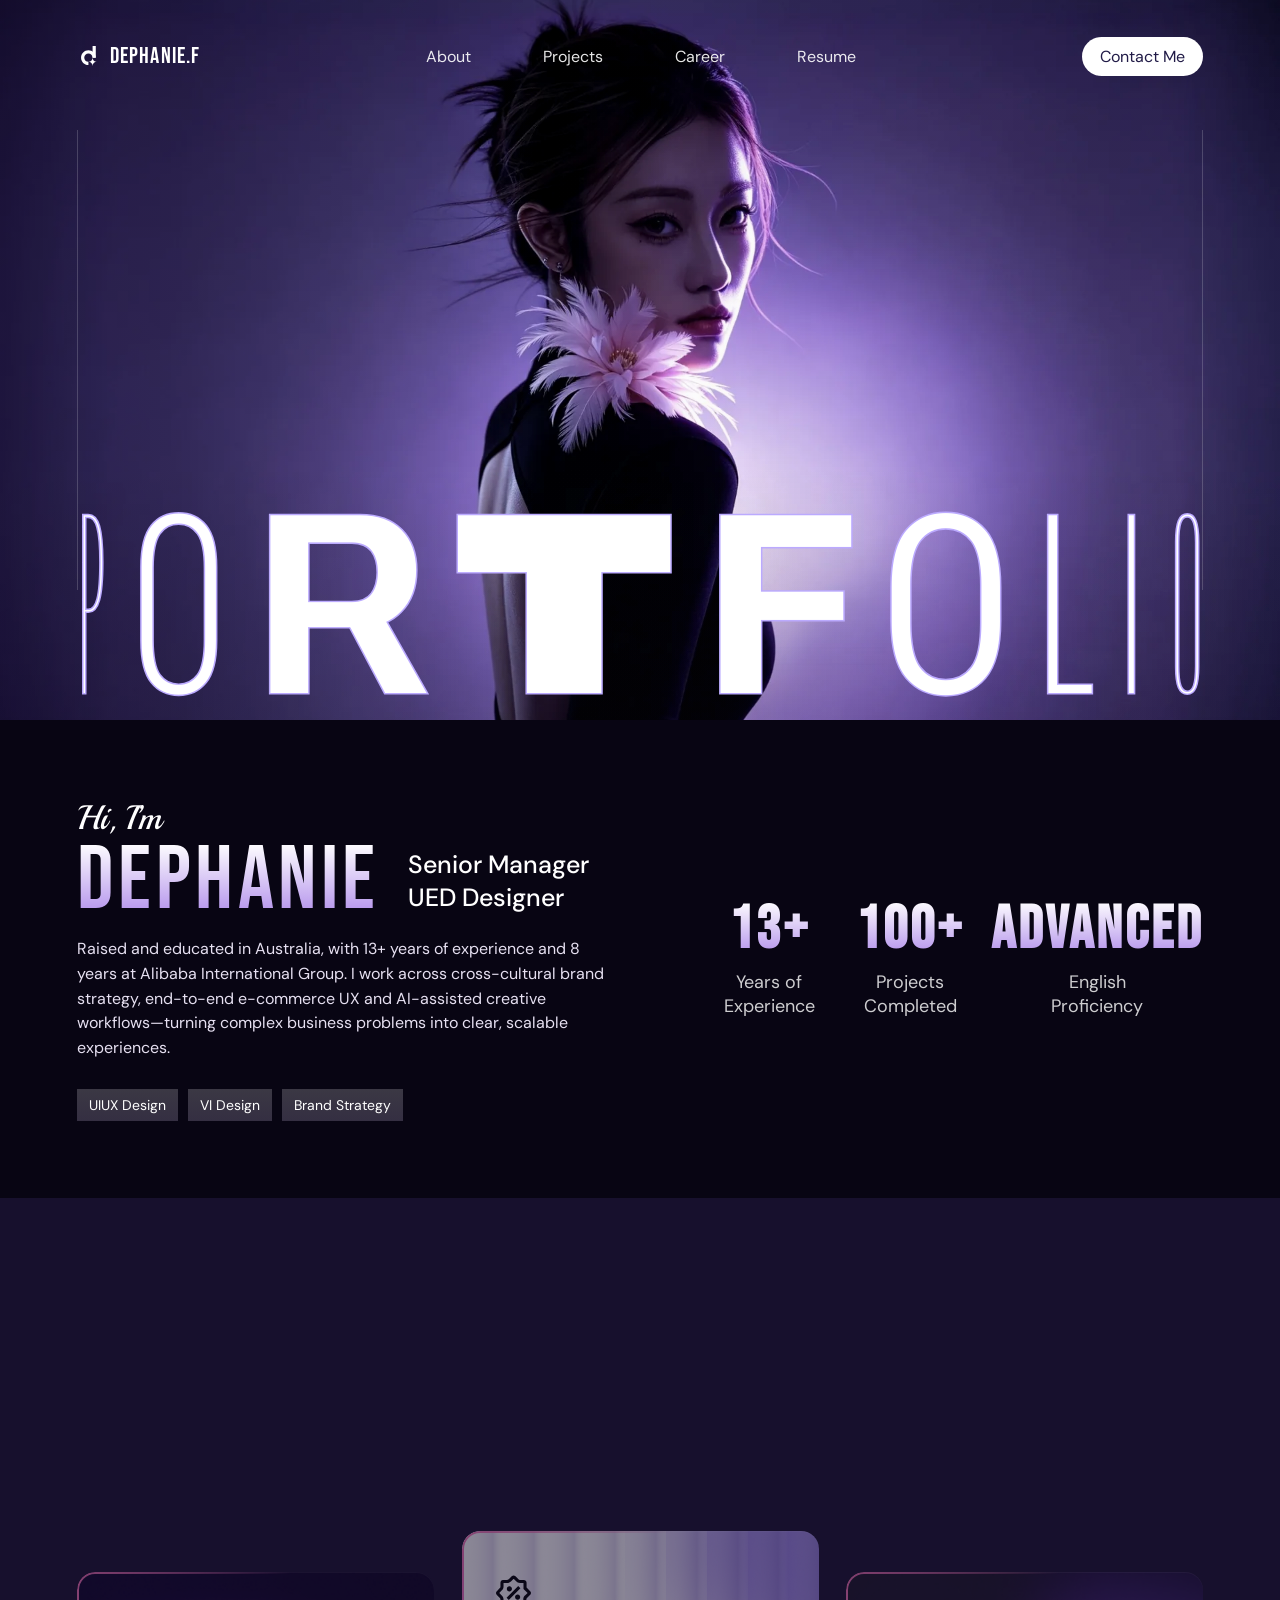
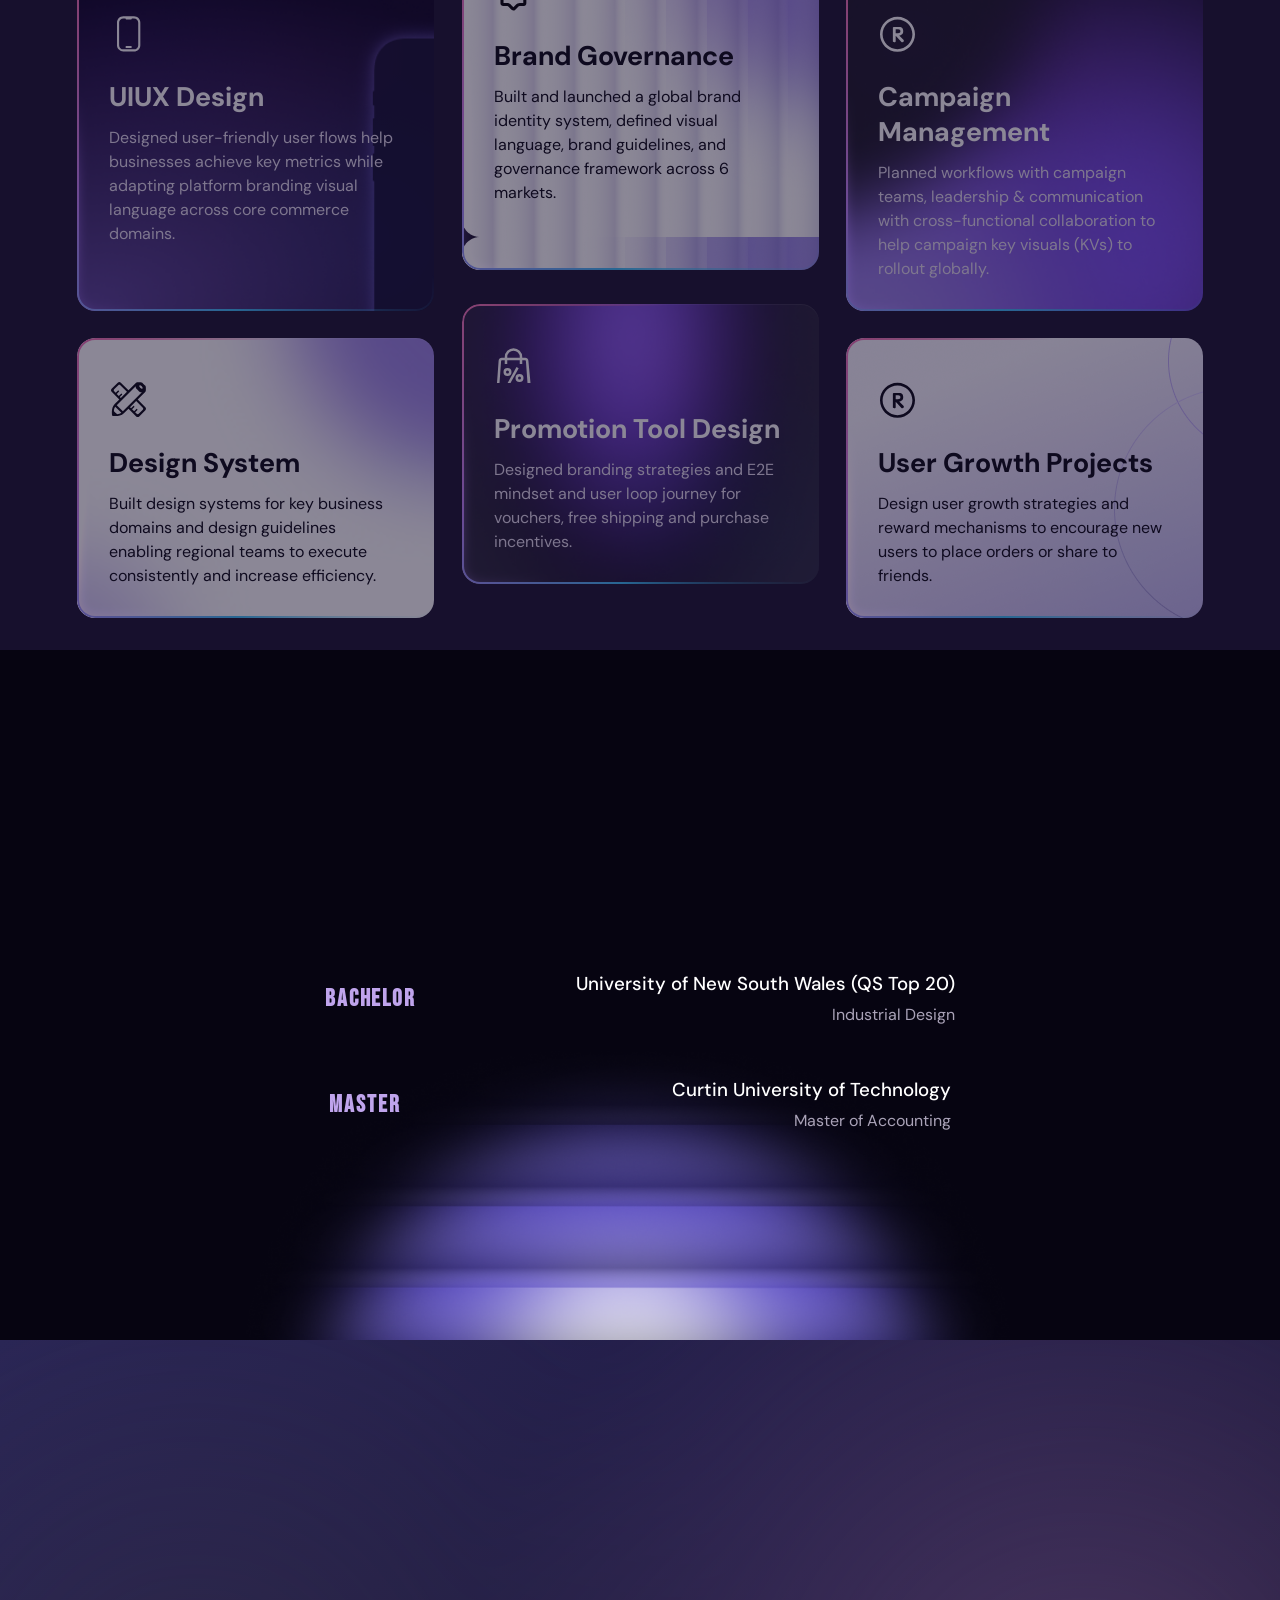
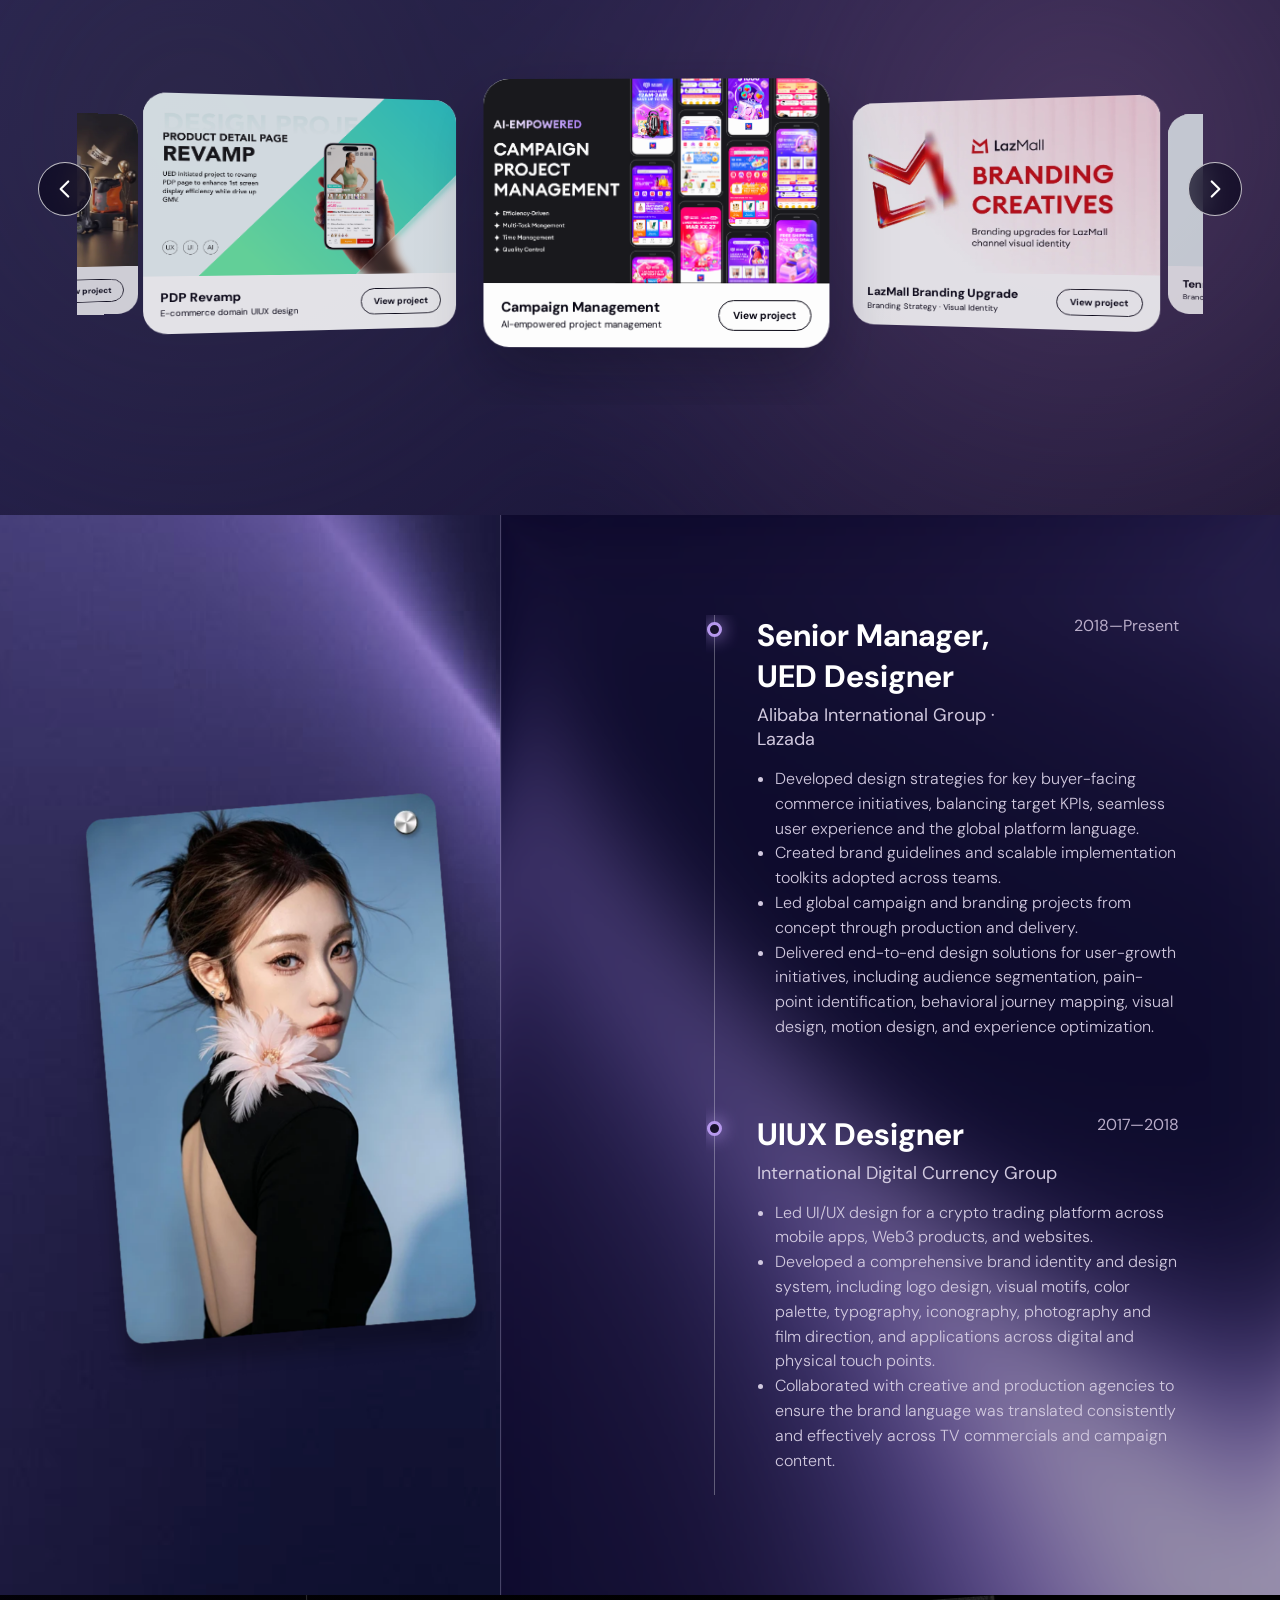
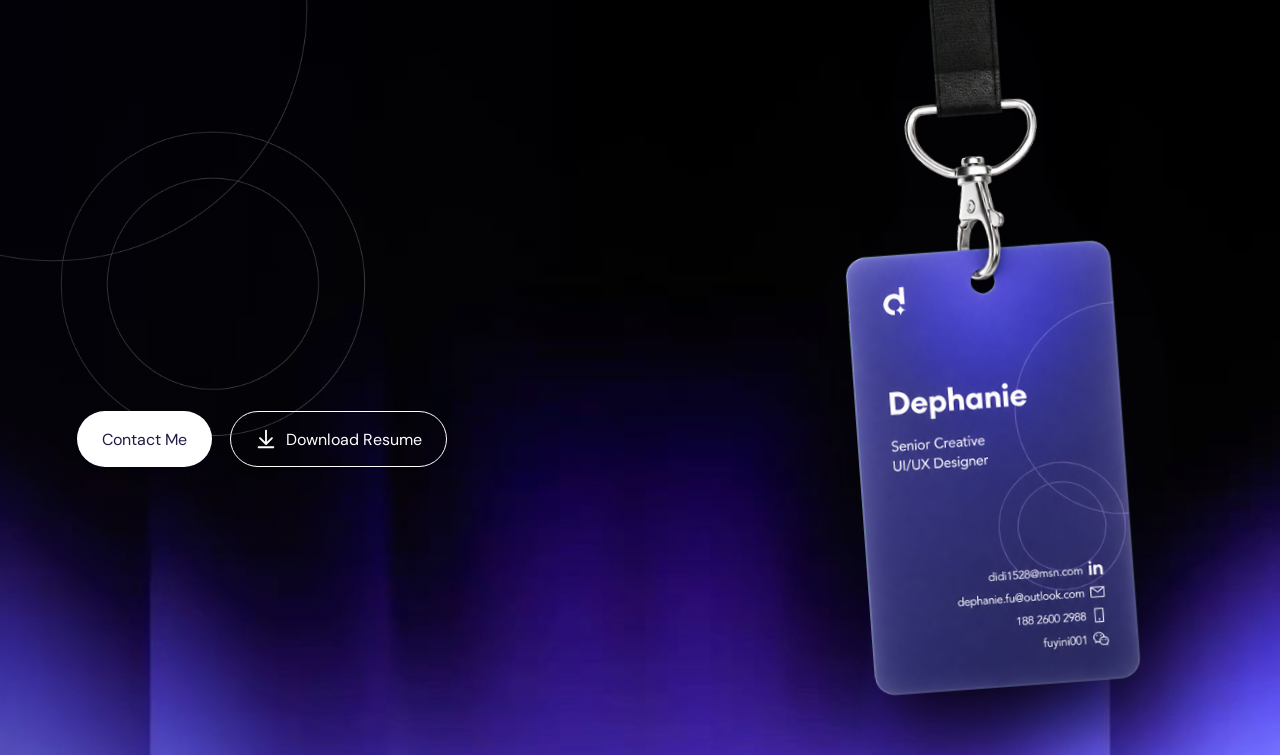
<file: index.html>
<!doctype html>
<html lang="en" data-page-node-id="dZkIAW93M216IIinAmGncE">
  <head data-page-node-id="f9boPJt6WvNyUsXPJ761wu">
    <meta charset="UTF-8" data-page-node-id="ybzOubWxkTCdwHczSUPWO3" />
    <meta name="viewport" content="width=device-width, initial-scale=1.0" data-page-node-id="dWdGxOxa3iA0UjEC90iXdb" />
    <meta name="theme-color" content="#080513" data-page-node-id="9LwdO5mnt2JTacxfe10avu" />
    <title>Dephanie.F — Senior Creative UI/UX Designer</title>
    <meta name="description" content="Dephanie Fu — Senior Manager, UED Designer at Alibaba International Group (Lazada). 13+ years across cross-cultural brand strategy, end-to-end e-commerce UX and AI-assisted creative workflows. Selected work: PDP revamp, campaign management, LazMall and Tennix brand systems, user growth and AI shopping." data-page-node-id="XOkydQq6T2eomemDvZhY0y" />
    <meta name="author" content="Dephanie Fu" data-page-node-id="LTf8VALXhmIWnYnNZ3WEfX" />
    <link rel="canonical" href="https://dephaniefu.github.io/dephanie-portfolio/" data-page-node-id="Nr532ou0qoQYebgsYPTwkK" />
    <link rel="icon" href="assets/mark.svg" type="image/svg+xml" data-page-node-id="doTZdgYx1ZwBCosFdxPtlt" />
    <meta property="og:type" content="website" data-page-node-id="phnRDWJbzHJLM2uLk2qet8" />
    <meta property="og:site_name" content="Dephanie.F" data-page-node-id="F8FrHJ7hKISiRdKUipQQe1" />
    <meta property="og:title" content="Dephanie.F — Senior Creative UI/UX Designer" data-page-node-id="XBd0LvHfiYO55h8HsRagGx" />
    <meta property="og:description" content="13+ years of cross-cultural brand strategy, e-commerce UX and AI-assisted creative work. Selected projects, career journey and resume." data-page-node-id="d3spUlSdjKMidHNRQkMO5V" />
    <meta property="og:url" content="https://dephaniefu.github.io/dephanie-portfolio/" data-page-node-id="oc0eCv0EEBK5Sa8NqAZQoE" />
    <meta property="og:image" content="https://dephaniefu.github.io/dephanie-portfolio/assets/hero.webp" data-page-node-id="1rwhqNOQTowkXp6MxPo9Xh" />
    <meta property="og:image:width" content="1920" data-page-node-id="5PEDmKzuMWGzKK8KlmRVdQ" />
    <meta property="og:image:height" content="1280" data-page-node-id="k06pFDDmQPY3RqA3r9HQlA" />
    <meta property="og:image:alt" content="Dephanie.F portfolio hero artwork" data-page-node-id="e88cGzMSsgUGaHbRTbWevj" />
    <meta property="og:locale" content="en_US" data-page-node-id="ClKuBeOPLfd7Z3mEQYnWP3" />
    <meta name="twitter:card" content="summary_large_image" data-page-node-id="8CKRU6kupAkRDIPIEIhkyS" />
    <meta name="twitter:title" content="Dephanie.F — Senior Creative UI/UX Designer" data-page-node-id="j4eCK3C4OEgLu1WGAC5YCh" />
    <meta name="twitter:description" content="13+ years of cross-cultural brand strategy, e-commerce UX and AI-assisted creative work." data-page-node-id="YRBLEttFiaqWEMOkwIQgAZ" />
    <meta name="twitter:image" content="https://dephaniefu.github.io/dephanie-portfolio/assets/hero.webp" data-page-node-id="Hl5Vj7m45IXzCksf4vRPDK" />
    <link rel="preconnect" href="https://fonts.googleapis.com" data-page-node-id="Y0Wtuk1734v1PpgLquWqNT" />
    <link rel="preconnect" href="https://fonts.gstatic.com" crossorigin data-page-node-id="rmhlk76g7pfM3j9UWrn8YG" />
    <link rel="preload" href="assets/hero.webp" as="image" fetchpriority="high" data-page-node-id="OFvE4hDLyeM4dqSRr0VLZs" />
    <link href="https://fonts.googleapis.com/css2?family=Bebas+Neue&family=DM+Sans:wght@300;400;500;600;700&family=Playball&family=Roboto+Flex:opsz,wdth,wght@8..144,25..151,100..1000&display=swap" rel="stylesheet" data-page-node-id="7VMhonWKl9kgsGhdF1XwaB" />
    <link rel="stylesheet" href="src/styles.css?v=20261113-3" data-page-node-id="epEHCdbbspxvjUFF8UnyEw" />
    <link rel="stylesheet" href="src/border-glow.css?v=20260831" data-page-node-id="A3l90erXczicomDB6JaBP4" />
  </head>
  <body data-page-node-id="X8t3a1x06WHZUW4ySurV9p">
    <main data-page-node-id="l6y1Pl4DasI8lRntBQY5Lw">
      <header class="hero" id="top" data-page-node-id="W4Zaf3vc2GMqCsZzmgKAjS">
        <nav class="nav shell" data-page-node-id="Dg6AA7RJXvKZg8m7lDytWJ">
          <a class="brand" href="#top" data-page-node-id="sfkNFfrhMVGGEstNw4L2zx"><img src="assets/mark.svg" alt="" data-page-node-id="7yDvXCsIReoW5Dbwx6uB4Y" />Dephanie.F</a>
          <div class="nav-links" id="nav-links" data-page-node-id="gMhzytwrAOrloHdMS6LA4e"><a href="#about" data-page-node-id="sQRq3tJExIzCEBMeVkFeQ0">About</a><a href="#projects" data-page-node-id="TsT6XAY41s3XCC2fgJ1ZYj">Projects</a><a href="#career" data-page-node-id="BQCBBTSnZHWdtNxm4k8O12">Career</a><a href="#education" data-page-node-id="fVgWMZ2VQGNcDw5Ejg2Ylv">Resume</a><a class="nav-panel-contact js-email-compose" href="#contact-compose" role="button" data-page-node-id="ynKrjnBh9qSG0Sp2qZAHYf">Contact Me</a></div>
          <div class="nav-actions" data-page-node-id="lspFHiyh9dZ8krWJ1SjROQ">
            <a class="button light compact js-email-compose" href="#contact-compose" role="button" data-page-node-id="bwVeWRpQOg3plzFFDePDBx">Contact Me</a>
            <button class="nav-toggle" id="nav-toggle" type="button" aria-expanded="false" aria-controls="nav-links" aria-label="Open menu" data-page-node-id="i0fDfA6QdbDGGGnZhzC1uh"><span data-page-node-id="VAs5JTAO1l3YP8niT16U5g"></span><span data-page-node-id="sTuTlLOlktY6iXZfwUz9Ou"></span></button>
          </div>
        </nav>
        <div class="hero-photo" aria-hidden="true" data-page-node-id="uezShXJPGYv48tTPK5jNE7"><video class="hero-video" muted loop playsinline preload="metadata" poster="assets/hero.webp" data-page-node-id="jDCg96wrCjGMHDLe2Muclj"><source src="assets/hero-motion.mp4" type="video/mp4" data-page-node-id="xMmHxc3BrIvMxlswJ5u3ZM" /></video></div><div class="frame-lines" aria-hidden="true" data-page-node-id="ceSC0yaE2B0z0F5SO4yvAA"></div>
        <div class="text-pressure-shell shell" aria-label="Portfolio" data-page-node-id="gu0IWMED4VuTgXt5YIVdgo">
          <h1 class="text-pressure-title" data-text-pressure="Portfolio" data-page-node-id="YKILw0VqBHHfciDbmIrsvx"></h1>
        </div>
      </header>

      <section class="about shell" id="about" data-page-node-id="w682ARTDSe6dmwJPHNCsHc">
        <div class="about-copy" data-page-node-id="IhpCIaX1cyozFJ3wpVCLVI">
          <p class="script" data-page-node-id="PaMyC31dYYqlW5jWk9nZDG">Hi, I’m</p>
          <div class="name-row" data-page-node-id="o5Ds8tooKBf6uB8d70szTu"><h1 data-page-node-id="WuH3EDrpIJiAAxzAE32wpb">DEPHANIE</h1><h3 data-page-node-id="tpW0u2QH0d6QdiDPZmCQbC">Senior Manager<br data-page-node-id="9jDmGEosUyAzrBijOHy6PX"/>UED Designer</h3></div>
          <p data-page-node-id="3ybZGEOjeUxOU0XLLypL0P">Raised and educated in Australia, with 13+ years of experience and 8 years at Alibaba International Group. I work across cross-cultural brand strategy, end-to-end e-commerce UX and AI-assisted creative workflows—turning complex business problems into clear, scalable experiences.</p>
          <div class="tags" data-page-node-id="SvDM2vnwb0JzOHXgEVgBSL"><span data-page-node-id="FhDqe0mFurWky0SdC9jo4R">UIUX Design</span><span data-page-node-id="GnpxVqdHl9rXEVp6AyTHQM">VI Design</span><span data-page-node-id="rf9MMwh21l8OPCfVq0Zb5N">Brand Strategy</span></div>
        </div>
        <div class="stats" data-page-node-id="eti5NHqKocYEejyH3tYyFD"><div data-page-node-id="oAiFqIvpqsKji7AnCUErMp"><b data-page-node-id="9c7GbMpSL4VGkPPcY89KXu">13+</b><span data-page-node-id="1FcnNyv68DDlWjdpCJ2J2j">Years of<br data-page-node-id="QCWilPZiZezj1NxgZPxsCl"/>Experience</span></div><div data-page-node-id="wAFjcyV7i9LPRw3sCLTflA"><b data-page-node-id="13UtRlBpT7vIk0bDTyRGIS">100+</b><span data-page-node-id="Vlmue3dvm812q3pc9vfIv4">Projects<br data-page-node-id="zdLiAL8NW1qWKrXH1gQrGh"/>Completed</span></div><div data-page-node-id="GCcCBhGV8LjQKJSl14pVX7"><b class="wide" data-page-node-id="48zyYjHACQ9ZPZI4vDdYWA">ADVANCED</b><span data-page-node-id="Eylae2HqcLVWPWLVGnBoWe">English<br data-page-node-id="Yy6T0CGMUkrvp2NSFvP27F"/>Proficiency</span></div></div>
      </section>

      <section class="skills section-pad" data-page-node-id="z6eJ8NLPqHM8AxyMQkIFsf">
        <div class="aurora-container" aria-hidden="true" data-page-node-id="RNLtER7GeuEVobQGcOPnxH"></div>
        <div class="section-title" data-page-node-id="TGfxYGqZgEhBwmPIma3yMX"><span data-page-node-id="YnizJsp95uxMiocTnQgqWz">My</span><h2 data-page-node-id="xxF6NDkF0mGzbzBby5qUKw">SKILLSETS</h2><i data-page-node-id="woDKNEZNTAVpVhD3gcRhk8"></i></div>
        <div class="skills-grid shell" data-page-node-id="XRJOJ0G4NJ9uE1RxepstT6">
          <article class="skill-card" data-page-node-id="CfIBLfkMLPHFkLCRIcm6DO"><img src="assets/icon-uiux.svg" alt="" width="40" height="40" loading="lazy" decoding="async" data-page-node-id="W55DWOXoBT6tIHr5A02RPb" /><h3 data-page-node-id="9IW5QpMM0ZxMNqqBkdiiKA">UIUX Design</h3><p data-page-node-id="5uljj7Ii6qFuY6dc0Y2hMp">Designed user-friendly user flows help businesses achieve key metrics while adapting platform branding visual language across core commerce domains.</p></article>
          <article class="skill-card" data-page-node-id="v6N9e1h74DYAggc8keQ14T"><img src="assets/icon-brand.svg" alt="" width="40" height="40" loading="lazy" decoding="async" data-page-node-id="XboXaOGGZN6ukqDEwOMsOT" /><h3 data-page-node-id="KgHRGZJVeo5Geq3lGYO9cm">Brand Governance</h3><p data-page-node-id="6n0N8OMFb6FnUSMpp30y8r">Built and launched a global brand identity system, defined visual language, brand guidelines, and governance framework across 6 markets.</p></article>
          <article class="skill-card" data-page-node-id="vzfwdoyGM4Qfv2rdbJAJDh"><img src="assets/icon-projects.svg" alt="" width="40" height="40" loading="lazy" decoding="async" data-page-node-id="e88vJsTwtBZc0OpeTBHopG" /><h3 data-page-node-id="WVsLF47iXROV7usS6dn9tO">Campaign Management</h3><p data-page-node-id="joxuqBfnnypCGADCk1fAU1">Planned workflows with campaign teams, leadership &amp; communication with cross-functional collaboration to help campaign key visuals (KVs) to rollout globally.</p></article>
          <article class="skill-card" data-page-node-id="N7V5sLtdOOVyj2Eb5ZFiTm"><img src="assets/icon-system.svg" alt="" width="40" height="40" loading="lazy" decoding="async" data-page-node-id="NolRFWvwoVwyBpJXHuAxOb" /><h3 data-page-node-id="j6aZyhmeTDEcLMrwI69sli">Design System</h3><p data-page-node-id="Xf249FNgAiCb7XGedZMoZB">Built design systems for key business domains and design guidelines enabling regional teams to execute consistently and increase efficiency.</p></article>
          <article class="skill-card" data-page-node-id="XhdCBvjebtErMxIcnSwHKi"><img src="assets/icon-promo.svg" alt="" width="40" height="40" loading="lazy" decoding="async" data-page-node-id="bUZq3WtnvuNcHwjKECH6ct" /><h3 data-page-node-id="B8V5Zxx96OisR1t1rKmkU0">Promotion Tool Design</h3><p data-page-node-id="BsRcLhNiik45BNDRGW0T1w">Designed branding strategies and E2E mindset and user loop journey for vouchers, free shipping and purchase incentives.</p></article>
          <article class="skill-card" data-page-node-id="BWT4NqZj25PzgFetWNxzUO"><img src="assets/icon-projects.svg" alt="" width="40" height="40" loading="lazy" decoding="async" data-page-node-id="C64mnDEvvpdABkBPcB0txV" /><h3 data-page-node-id="RWBwuhp9qk3yaxLj7ov0bG">User Growth Projects</h3><p data-page-node-id="I7vofTRtWwmKTPy1G1eNHu">Design user growth strategies and reward mechanisms to encourage new users to place orders or share to friends.</p></article>
        </div>
      </section>

      <section class="education section-pad" id="education" data-page-node-id="CekuJwyIyFuihJzIwsjNMH">
        <div class="section-title" data-page-node-id="Y6cbVgf68iDSPdFacpcxtW"><span data-page-node-id="cY8dVV0bLAz8C0HnIVxoTX">My</span><h2 data-page-node-id="PVkq5k8toUDYLhAowBEKkp">EDUCATION</h2><i data-page-node-id="oaPYliZ57p2iVF3NDg3jjZ"></i></div>
        <div class="education-list shell" data-page-node-id="Lm6blVL01hI2WF0Ab8wRvc"><article data-page-node-id="oYMeCk40g7gUwaKuAYLFmo"><strong data-page-node-id="hPLGxygeWWU9COhKC6Hh1s">BACHELOR</strong><div data-page-node-id="23RAPjfWjkFYIgUCygxHSd"><h3 data-page-node-id="TSUCiFQSAzzl6akhqUgAo1">University of New South Wales (QS Top 20)</h3><p data-page-node-id="D5EO5zK0AAAopajYH3Ponk">Industrial Design</p></div></article><article data-page-node-id="Sza9heyrWoOISGH73J3vt1"><strong data-page-node-id="dstNkQCfBAMzcUPC7EU4LW">MASTER</strong><div data-page-node-id="rxkrtEV8TfKueIxxtXCGcC"><h3 data-page-node-id="hLWTV51lVBv3gA5wNKHsIq">Curtin University of Technology</h3><p data-page-node-id="zH8v598tCazJkkAVPeGo3I">Master of Accounting</p></div></article></div><div class="education-glow" data-page-node-id="pZOdR2Za6Tnb3M3a8Js7Cm"></div>
      </section>

      <section class="projects section-pad" id="projects" data-page-node-id="j85peCWiZUvh3GhHjKzaHr">
        <div class="section-title" data-page-node-id="0ova54YR3tyBlXdE6vFRyY"><span data-page-node-id="3QbId1tEAAdkh5u2k9d8SD">My</span><h2 data-page-node-id="vPmDWfQZzCIWVy2jWzuoyF">PROJECTS</h2><i data-page-node-id="NjgKUpVh12Hr4BEjQMnGH5"></i></div>
        <div class="project-grid shell" data-page-node-id="iYkXLYAQZQZ4v5bdN2Sedl">
          <article class="project-card" data-page-node-id="tvl0XgpJp5i5qRgBe86W6s"><div class="project-showcase project-showcase-image" data-page-node-id="9yBIa4kJdJHIPYwrh6ayVp"><img class="project-cover-image" src="assets/project-pdp-revamp-cover.png" alt="PDP Revamp project" width="650" height="384" loading="lazy" decoding="async" data-page-node-id="fAZnF4xRG5Qmlj4RSqUpUG" /></div><div class="project-meta" data-page-node-id="H6BlfFk7k2pXefo96DxLOO"><div data-page-node-id="VUlZL1TVJeOp5DfG4AmvPG"><h3 data-page-node-id="2mDq8Ni1gLmq2agctxbkS5">PDP Revamp</h3><p data-page-node-id="D2zvoFlNswe8Zjqj734nEj">E-commerce domain UIUX design</p></div><a href="project-pdp.html" data-page-node-id="UVtQ75VC6374DFE9wud6cj">View project</a></div></article>
          <article class="project-card" data-page-node-id="sM6PTSs5AnmSjZjHttCpDg"><div class="project-showcase project-showcase-image" data-page-node-id="6PomCV9r91mEa2APuiR6pb"><img class="project-cover-image" src="assets/project-campaign-cover.png" alt="AI-empowered campaign management project" width="650" height="384" loading="lazy" decoding="async" data-page-node-id="AMmQlKjJPzH7Sx6YjErCCd" /></div><div class="project-meta" data-page-node-id="hLPxuJpvwMIpSe3KWvypYP"><div data-page-node-id="rZJAMsHm4s9bx039NTt94E"><h3 data-page-node-id="YLf1gae6ZOWdFLzTD3WjFd">Campaign Management</h3><p data-page-node-id="18cBfHG7EeChrCa7cRZ0be">AI-empowered project management</p></div><a href="project-campaign.html" data-page-node-id="qDC0uA8KxivmJ1Mwf4XElH">View project</a></div></article>
          <article class="project-card" data-page-node-id="uLSrCpMOMXAq0fuu8XxruE"><div class="project-showcase project-showcase-image" data-page-node-id="SGmmyuICCSuglGAAYJN2HA"><img class="project-cover-image project-cover-contain" src="assets/project-lazmall-cover.webp" alt="LazMall branding upgrade project" width="650" height="384" loading="lazy" decoding="async" data-page-node-id="eHYiOS39e5ouw5JLVdetFj" /></div><div class="project-meta" data-page-node-id="VMjoUGhDH50t1MtCWqMynH"><div data-page-node-id="7KOHzAKesTdCKFy3RwBOrl"><h3 data-page-node-id="oNtb4Tqis5cyjs9HkFaGCc">LazMall Branding Upgrade</h3><p data-page-node-id="9UdXaFSI0HeZBYm0ZCSV7h">Branding Strategy · Visual Identity</p></div><a href="project-lazmall.html" data-page-node-id="dRpmSB5vwD31Xb2WYCPzdC">View project</a></div></article>
          <article class="project-card" data-page-node-id="Z7f9KVhKKG7VCnxoYVd3RL"><div class="project-showcase project-showcase-image" data-page-node-id="ahBSl1GOdrkKy7gbZKglt7"><img class="project-cover-image" src="assets/tennix-vi-cover.webp" alt="Tennix branding guidelines project" width="650" height="384" loading="lazy" decoding="async" data-page-node-id="x1M9Eix8w94ANaJAiAiVTk" /></div><div class="project-meta" data-page-node-id="MtOnloVQGmGB9hFRDpehpt"><div data-page-node-id="6e7McGRBCwUxYjo4IHNPGL"><h3 data-page-node-id="YnxQmREgc8TGEmQUSEKnNm">Tennix Branding Guidelines</h3><p data-page-node-id="0OWfgCum9D2jo9vTRtF3XF">Branding Visual Identity System</p></div><a href="project-tennix.html" data-page-node-id="E0D5IIcENb6ve1a2EN6e1v">View project</a></div></article>
          <article class="project-card" data-page-node-id="TX1WVEpjS64s34nRHR265r"><div class="project-showcase project-showcase-image" data-page-node-id="XmwrI8S4hJ7ejcQAKBjxE0"><img class="project-cover-image" src="assets/project-user-growth-cover.png" alt="User Growth invite and rewards project" width="650" height="384" loading="lazy" decoding="async" data-page-node-id="D9vbyQGCLjUB46IMaaZsTn" /></div><div class="project-meta" data-page-node-id="gS69Z60M677NR5kF5GRRW2"><div data-page-node-id="cMVXmuNBYCUHEWUFjgi9kH"><h3 data-page-node-id="MnOTeVRLsFZiP4QMgYJrjE">User Growth Project</h3><p data-page-node-id="x10AMHLIqhRu5mvEaaEYzp">Referral game product and UIUX design</p></div><a href="project-ug.html" data-page-node-id="rAYIJLl9yFgA6t31Hvk9qQ">View project</a></div></article>
          <article class="project-card" data-page-node-id="kT1kgt4F0HCHbsbHewycZV"><div class="project-showcase project-showcase-image" data-page-node-id="tyGCU1DrTd9alPTy3PWOu2"><img class="project-cover-image" src="assets/project-ai-shopping-cover.png" alt="AI Projects cover" width="650" height="392" loading="lazy" decoding="async" data-page-node-id="UuB4ceDDI20egYREu67K5X" /></div><div class="project-meta" data-page-node-id="2PHinqPMEwHL8RoV4Am3G9"><div data-page-node-id="WcTGq32kbnp8fU8YfOPoPb"><h3 data-page-node-id="1L15E4DTkA37l1FZSQYrIJ">AI Projects</h3><p data-page-node-id="PwjuCJGP950yEVFmB4dmFa">AI-powered purchase decision assistance</p></div><a href="project-ai.html" data-page-node-id="VINRDcfer16jZiyPqUSJLG">View project</a></div></article>
          <article class="project-card" data-page-node-id="eo9EwsxKvW56kgurqeOQoP"><div class="project-showcase project-showcase-image" data-page-node-id="a7PEnWSgh57IzPxUaDYaSS"><img class="project-cover-image" src="assets/tennix-web-card.webp" alt="Tennix website revamp cover" width="840" height="576" loading="lazy" decoding="async" data-page-node-id="ggFjJJETXGDqCAskPwX8fn" /></div><div class="project-meta" data-page-node-id="BsNoRwI7UIxgXMtVbB7eCN"><div data-page-node-id="LIgogZ9Ziu8Ej9owPVAexA"><h3 data-page-node-id="JxHyoANMiJzOrzuK8EC0Y4">Tennix Website Design</h3><p data-page-node-id="N7WrOfKz4Fnwd4ENVGQYsQ">Official website revamp</p></div><a href="https://tenniix.ai" target="_blank" rel="noopener" data-page-node-id="h5s6oGplTQlEJVvv4VcZ14">View project</a></div></article>

        </div>
      </section>

      <section class="career" id="career" data-page-node-id="ICAQU1WaoNo0EHXEtVQgAA"><div class="career-shell shell" data-page-node-id="GlHWLCsuImimUvQrH2VAJt">
        <div class="portrait-wrap" data-page-node-id="tDxBo2JCQZa1gMqulTw5MI"><img src="assets/portrait-001.webp" alt="Dephanie portrait" width="616" height="847" loading="lazy" decoding="async" data-page-node-id="6XlQRW7uAWGaax8JutYhEU" /></div>
        <div class="timeline" data-page-node-id="kQ9YdbTvzUSjrOC9v5eOat"><div class="section-title" data-page-node-id="VUVxCLk7wwwSHFYRz1ypvp"><span data-page-node-id="1PbdpK2FxP7wgNb7vmfoEK">My</span><h2 data-page-node-id="CSjORn2tTZolOf4PmFIgDS">CAREER JOURNEY</h2><i data-page-node-id="En7wsAHaFFRRbruwayl6vC"></i></div><div class="timeline-scroll" data-page-node-id="eXVRM06sNvzFn8baIzH6co">
          <article class="job" data-page-node-id="BY8iZBfTHKwBDahOOQJno6"><span class="dot" data-page-node-id="Nh1Z1ZzGYMDdwem6jUVn3v"></span><div class="job-head" data-page-node-id="nWcxa0b8Y29eeX3IjCy0G7"><div data-page-node-id="CNB5sv0APvj1RtZhbkHqCD"><h3 data-page-node-id="kX6BaKFs1hznEZzbTSQIIn">Senior Manager, UED Designer</h3><p data-page-node-id="DjMeg5hMdrfNCde2a66Shz">Alibaba International Group · Lazada</p></div><time data-page-node-id="tdFsa80QXzaW3DO0oxlkgk">2018—Present</time></div><ul data-page-node-id="5MsV8UAKNnuT9ZWokEBHNi"><li data-page-node-id="C9nMjNTfjW9nmBEGx2k64W">Developed design strategies for key buyer-facing commerce initiatives, balancing target KPIs, seamless user experience and the global platform language.</li><li data-page-node-id="PzbV865zwzG8Q60n6AKn88">Created brand guidelines and scalable implementation toolkits adopted across teams.</li><li data-page-node-id="6MCnofVqLPl4E4uZhDHFPf">Led global campaign and branding projects from concept through production and delivery.</li><li data-page-node-id="QaEzyqnWhEnp2rIbAvRr6e">Delivered end-to-end design solutions for user-growth initiatives, including audience segmentation, pain-point identification, behavioral journey mapping, visual design, motion design, and experience optimization.</li></ul></article>
          <article class="job" data-page-node-id="s7VqeiHabvI06YLbLto8fG"><span class="dot" data-page-node-id="4qOneLIDLluBnhBfgHNMOx"></span><div class="job-head" data-page-node-id="4WNScNdcvRXDZCrwDmDeIm"><div data-page-node-id="1RnqVT1fHxu4QqS5DAYqxQ"><h3 data-page-node-id="tRuFKiCwH2EtgGZwOhX2xo">UIUX Designer</h3><p data-page-node-id="5ZlR0w84ZYrm6Vv2t1ojXH">International Digital Currency Group</p></div><time data-page-node-id="1HknnGThu3R741WDLDOrvj">2017—2018</time></div><ul data-page-node-id="mAZdzA6YgOIrPcLYMBlAk9"><li data-page-node-id="5sxuFJls7ql5zJU12e1LBF">Led UI/UX design for a crypto trading platform across mobile apps, Web3 products, and websites.</li><li data-page-node-id="ePNBJ5NsNos1avSNr5kAkU">Developed a comprehensive brand identity and design system, including logo design, visual motifs, color palette, typography, iconography, photography and film direction, and applications across digital and physical touch points.</li><li data-page-node-id="u3F7PDpPAv7UGdfMBYvD0v">Collaborated with creative and production agencies to ensure the brand language was translated consistently and effectively across TV commercials and campaign content.</li></ul></article>
          <article class="job" data-page-node-id="eEAuVoHJ2sDlB1IjWOOGvw"><span class="dot" data-page-node-id="kPeW8OpgXh8YIEe37XyZAp"></span><div class="job-head" data-page-node-id="kZRc7C8AT37jk08OLJvly6"><div data-page-node-id="FCcfm1ylbHac3q5Inw6t8D"><h3 data-page-node-id="AwYonqYzMI13BgERgCQEF3">UIUX Designer</h3><p data-page-node-id="nXAEIZPOh9IZmSeo7yOqL6">Passfeed App HK</p></div><time data-page-node-id="Gf4yZWaCnsHjQKD9Htazan">2015—2017</time></div><ul data-page-node-id="2991MUyrz3wG4FM3fQH317"><li data-page-node-id="vxdkxo696aJBdq6jkUvfZJ">Led end-to-end UI/UX design for an online food-ordering platform across mobile apps and web experiences.</li><li data-page-node-id="8uuRqzAsZRRP7v8X1SJCRK">Designed core product pages and key user-facing channels from initial concept and user-flow development through prototyping and final delivery.</li><li data-page-node-id="iJe1g0QQneBcKlqyYXYKnM">Developed a comprehensive brand identity and design system, including the logo, visual language, color palette, typography, iconography, photography, and applications across digital and physical touch points.</li></ul></article>
          <article class="job" data-page-node-id="QeYcQ0s25UwzXkXHuuM9Qt"><span class="dot" data-page-node-id="aSOFbgnjOAL43qA1bFi2t1"></span><div class="job-head" data-page-node-id="BaoDp3MACPafVF0ebI8QbV"><div data-page-node-id="kKh2AgZIhqdIkUowp4FNeP"><h3 data-page-node-id="nwe6Skt4A7jnDUgWJ2DsC4">Visual / Product Designer</h3><p data-page-node-id="FlR4CzFaGIh4ZC0UmmsMOq">Zerolemon LLC USA</p></div><time data-page-node-id="xx251ap2jsG3lK5qHSo2Kb">2013—2015</time></div><ul data-page-node-id="Txh76X0kGqCmdezPTRC4I7"><li data-page-node-id="kwPhlRdTo3cxg5F4mYgFyw">Developed a comprehensive brand identity and design system, including logo design, visual language, color palette, typography, iconography, photography, and TV commercial direction.</li><li data-page-node-id="BF8HgUDxIst2XPl249Eh2G">Designed offline marketing collateral, including campaign posters, brochures, catalogues, and other print materials.</li><li data-page-node-id="QV8FAcxQuTbMYkvaMbMA9j">Created digital marketing assets across social media, email campaigns, websites, and display banners.</li><li data-page-node-id="o0f3fuHfSUWHvB7yDJCpzI">Collaborated with creative and production agencies to ensure consistent and effective brand expression across advertising campaigns, creative assets, and short-form video content.</li></ul></article>
          <article class="job" data-page-node-id="zZb8NW0QiUClJUJpA9QfLr"><span class="dot" data-page-node-id="OrBEIQE3EkZH2rAEbPBL8K"></span><div class="job-head" data-page-node-id="ceqeffrrqUFqJrPPAxeuWU"><div data-page-node-id="mqKUPSD96MZAR3QsZjYKN2"><h3 data-page-node-id="njaaPZkx5bEzBGb0TFHlnq">Marketing Assistant</h3><p data-page-node-id="9omLu61eUUIJdGKy6AkOjH">KPMG Advisory China</p></div><time data-page-node-id="lzWaSLrWCHNx5WueWYNAiQ">2012—2013</time></div><ul data-page-node-id="tDRQutTS13FP11M6FEG6tn"><li data-page-node-id="fxKE5f74b4yOfiIsD65B9N">Designed corporate marketing and communication materials, including presentation decks, brochures, and promotional assets.</li><li data-page-node-id="QOwGAx6wcrNVGmB6zr5lu9">Provided English interpretation and communication support for international delegates.</li><li data-page-node-id="dNkevHexYl2geIjX1eKw7W">Managed end-to-end conference planning and delivery, including venue sourcing and booking, budgeting and cost control, agenda development, vendor coordination, attendee management, marketing support, on-site execution, and post-event follow-up.</li></ul></article>
        </div></div>
      </div></section>

      <footer class="contact" data-page-node-id="pZ2dbh1tqF41bU3rIF3vr3"><div class="contact-copy shell" data-page-node-id="YLzMWKGaGqiYQk5py2ph0F"><h2 data-page-node-id="9ygQq0vRD0x9yjFrRuDACE">THANK YOU!</h2><div data-page-node-id="GXJqMeZPahGDlaSLATpfBs"><a class="button light js-email-compose" href="#contact-compose" role="button" data-page-node-id="TADK7h2asd4qiwTcLKW2vl">Contact Me</a><a class="button ghost" href="assets/CV_Dephanie_SrUED_2026_EN.pdf" download="CV_Dephanie_SrUED_2026_EN.pdf" data-page-node-id="qYdccbJDFvlcz1B9vDMAMB"><img src="assets/icon-download.svg" alt="" width="22" height="22" data-page-node-id="bFm4T14hHYf5y9EX97Sh2j" />Download Resume</a></div></div><div class="contact-lanyard" aria-label="Interactive Dephanie portfolio card" data-page-node-id="W1T4DCPDpEa8Mf0aUboXJJ"><img class="contact-card" src="assets/workcard.png" alt="Dephanie portfolio card" width="534" height="871" loading="lazy" decoding="async" draggable="false" data-page-node-id="G6Fbdsh3tLeKUV6RAm8kVP" /></div></footer>
      <dialog class="email-dialog" id="email-dialog" aria-labelledby="email-dialog-title" data-page-node-id="StUqnAITGPtVCBnp6oLruK">
        <form class="email-form" id="email-form" data-page-node-id="nleEd14o06O2BUaC8zi79F">
          <div class="email-form-head" data-page-node-id="uDwPdkVBN1F5hb5R66mtQV"><div data-page-node-id="hq5Mn2rJ9XXD75ouT7uc0X"><span data-page-node-id="utFEkUjyWn0yUfj1PMj29X">Let’s connect</span><h2 id="email-dialog-title" data-page-node-id="njs7nD8gcG9KtVTFlwmw8W">Send an email</h2></div><button class="email-close" type="button" aria-label="Close email form" data-page-node-id="Q5m0PR0ADmiDZJwPNzV5gC">×</button></div>
          <label data-page-node-id="mjkCAwFwOkJzlHtr4bDP3R">From<input id="email-from" name="from" type="email" autocomplete="email" placeholder="your@email.com" required data-page-node-id="LQv28LA5Ueuwg7VDFULKjZ" /></label>
          <label data-page-node-id="7w5jt8nPNuhHNqJPtt3HV4">To<input id="email-to" name="to" type="email" value="dephanie.fu@outlook.com" readonly data-page-node-id="jlvCAahvCmClG9sAKPcmQu" /></label>
          <label data-page-node-id="B2TTI1Fs7ioKWCXF7EfO9U">Subject<input id="email-subject" name="subject" type="text" autocomplete="off" placeholder="Project enquiry" required data-page-node-id="k4u0aQaDleLJOC9jF9nMXK" /></label>
          <label data-page-node-id="QEn2DQZBe5kfREKKRxUMhG">Message<textarea id="email-message" name="message" rows="7" placeholder="Write your message…" required></textarea></label>
          <div class="email-attachment-row" data-page-node-id="wOmSog7d52Yv1RFCwmO4BA"><label class="email-file-button" for="email-files" data-page-node-id="3QCEAkOcvfLbVx5i1yj6RQ">＋ Add attachment</label><input id="email-files" name="attachments" type="file" multiple data-page-node-id="kSK9OyBmwFuu6JDJcBhYfh" /><span id="email-file-status" aria-live="polite" data-page-node-id="lS8B4g5wxLiTvLhDQSbEHA">No files selected</span></div>
          <p class="email-helper" id="email-helper" data-page-node-id="Pyo5XYmPqwjWayeGlFuBa0">Your default mail or share app will complete the send securely.</p>
          <div class="email-actions" data-page-node-id="Pto3aR4rAlC7M6bR1Rv0Tf"><button class="button ghost email-cancel" type="button" data-page-node-id="x2jKGokGVPzgkvb48B7dNp">Cancel</button><button class="button light email-send" type="submit" data-page-node-id="7hpbHwnwbq3OJ6rXtrCfwW">Send email</button></div>
        </form>
      </dialog>
    </main>
    <script src="src/text-pressure.js?v=20260831" defer></script>
    <script src="src/aurora.js?v=20260831" defer></script>
    <script src="src/lanyard.js?v=20260831" defer></script>
    <script src="src/reveal.js?v=20261113" defer></script>
    <script src="src/gradient-carousel.js?v=20260910" defer></script>
    <script src="src/chroma-card.js?v=20260831" defer></script>
    <script src="src/email-compose.js?v=20260831" defer></script>
    <script src="src/hero-video.js?v=20260831" defer></script>
    <script src="src/border-glow.js?v=20260831" defer></script>
  <script src="src/mobile-nav.js?v=20261113" defer></script>
</body>
</html>
</file>
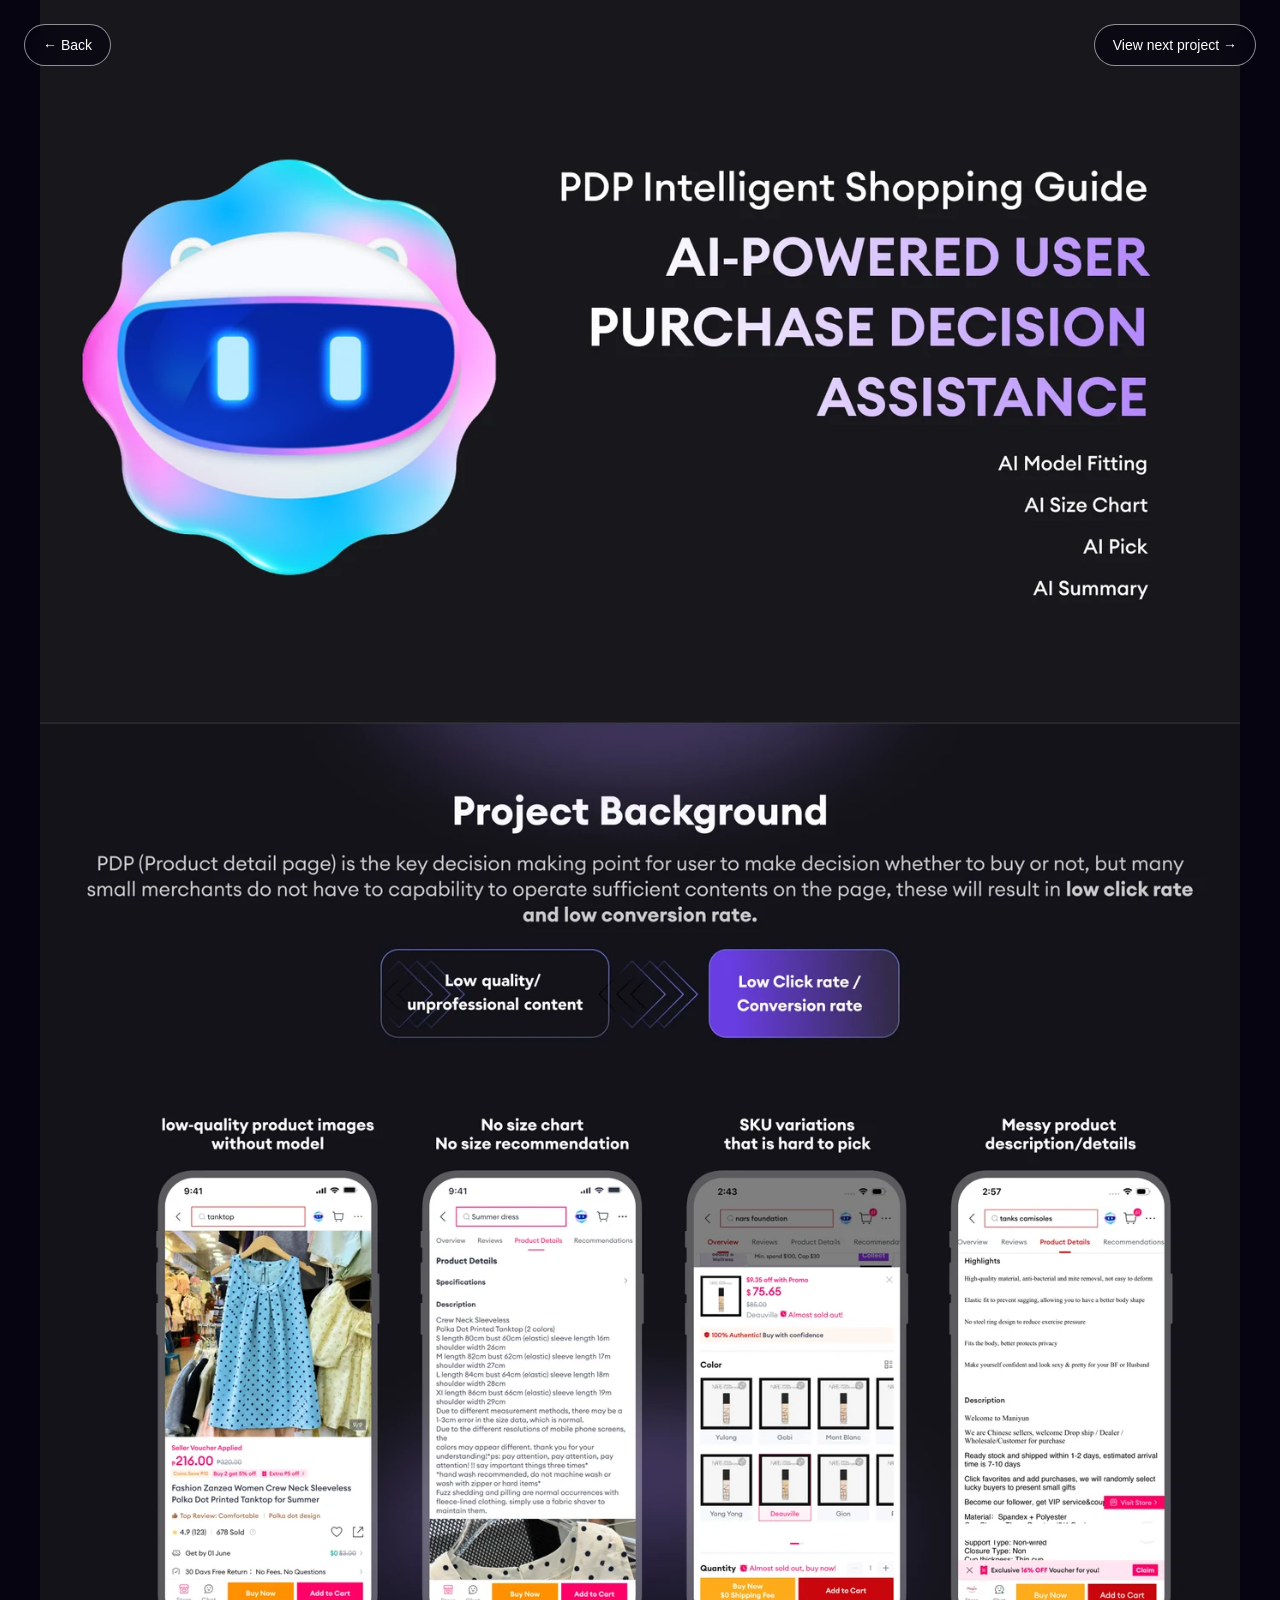
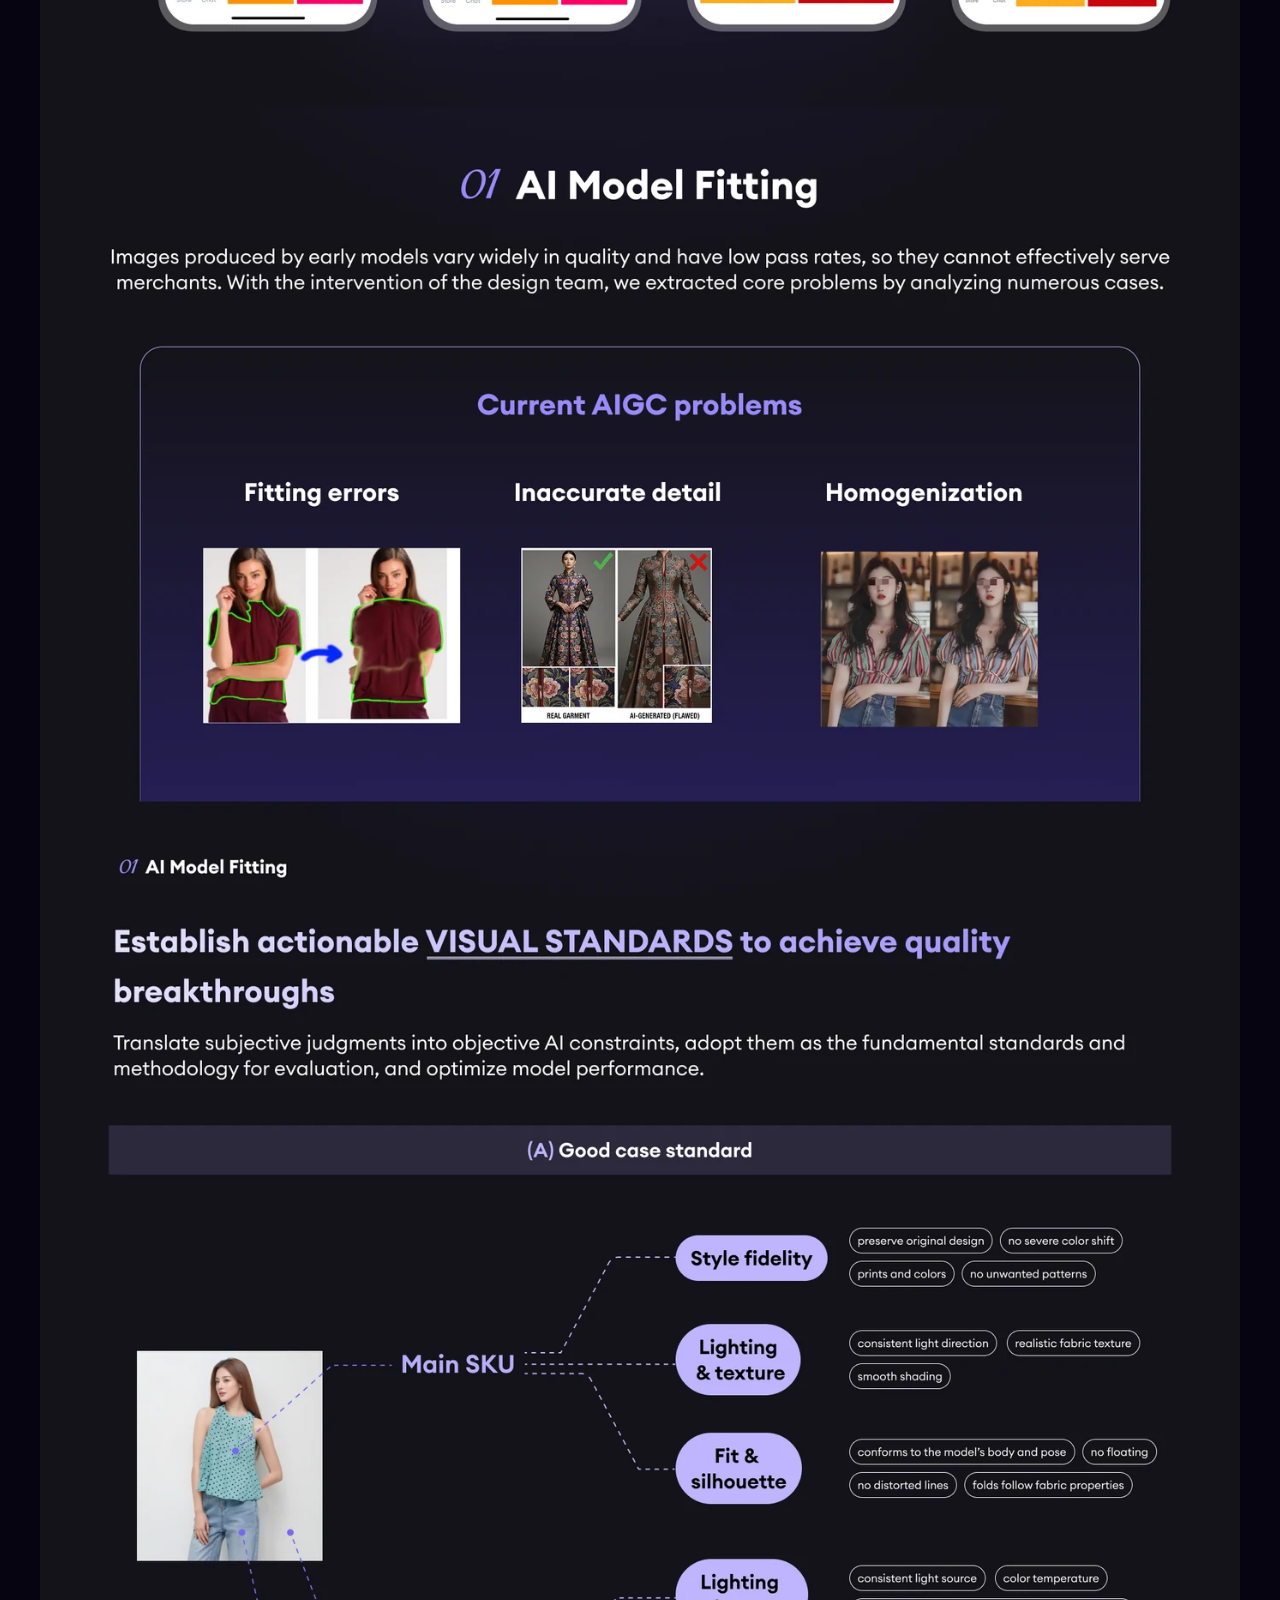
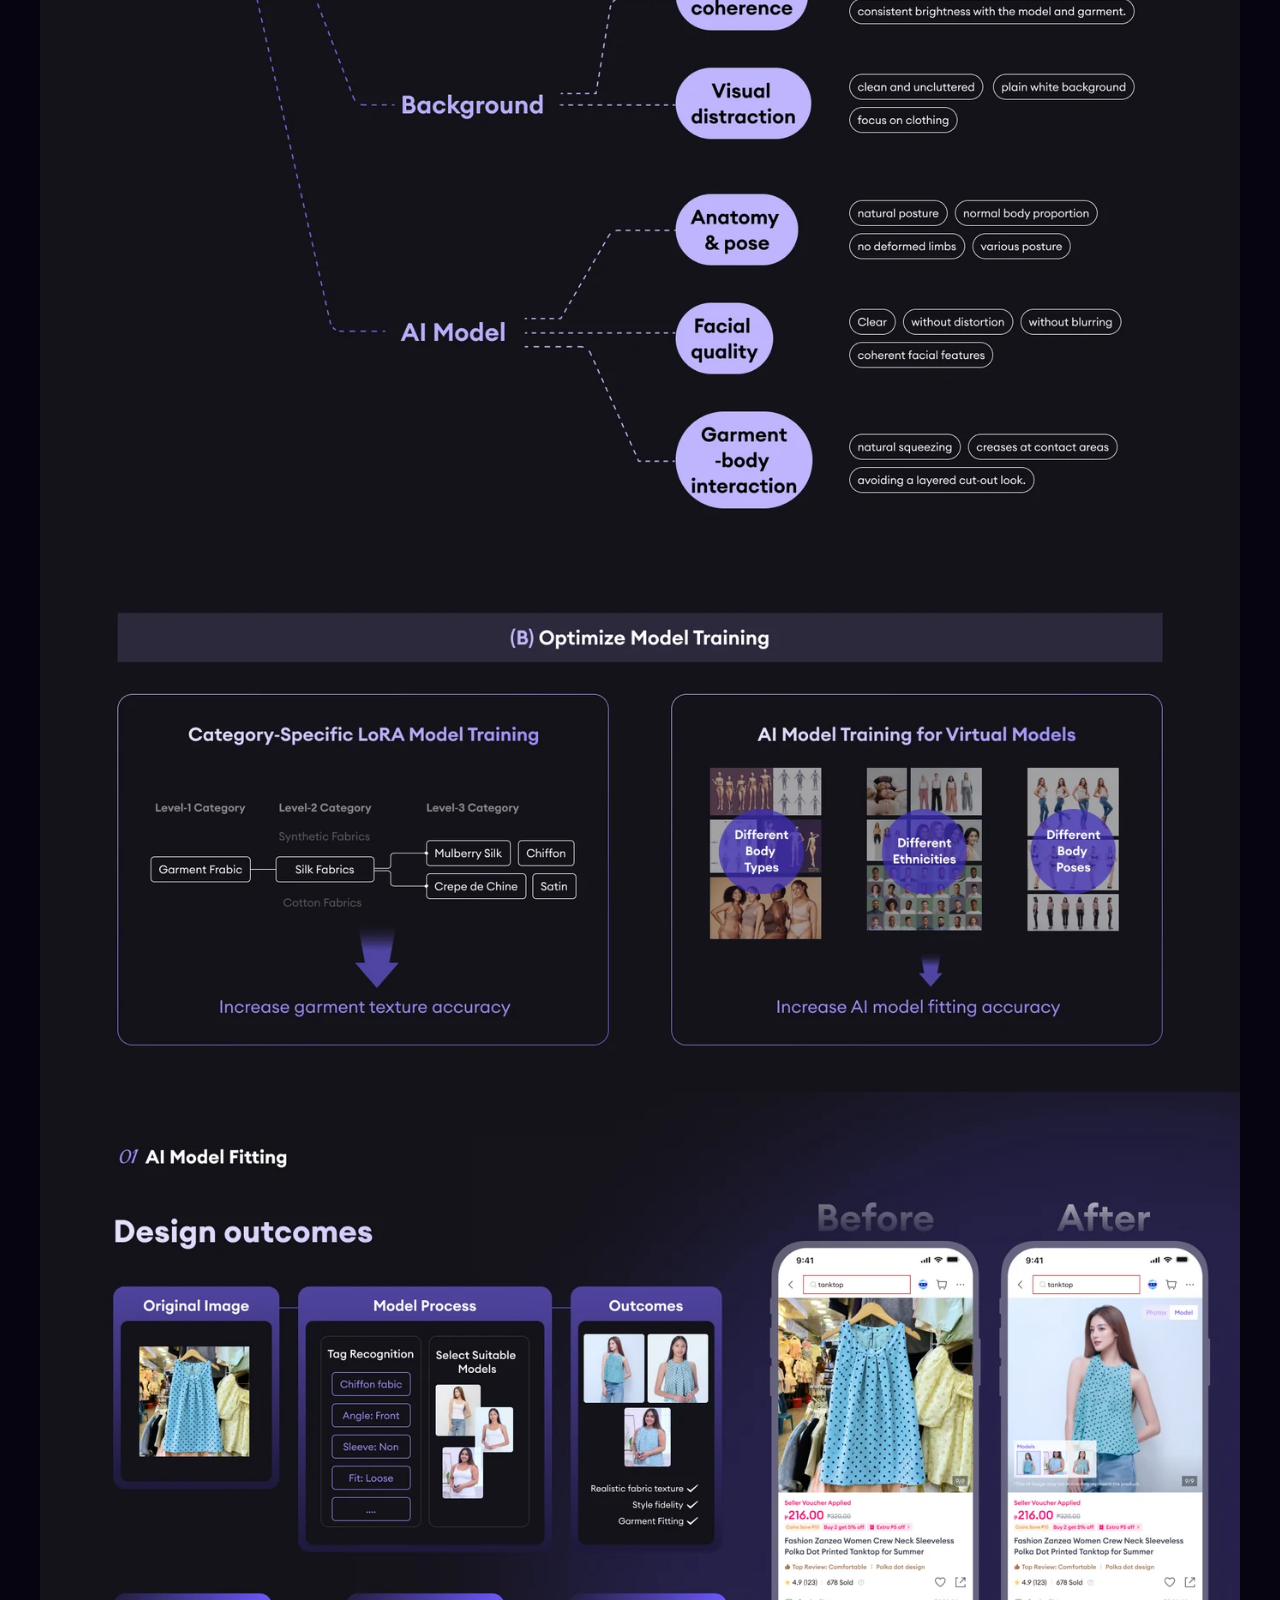
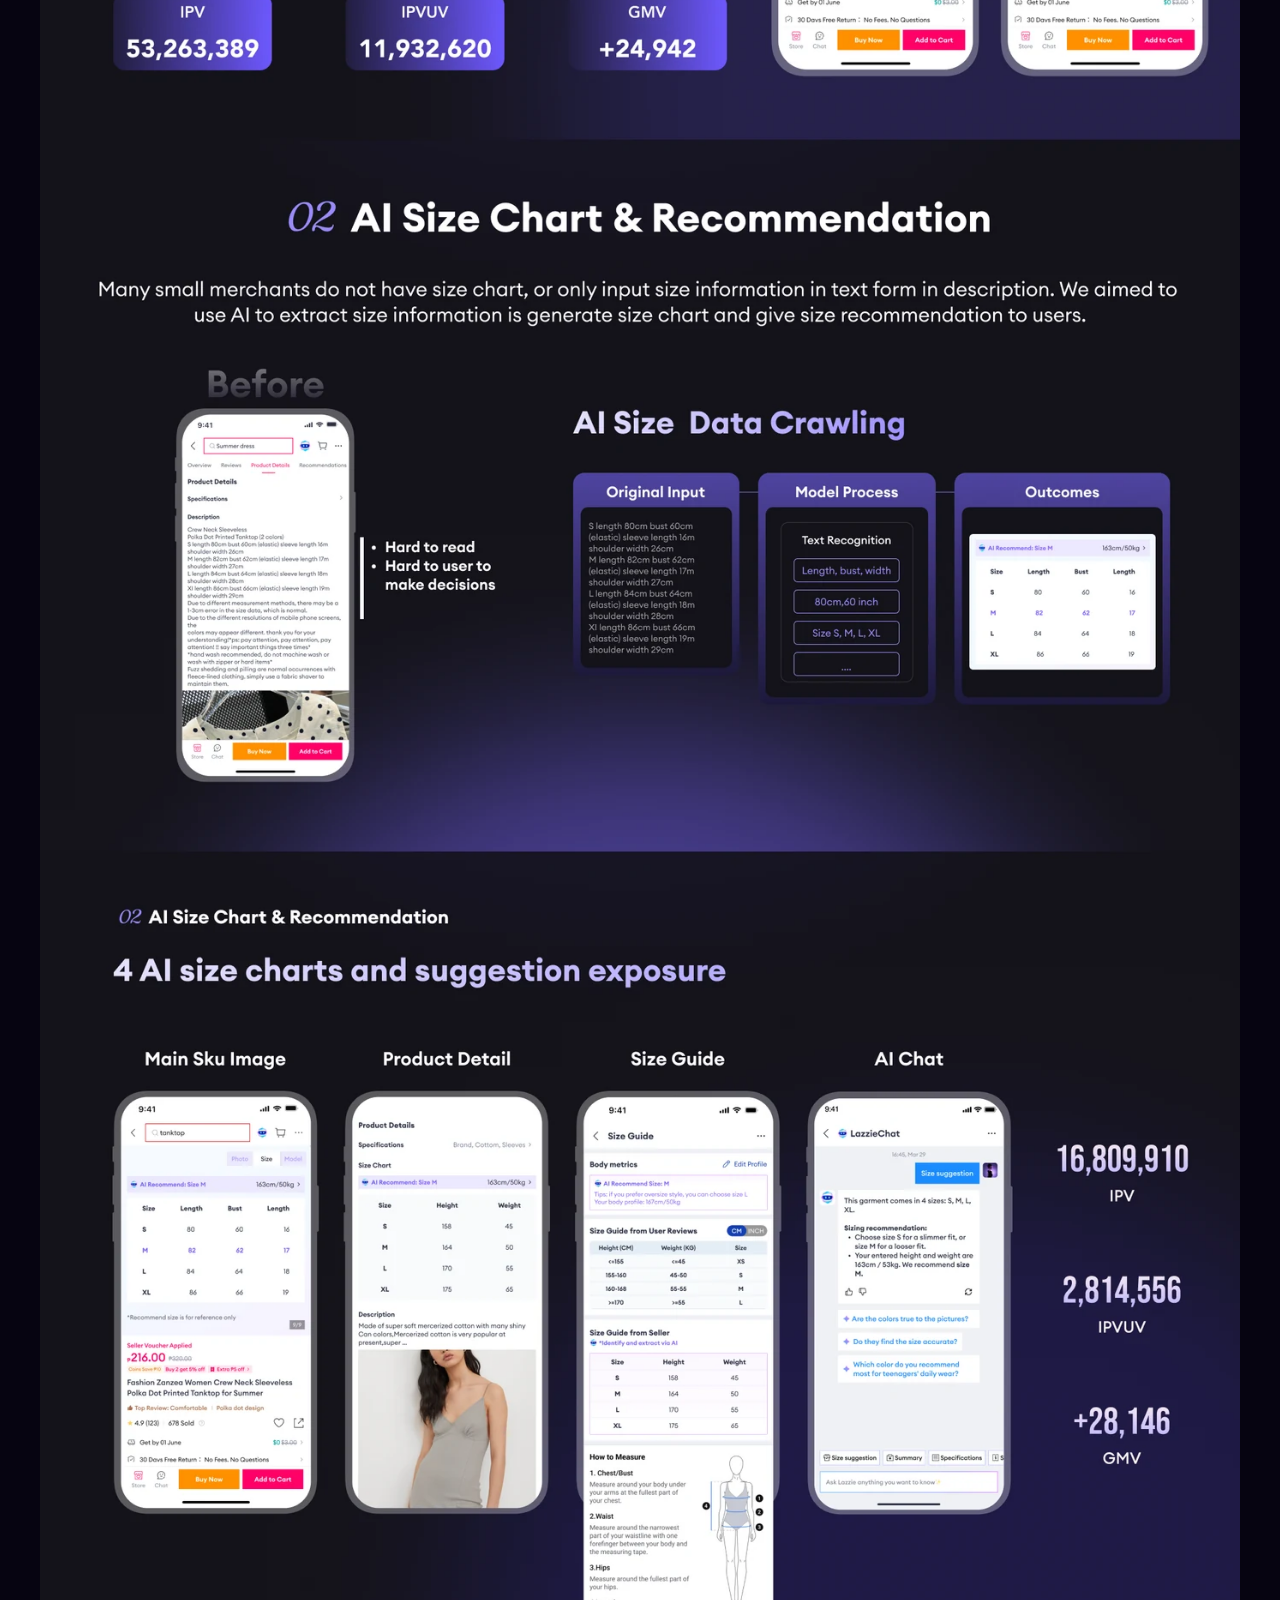
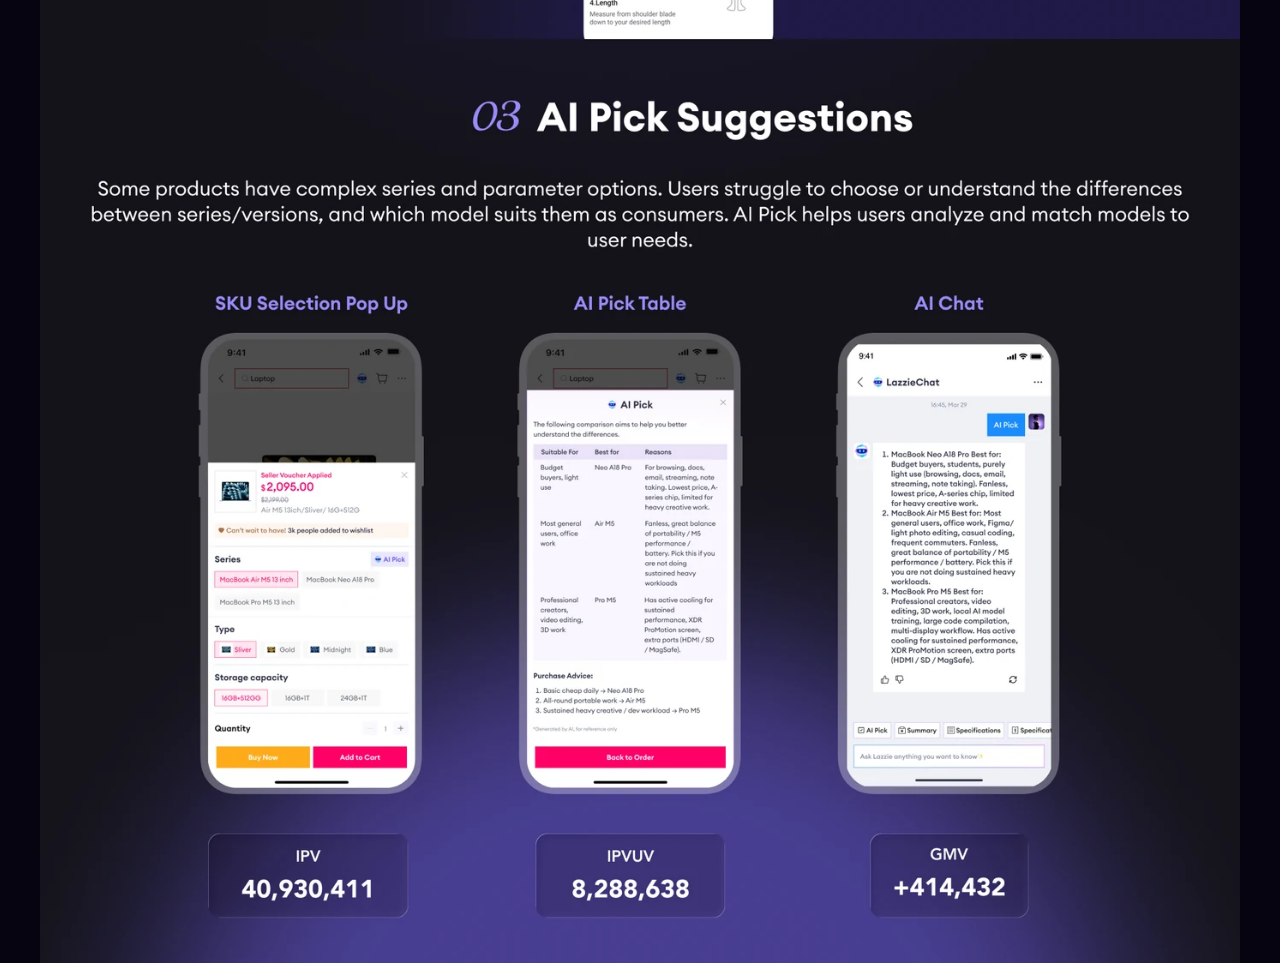
<file: project-ai.html>
<!doctype html><html lang="en"><head><meta charset="UTF-8" /><meta name="viewport" content="width=device-width,initial-scale=1" /><title>AI Projects - Dephanie</title><meta name="description" content="AI-powered purchase decision assistance: shopping assistant UX, AIGC tooling and design patterns for AI-generated content." /><link rel="canonical" href="https://dephaniefu.github.io/dephanie-portfolio/project-ai.html" /><link rel="icon" href="assets/mark.svg" type="image/svg+xml" /><meta property="og:type" content="article" /><meta property="og:site_name" content="Dephanie.F" /><meta property="og:title" content="AI Projects — Dephanie" /><meta property="og:description" content="AI-powered purchase decision assistance: shopping assistant UX, AIGC tooling and design patterns for AI-generated content." /><meta property="og:url" content="https://dephaniefu.github.io/dephanie-portfolio/project-ai.html" /><meta property="og:image" content="https://dephaniefu.github.io/dephanie-portfolio/assets/project-ai-shopping-cover.png" /><meta name="twitter:card" content="summary_large_image" /><meta name="twitter:title" content="AI Projects — Dephanie" /><meta name="twitter:description" content="AI-powered purchase decision assistance: shopping assistant UX, AIGC tooling and design patterns for AI-generated content." /><meta name="twitter:image" content="https://dephaniefu.github.io/dephanie-portfolio/assets/project-ai-shopping-cover.png" /><link rel="stylesheet" href="src/project-page.css" /></head><body><a class="project-back" href="index.html#projects" aria-label="Back to projects">← Back</a><a class="project-next" href="project-pdp.html" aria-label="View next project: PDP Revamp">View next project →</a><main class="project-detail"><h1 class="visually-hidden">AI Projects</h1><img src="assets/2lp-aigc-tool.webp" alt="AI-powered purchase decision assistance project case study" width="1400" height="8590" decoding="async" /></main></body></html>
</file>
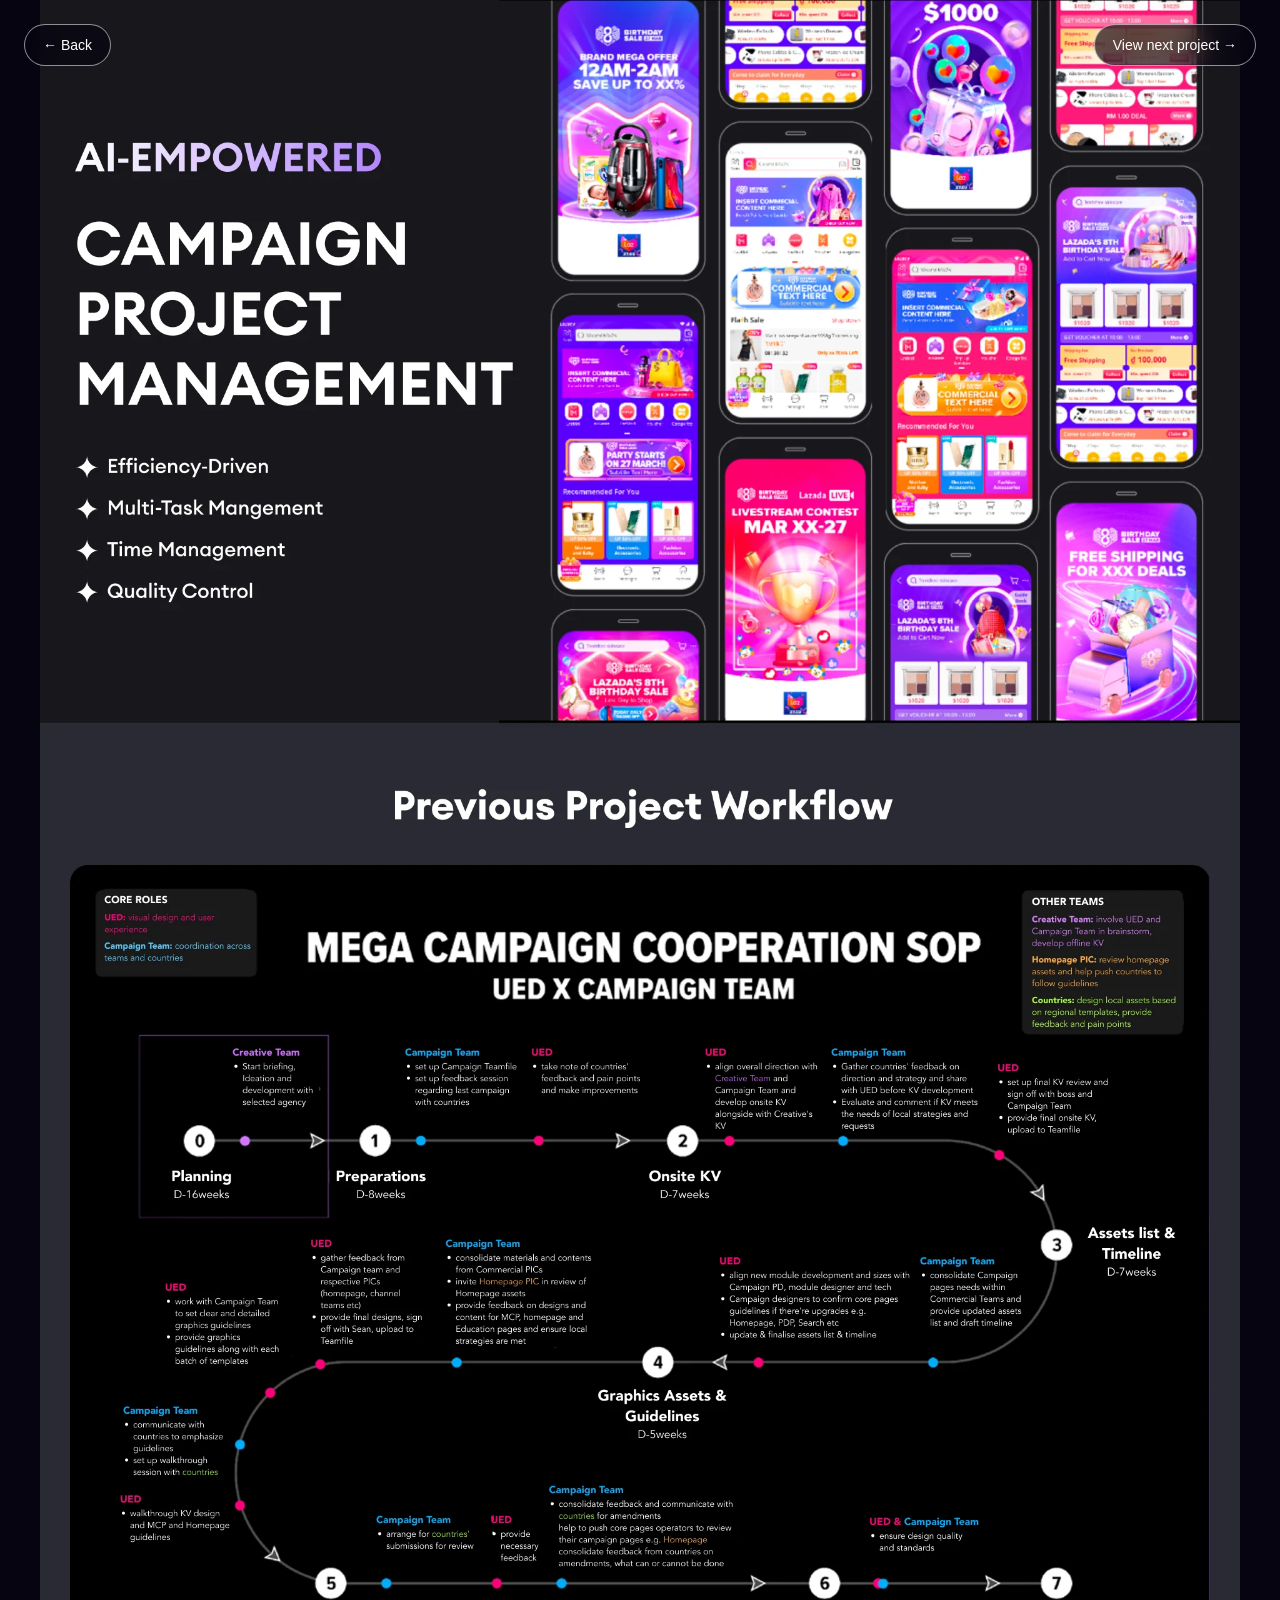
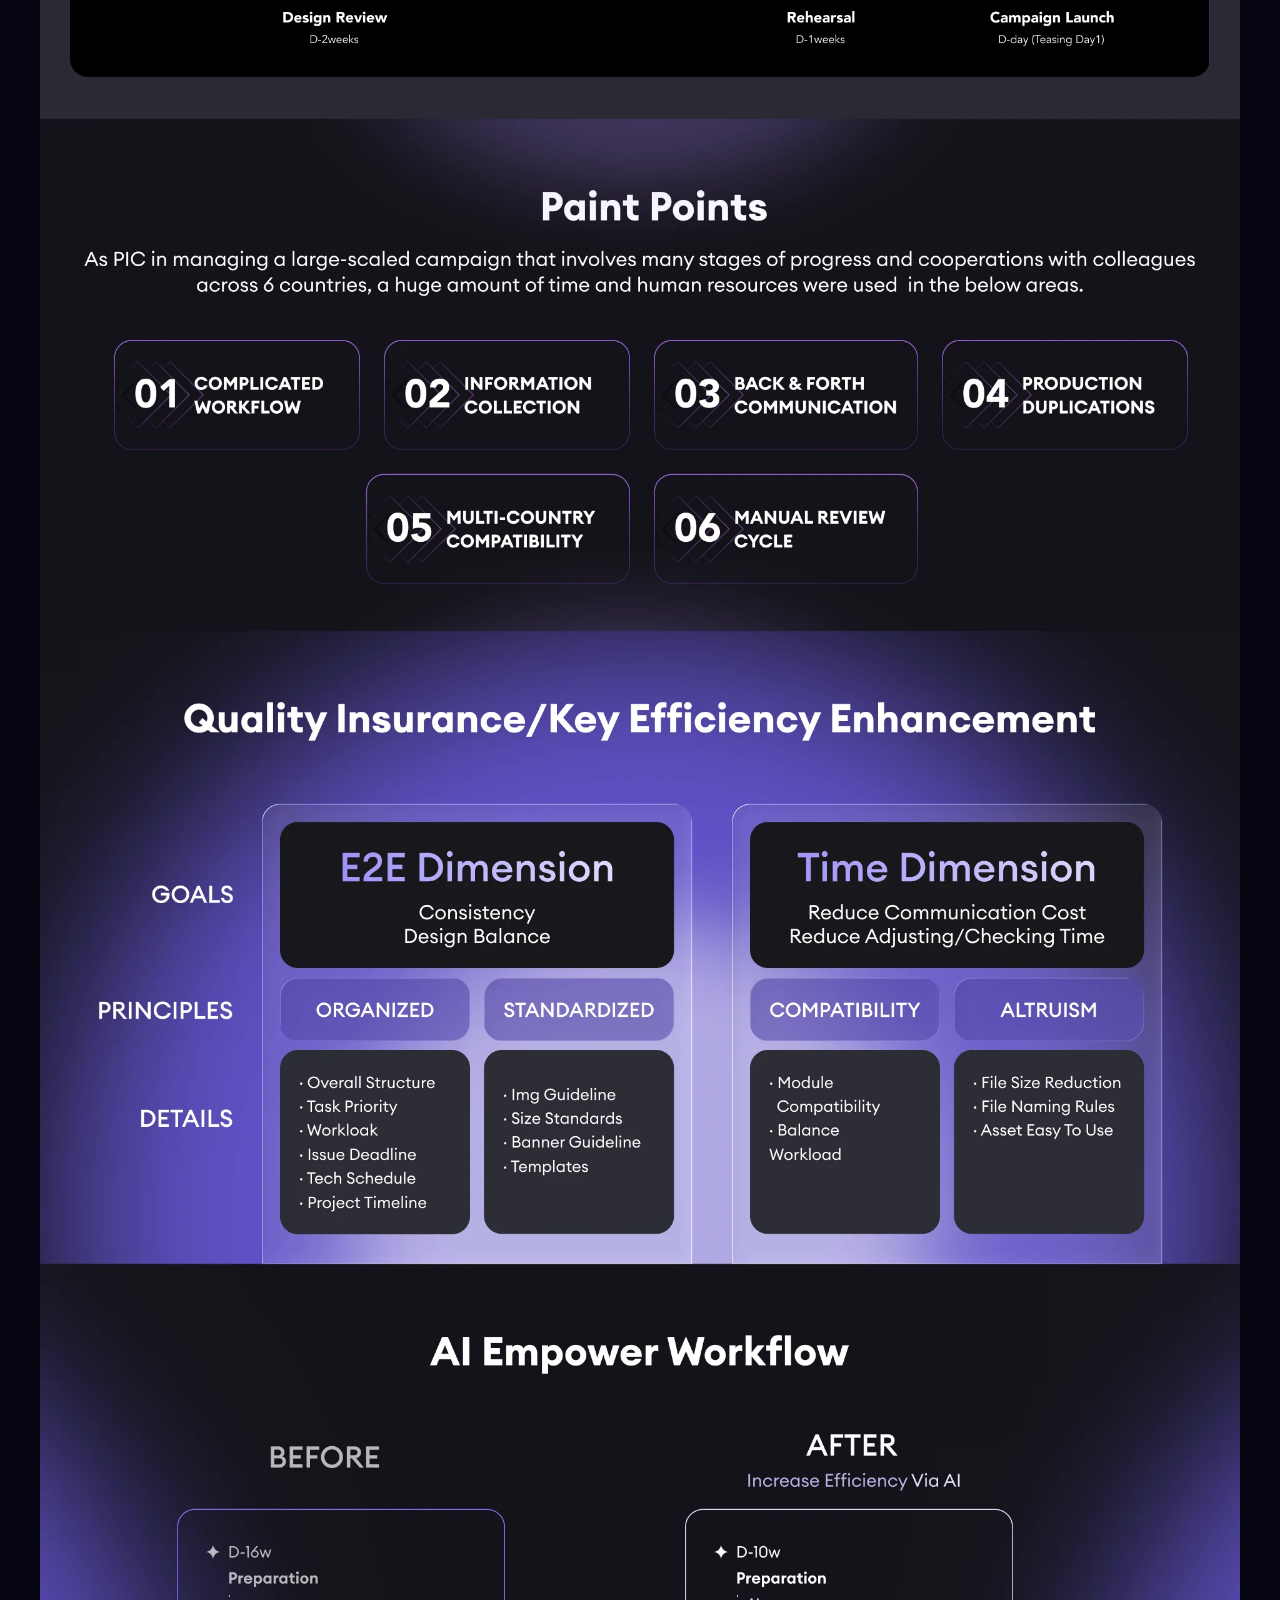
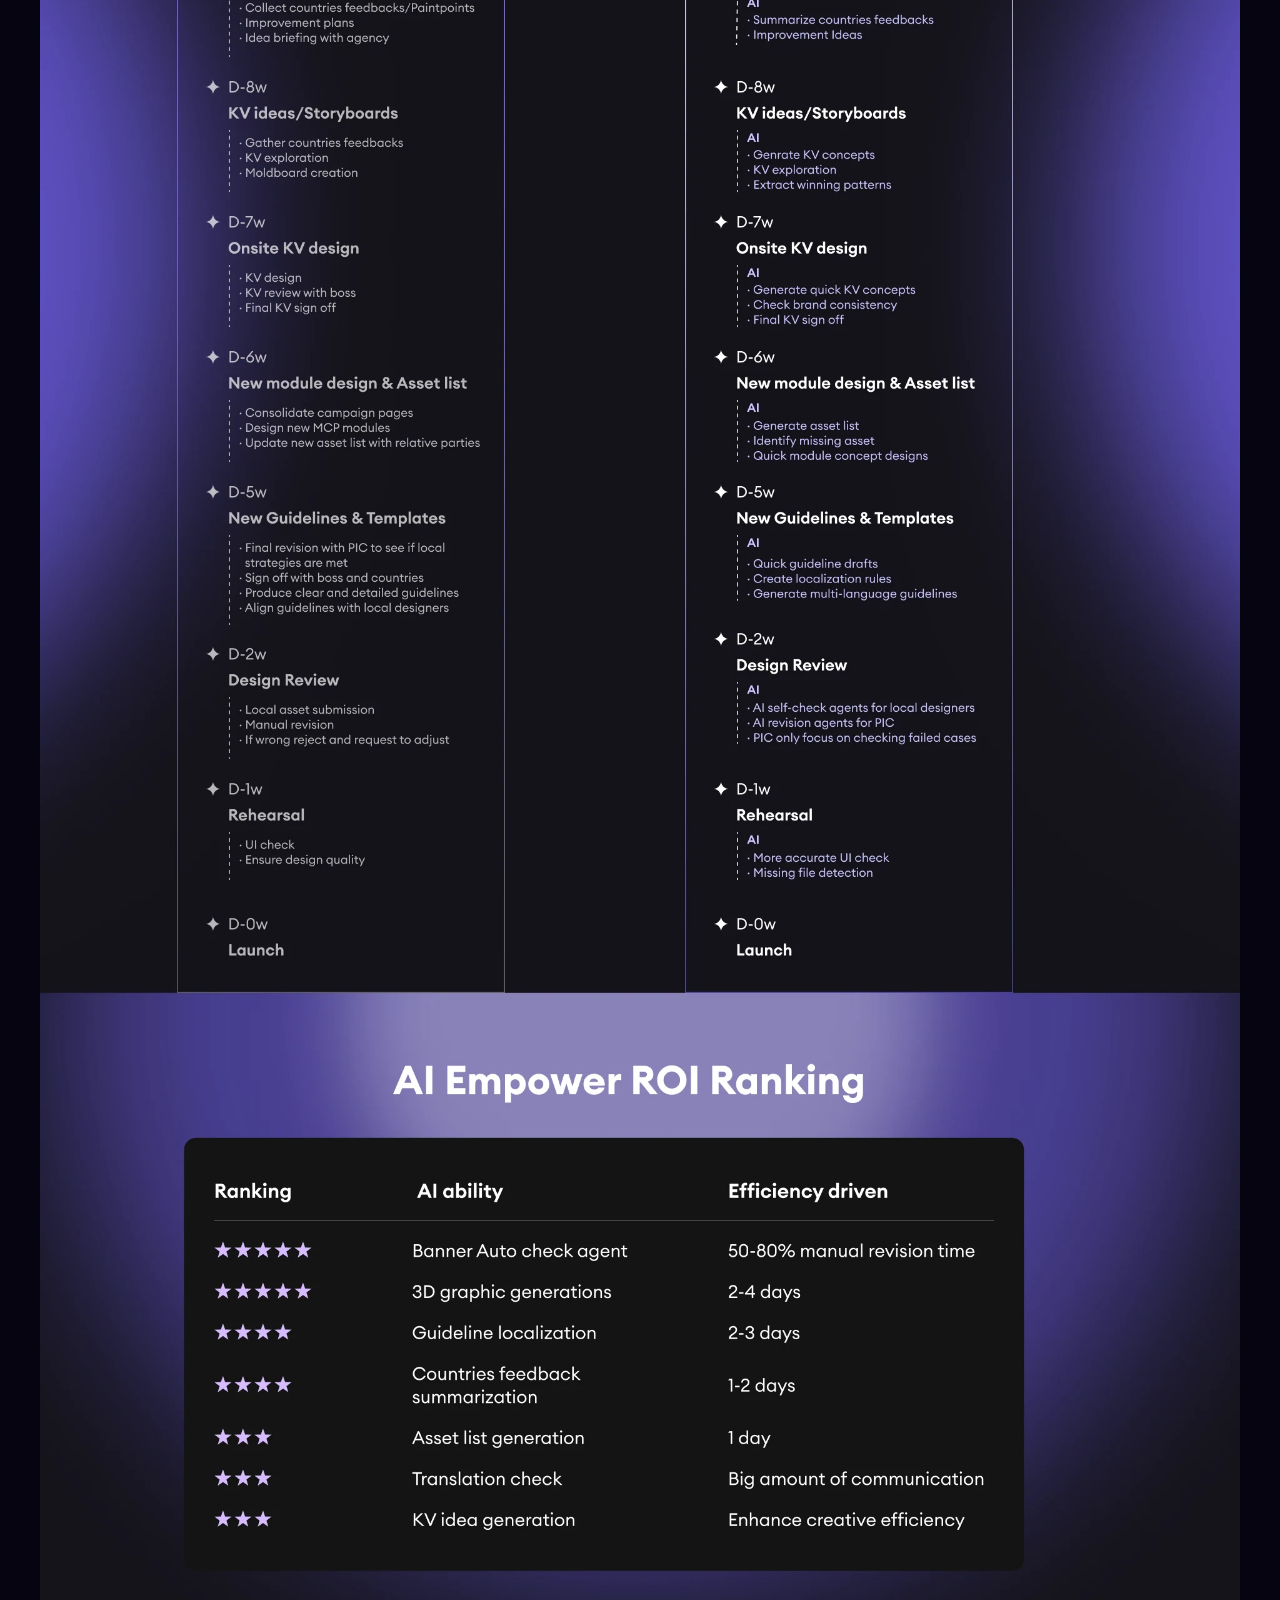
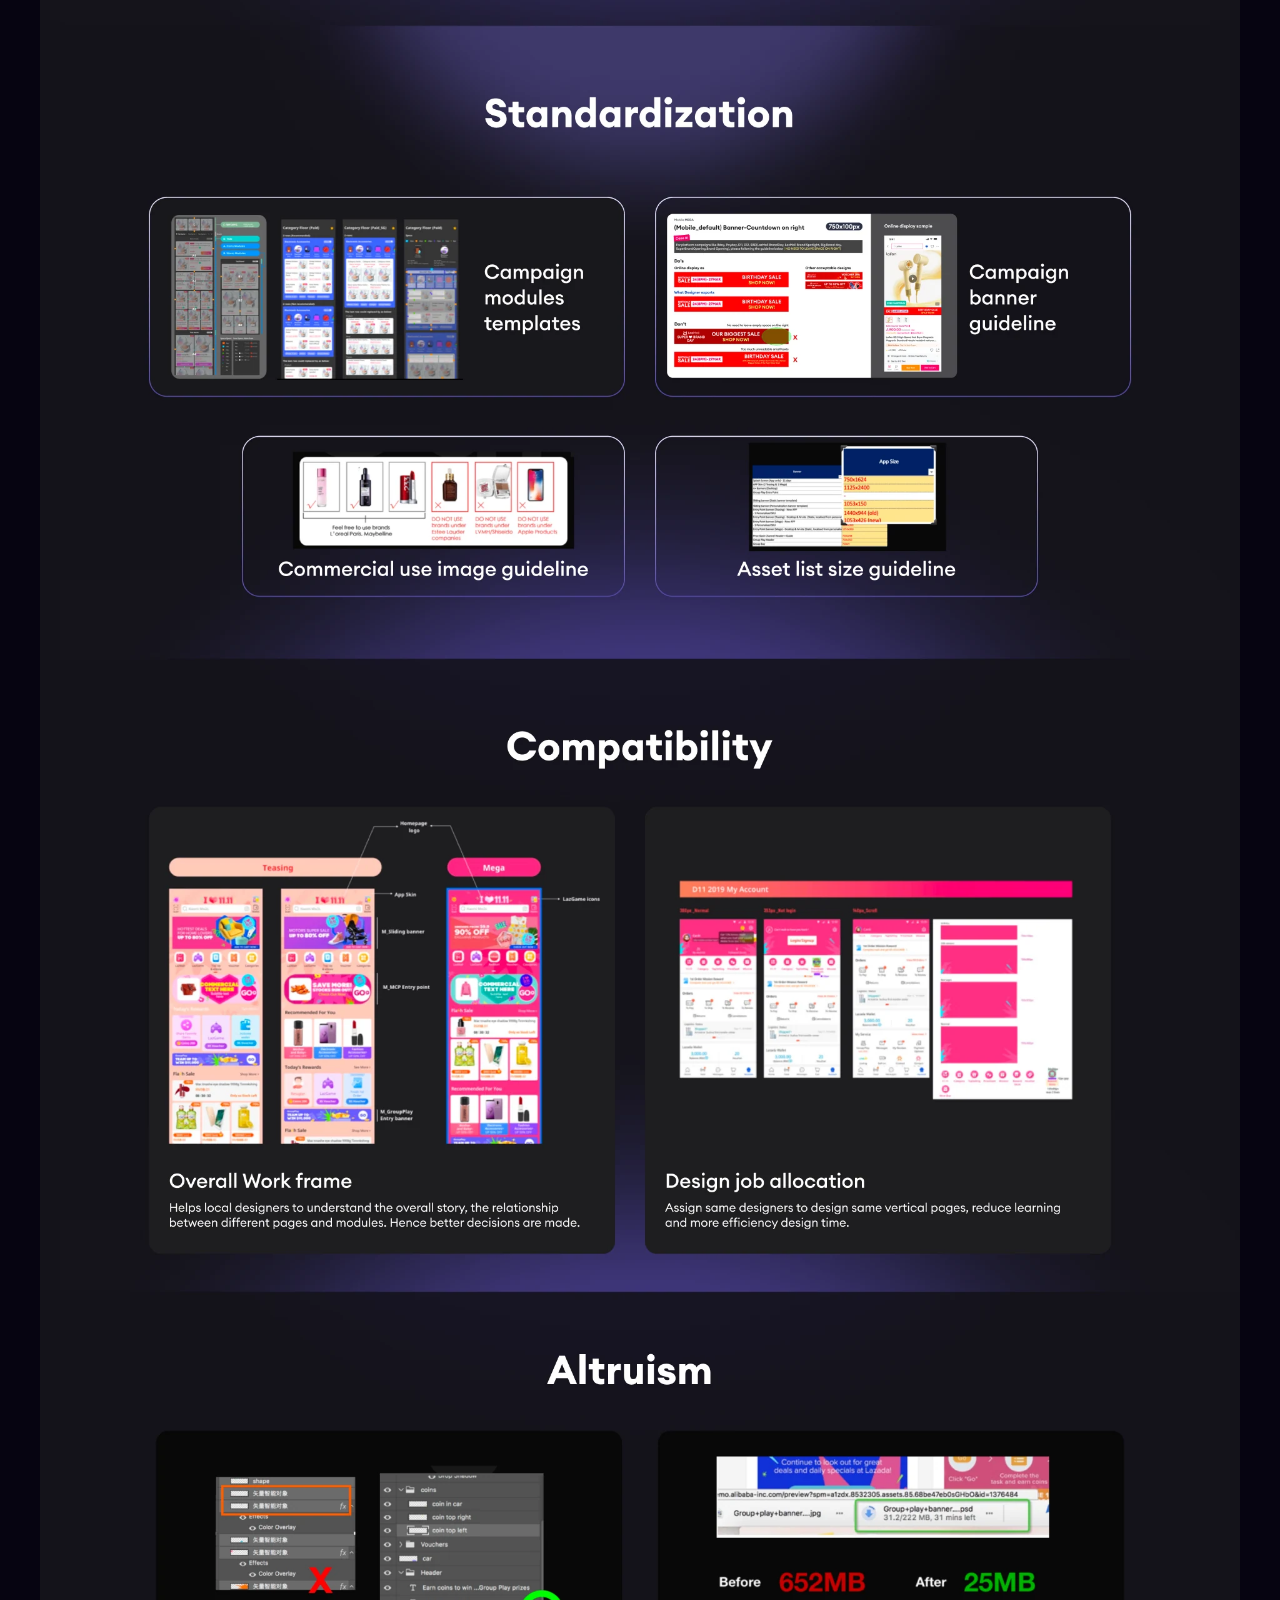
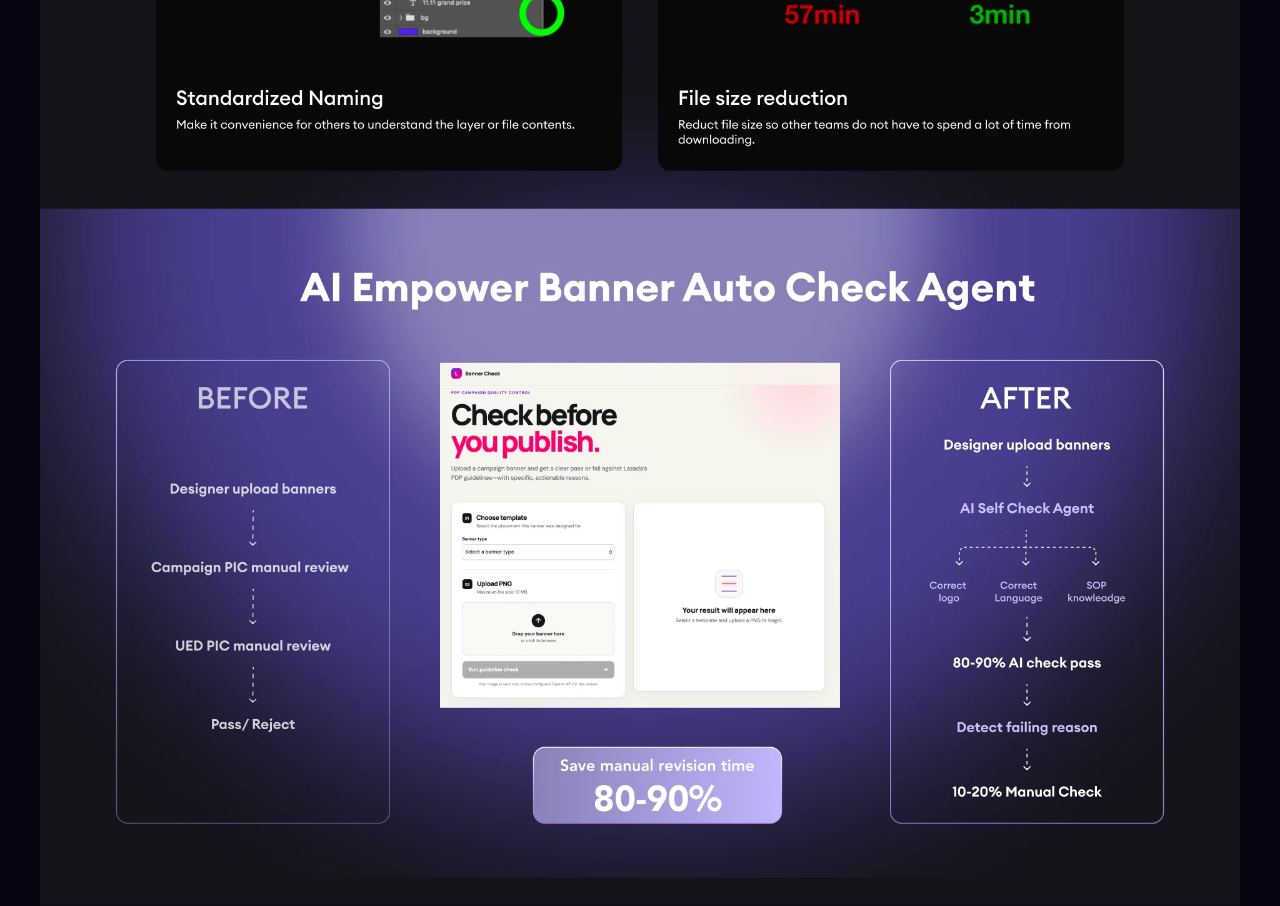
<file: project-campaign.html>
<!doctype html><html lang="en"><head><meta charset="UTF-8" /><meta name="viewport" content="width=device-width,initial-scale=1" /><title>Campaign Management — Dephanie</title><meta name="description" content="AI-empowered campaign management: workflow design, asset governance and a global rollout toolkit for seasonal commerce campaigns." /><link rel="canonical" href="https://dephaniefu.github.io/dephanie-portfolio/project-campaign.html" /><link rel="icon" href="assets/mark.svg" type="image/svg+xml" /><meta property="og:type" content="article" /><meta property="og:site_name" content="Dephanie.F" /><meta property="og:title" content="Campaign Management — Dephanie" /><meta property="og:description" content="AI-empowered campaign management: workflow design, asset governance and a global rollout toolkit for seasonal commerce campaigns." /><meta property="og:url" content="https://dephaniefu.github.io/dephanie-portfolio/project-campaign.html" /><meta property="og:image" content="https://dephaniefu.github.io/dephanie-portfolio/assets/project-campaign-cover.png" /><meta name="twitter:card" content="summary_large_image" /><meta name="twitter:title" content="Campaign Management — Dephanie" /><meta name="twitter:description" content="AI-empowered campaign management: workflow design, asset governance and a global rollout toolkit for seasonal commerce campaigns." /><meta name="twitter:image" content="https://dephaniefu.github.io/dephanie-portfolio/assets/project-campaign-cover.png" /><link rel="stylesheet" href="src/project-page.css" /></head><body><a class="project-back" href="index.html#projects" aria-label="Back to projects">← Back</a><a class="project-next" href="project-lazmall.html" aria-label="View next project: LazMall Branding Upgrade">View next project →</a><main class="project-detail"><h1 class="visually-hidden">Campaign Management</h1><img src="assets/2lp-campaigns.webp" alt="Campaign Management project case study" width="1920" height="11690" decoding="async" /></main></body></html>
</file>
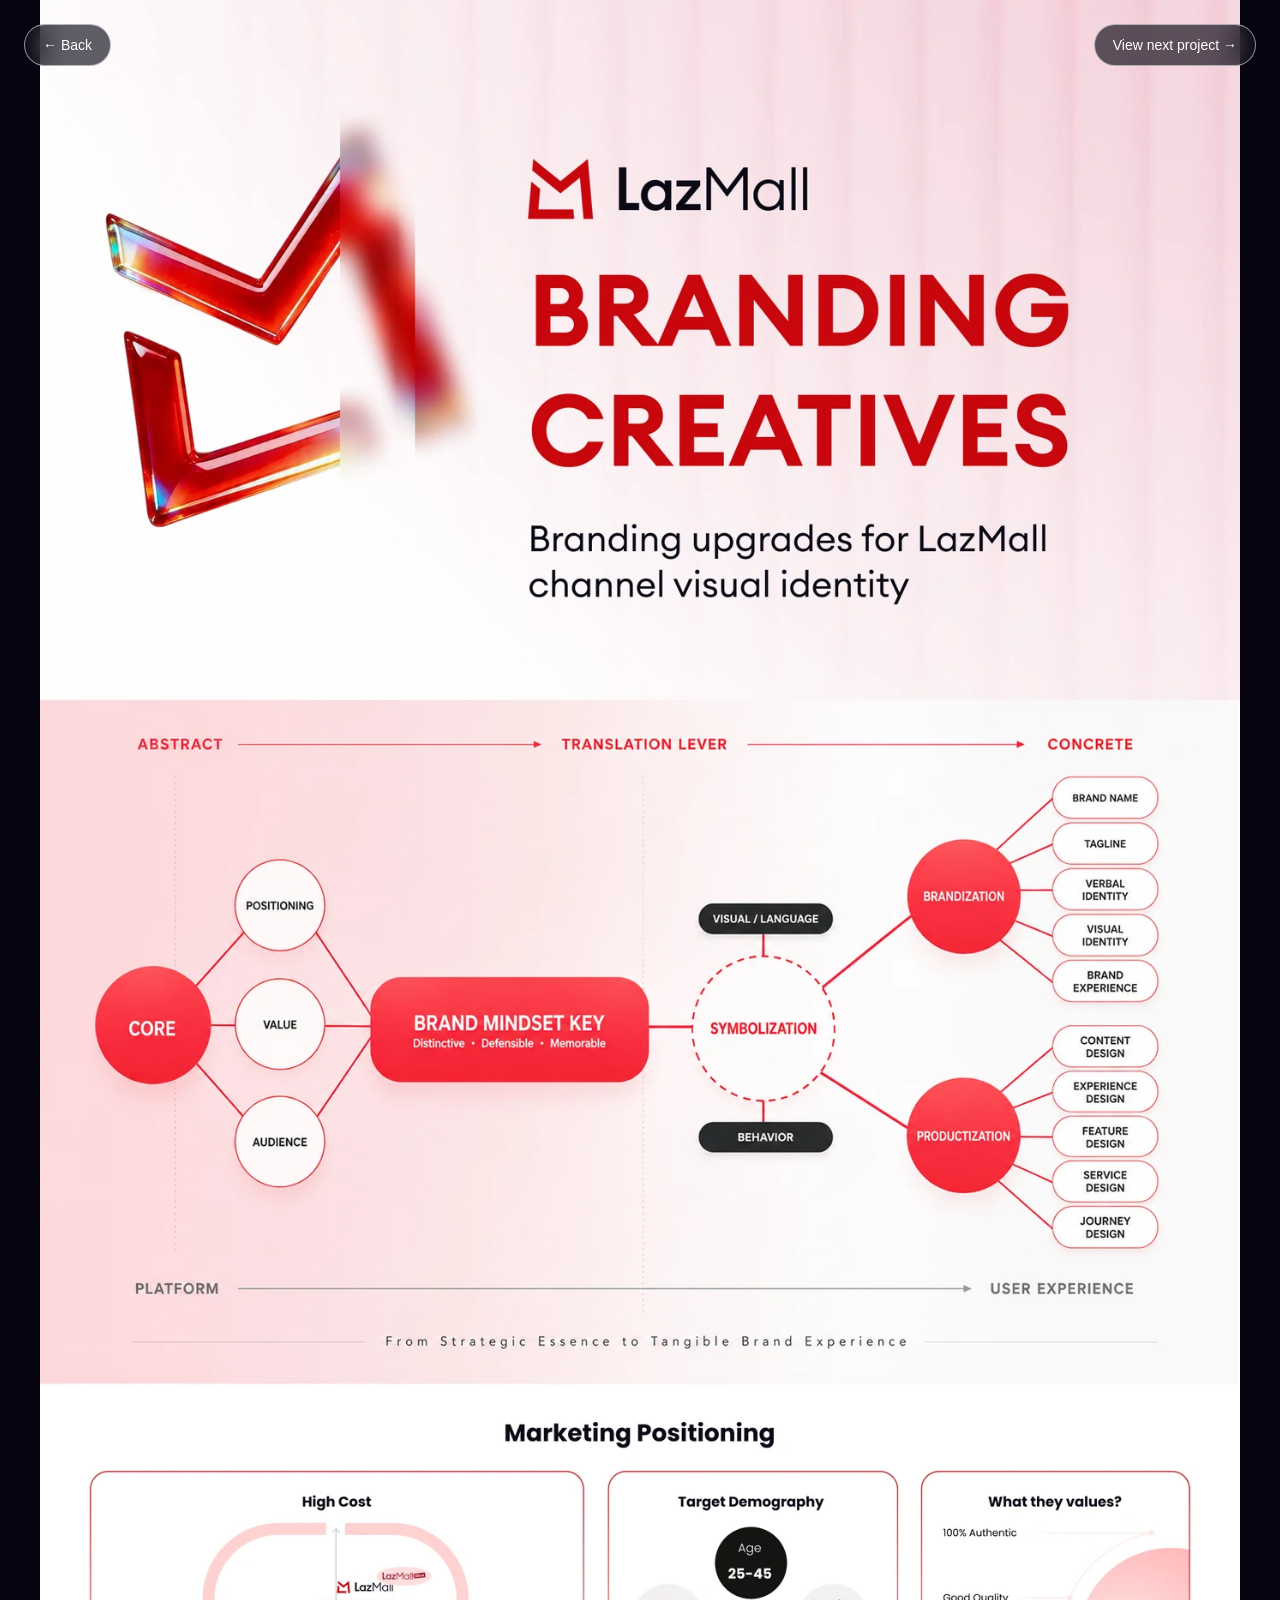
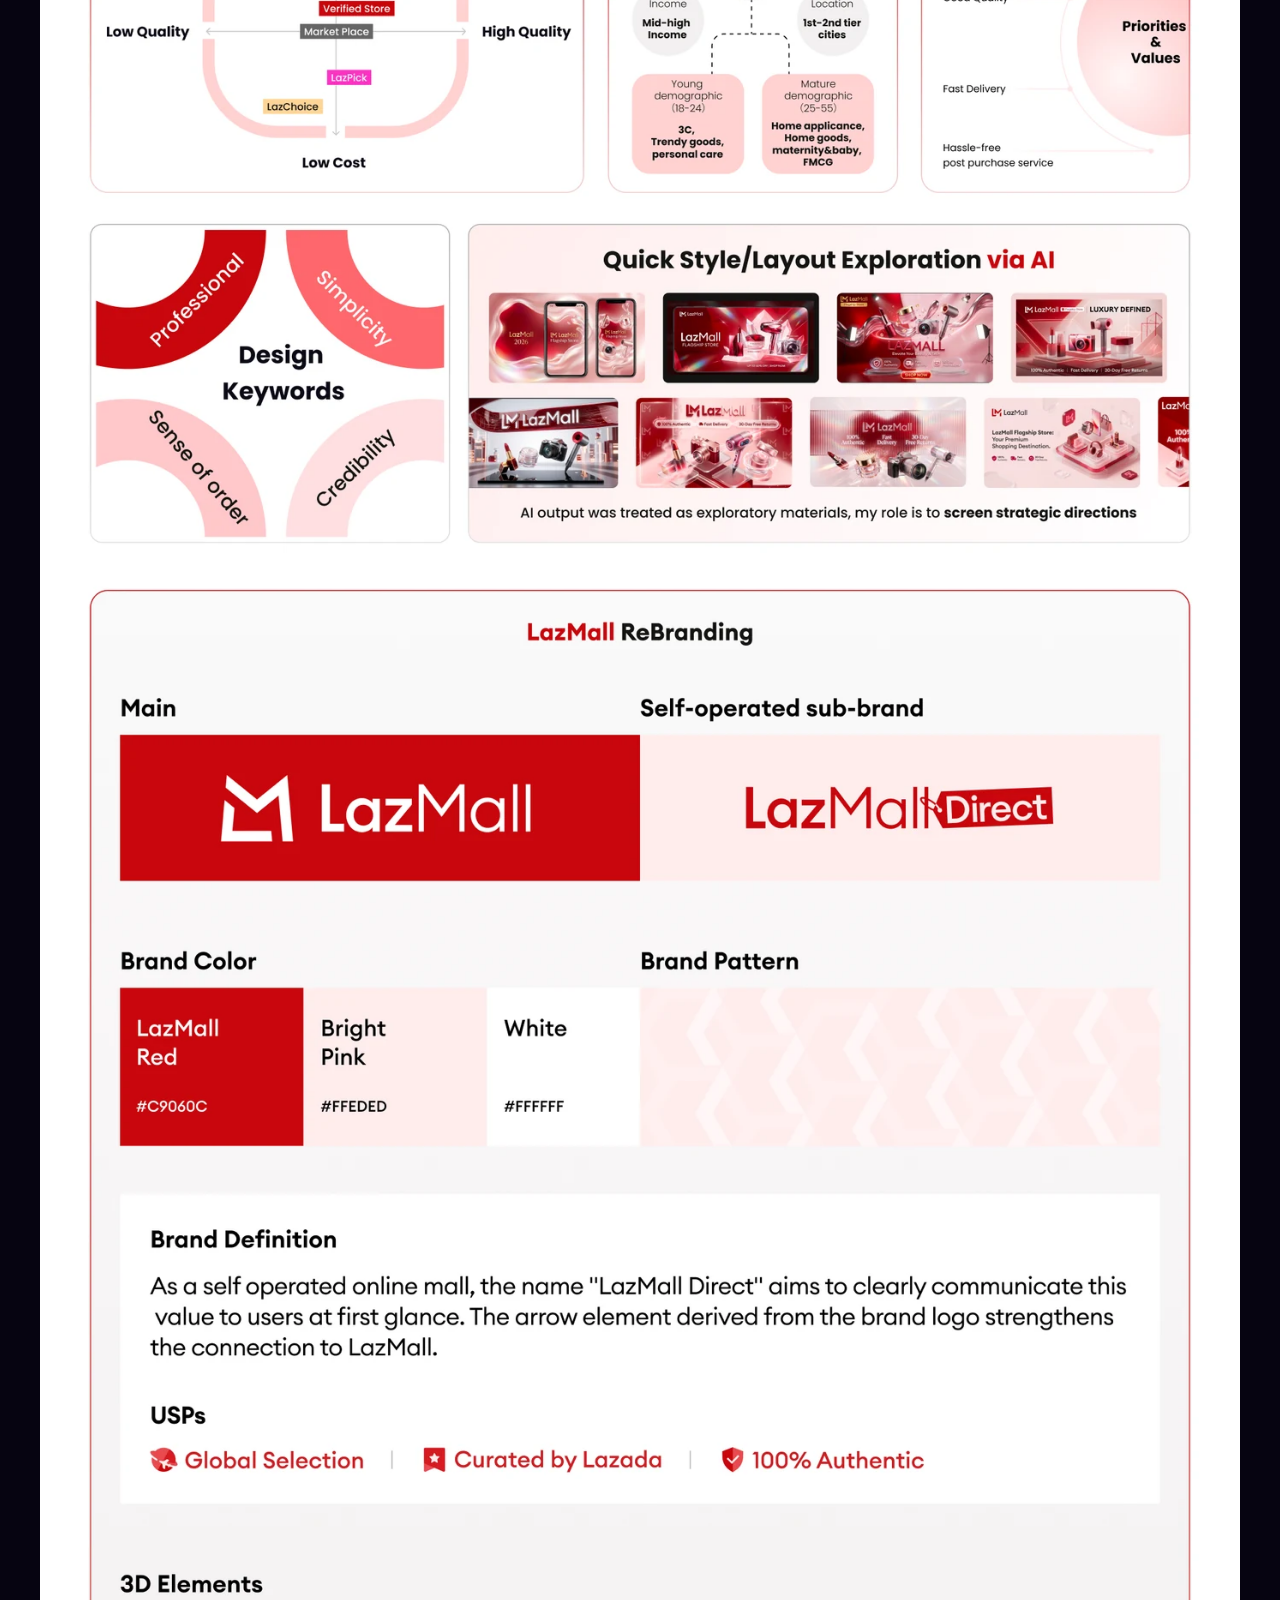
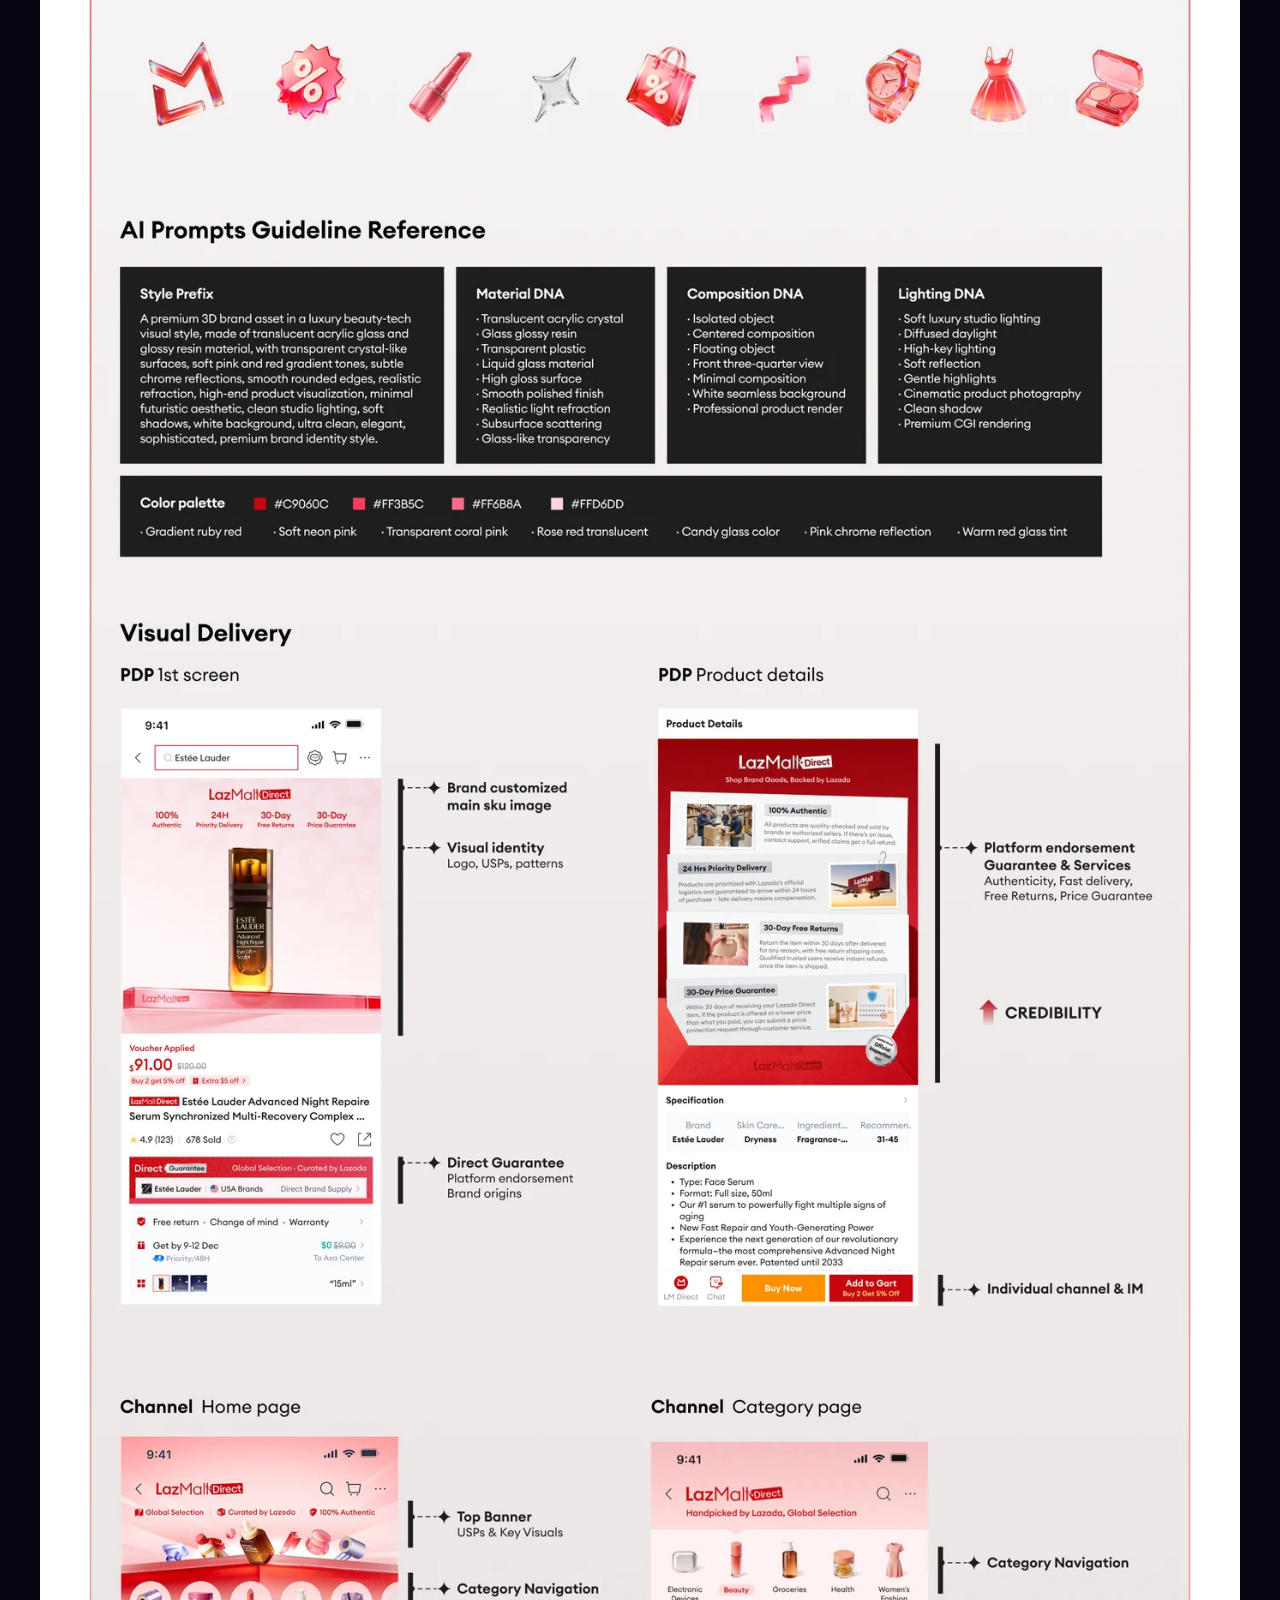
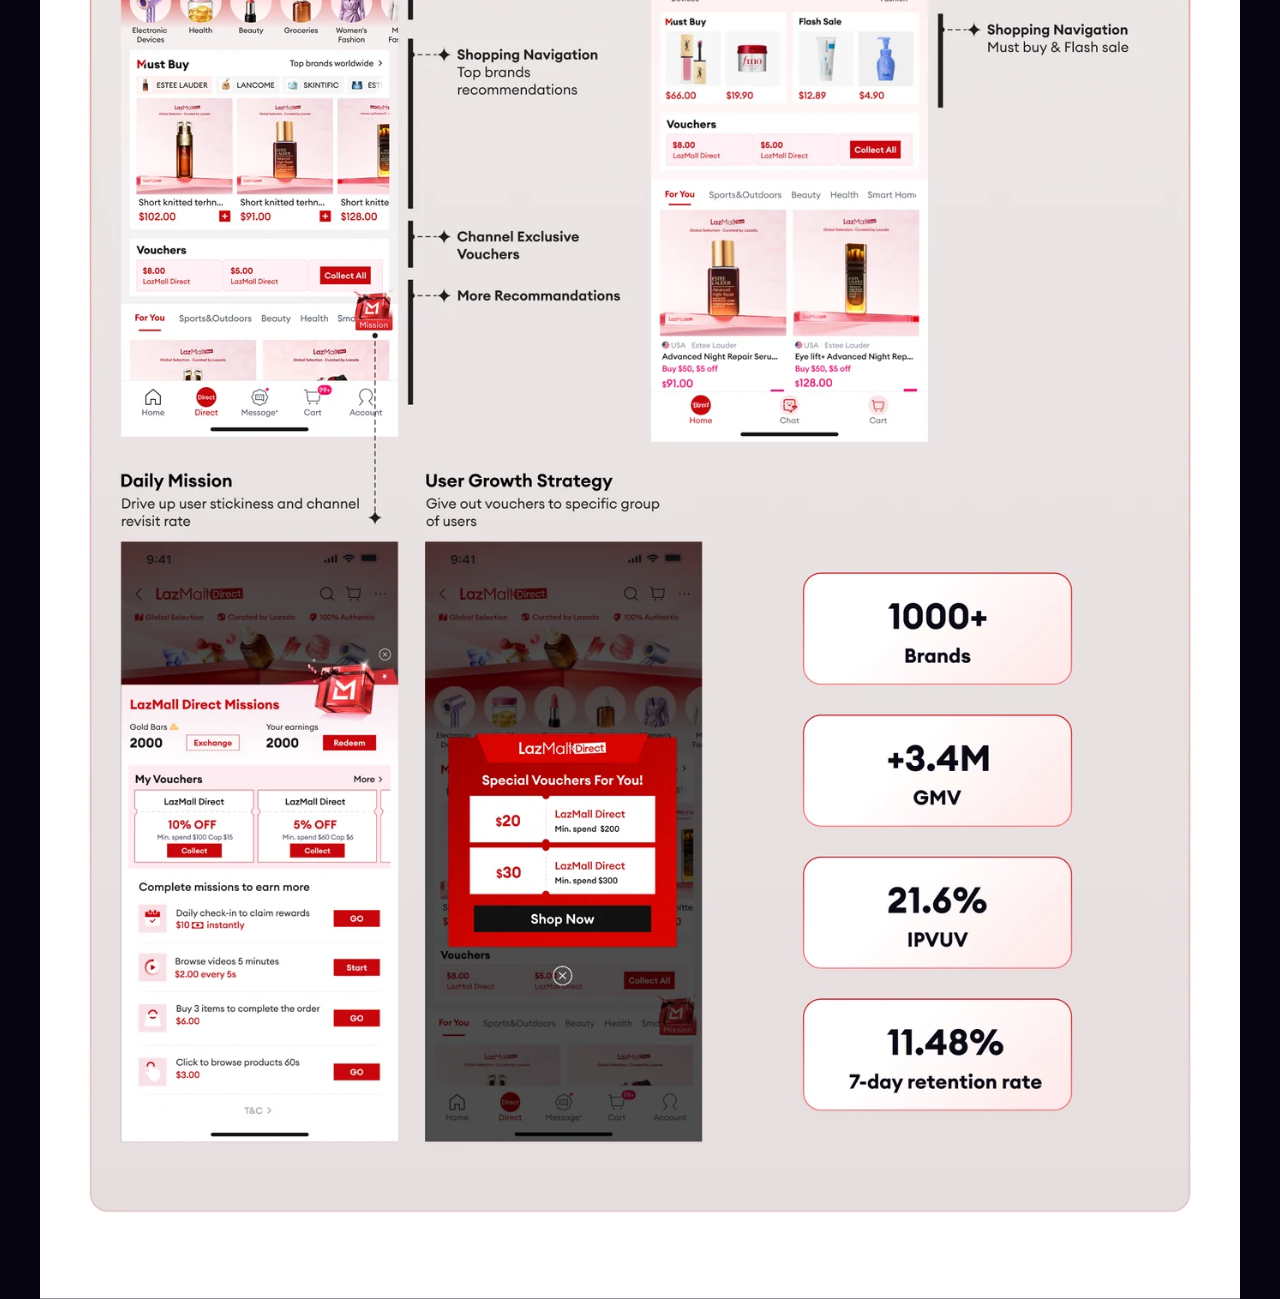
<file: project-lazmall.html>
<!doctype html><html lang="en"><head><meta charset="UTF-8" /><meta name="viewport" content="width=device-width,initial-scale=1" /><title>LazMall Branding Upgrade — Dephanie</title><meta name="description" content="Branding strategy and visual identity upgrade for LazMall across six markets, including guidelines, toolkits and governance." /><link rel="canonical" href="https://dephaniefu.github.io/dephanie-portfolio/project-lazmall.html" /><link rel="icon" href="assets/mark.svg" type="image/svg+xml" /><meta property="og:type" content="article" /><meta property="og:site_name" content="Dephanie.F" /><meta property="og:title" content="LazMall Branding Upgrade — Dephanie" /><meta property="og:description" content="Branding strategy and visual identity upgrade for LazMall across six markets, including guidelines, toolkits and governance." /><meta property="og:url" content="https://dephaniefu.github.io/dephanie-portfolio/project-lazmall.html" /><meta property="og:image" content="https://dephaniefu.github.io/dephanie-portfolio/assets/project-lazmall-cover.webp" /><meta name="twitter:card" content="summary_large_image" /><meta name="twitter:title" content="LazMall Branding Upgrade — Dephanie" /><meta name="twitter:description" content="Branding strategy and visual identity upgrade for LazMall across six markets, including guidelines, toolkits and governance." /><meta name="twitter:image" content="https://dephaniefu.github.io/dephanie-portfolio/assets/project-lazmall-cover.webp" /><link rel="stylesheet" href="src/project-page.css" /></head><body><a class="project-back" href="index.html#projects" aria-label="Back to projects">← Back</a><a class="project-next" href="project-tennix.html" aria-label="View next project: Tennix Branding Guidelines">View next project →</a><main class="project-detail"><h1 class="visually-hidden">LazMall Branding Upgrade</h1><img src="assets/2lp-lazmall-911.webp" alt="LazMall Branding Upgrade project case study" width="1400" height="7116" decoding="async" /></main></body></html>
</file>
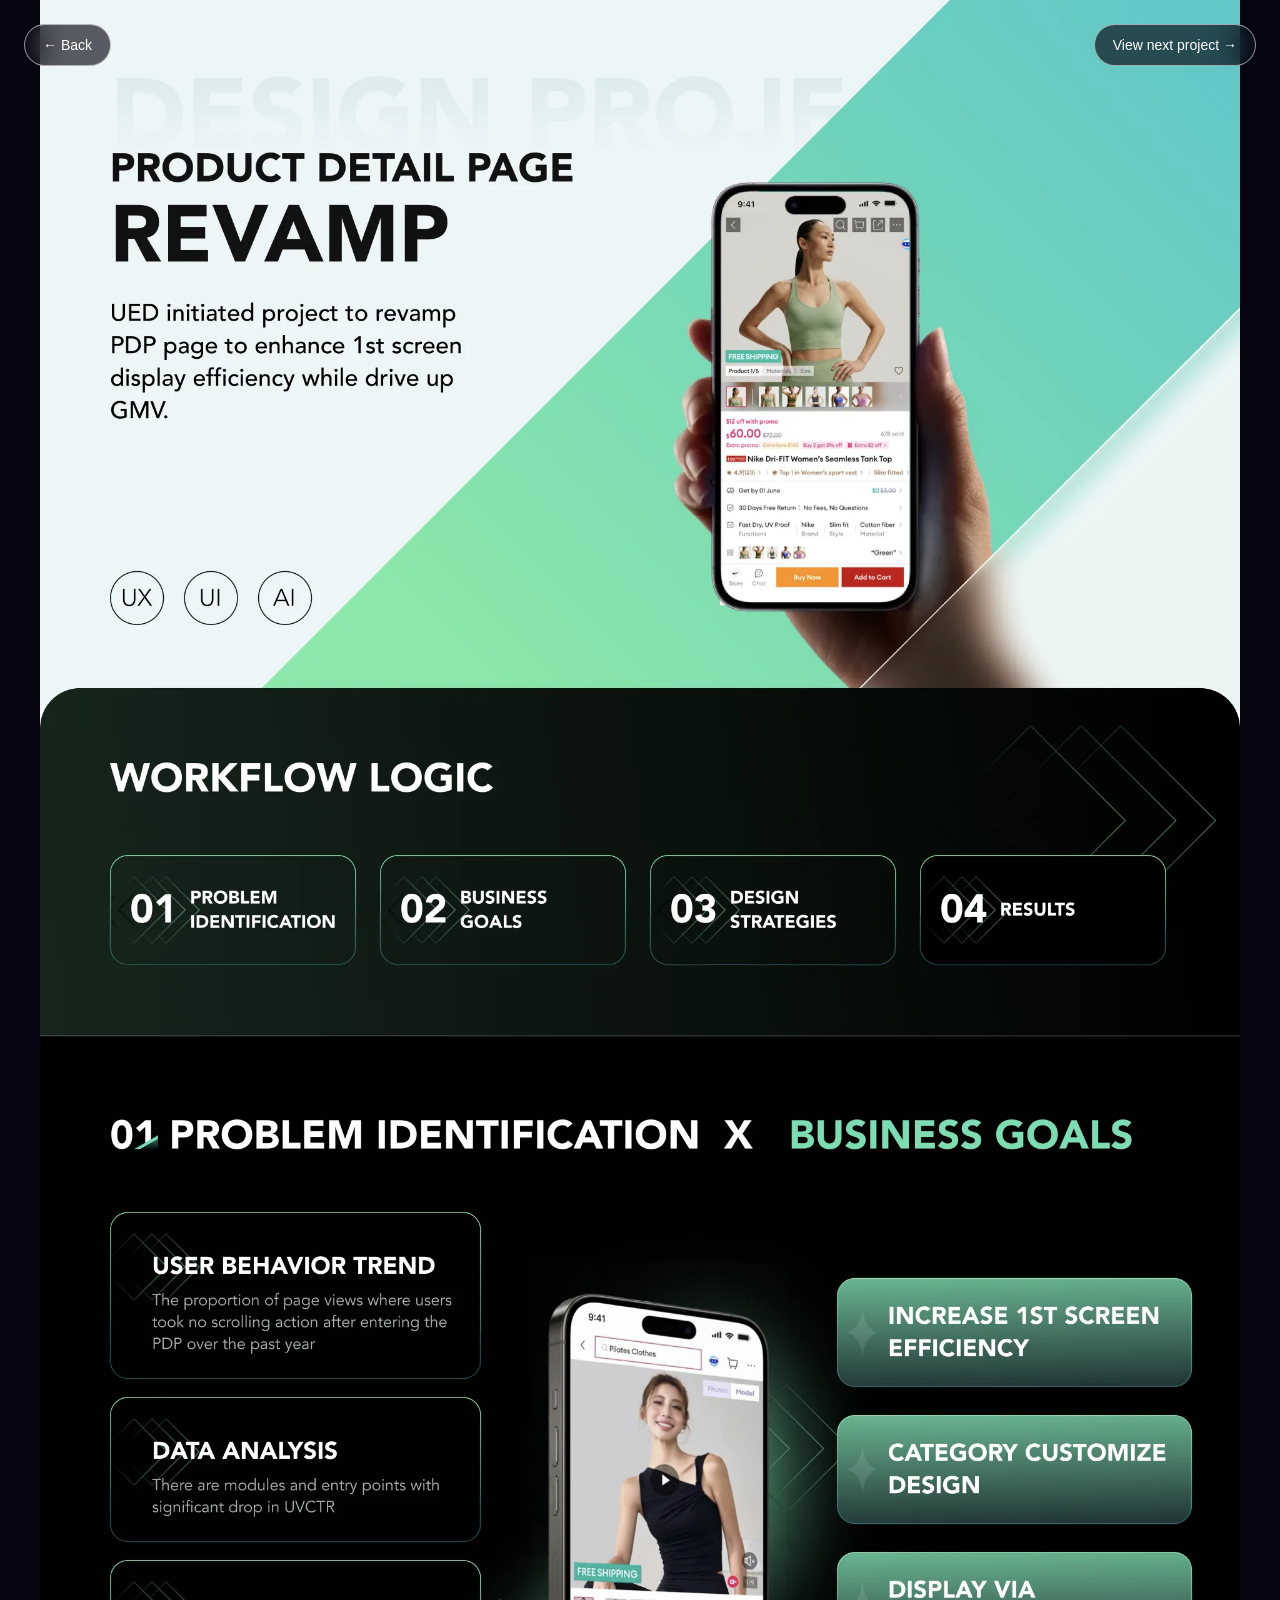
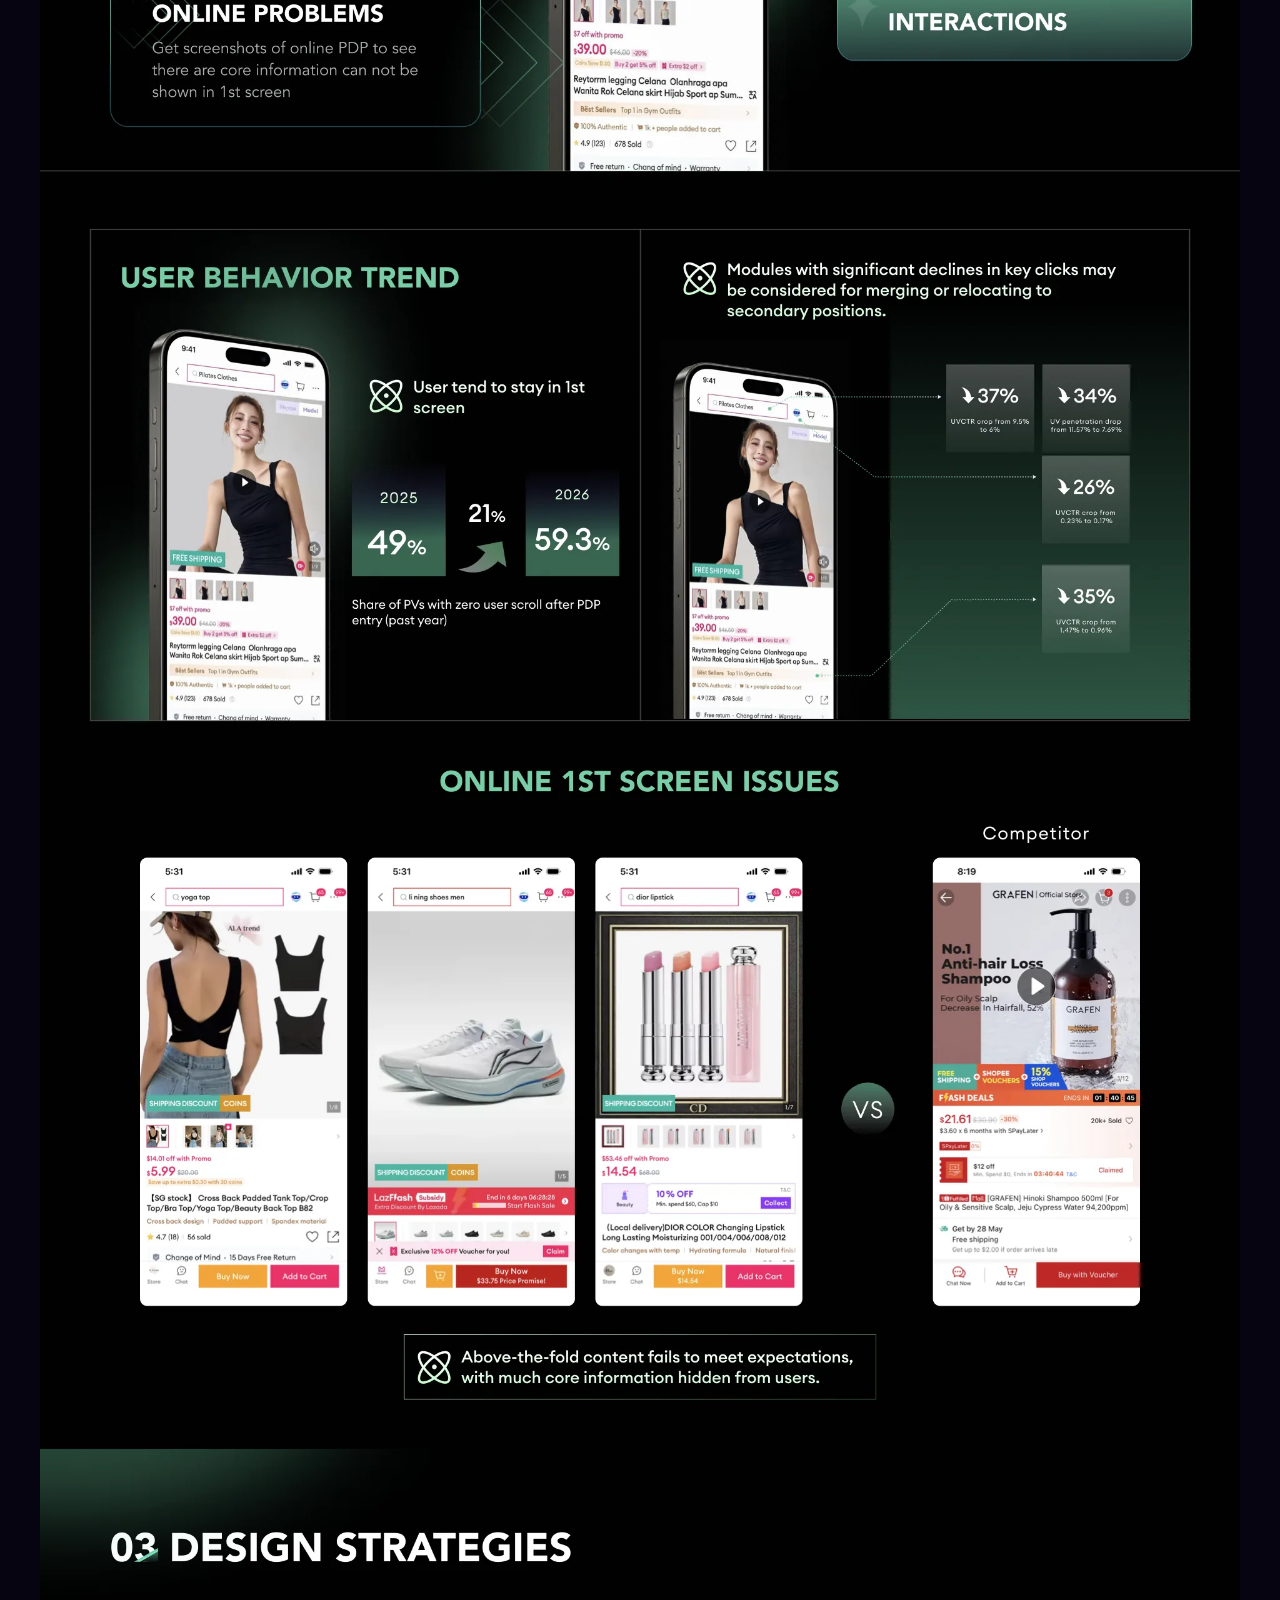
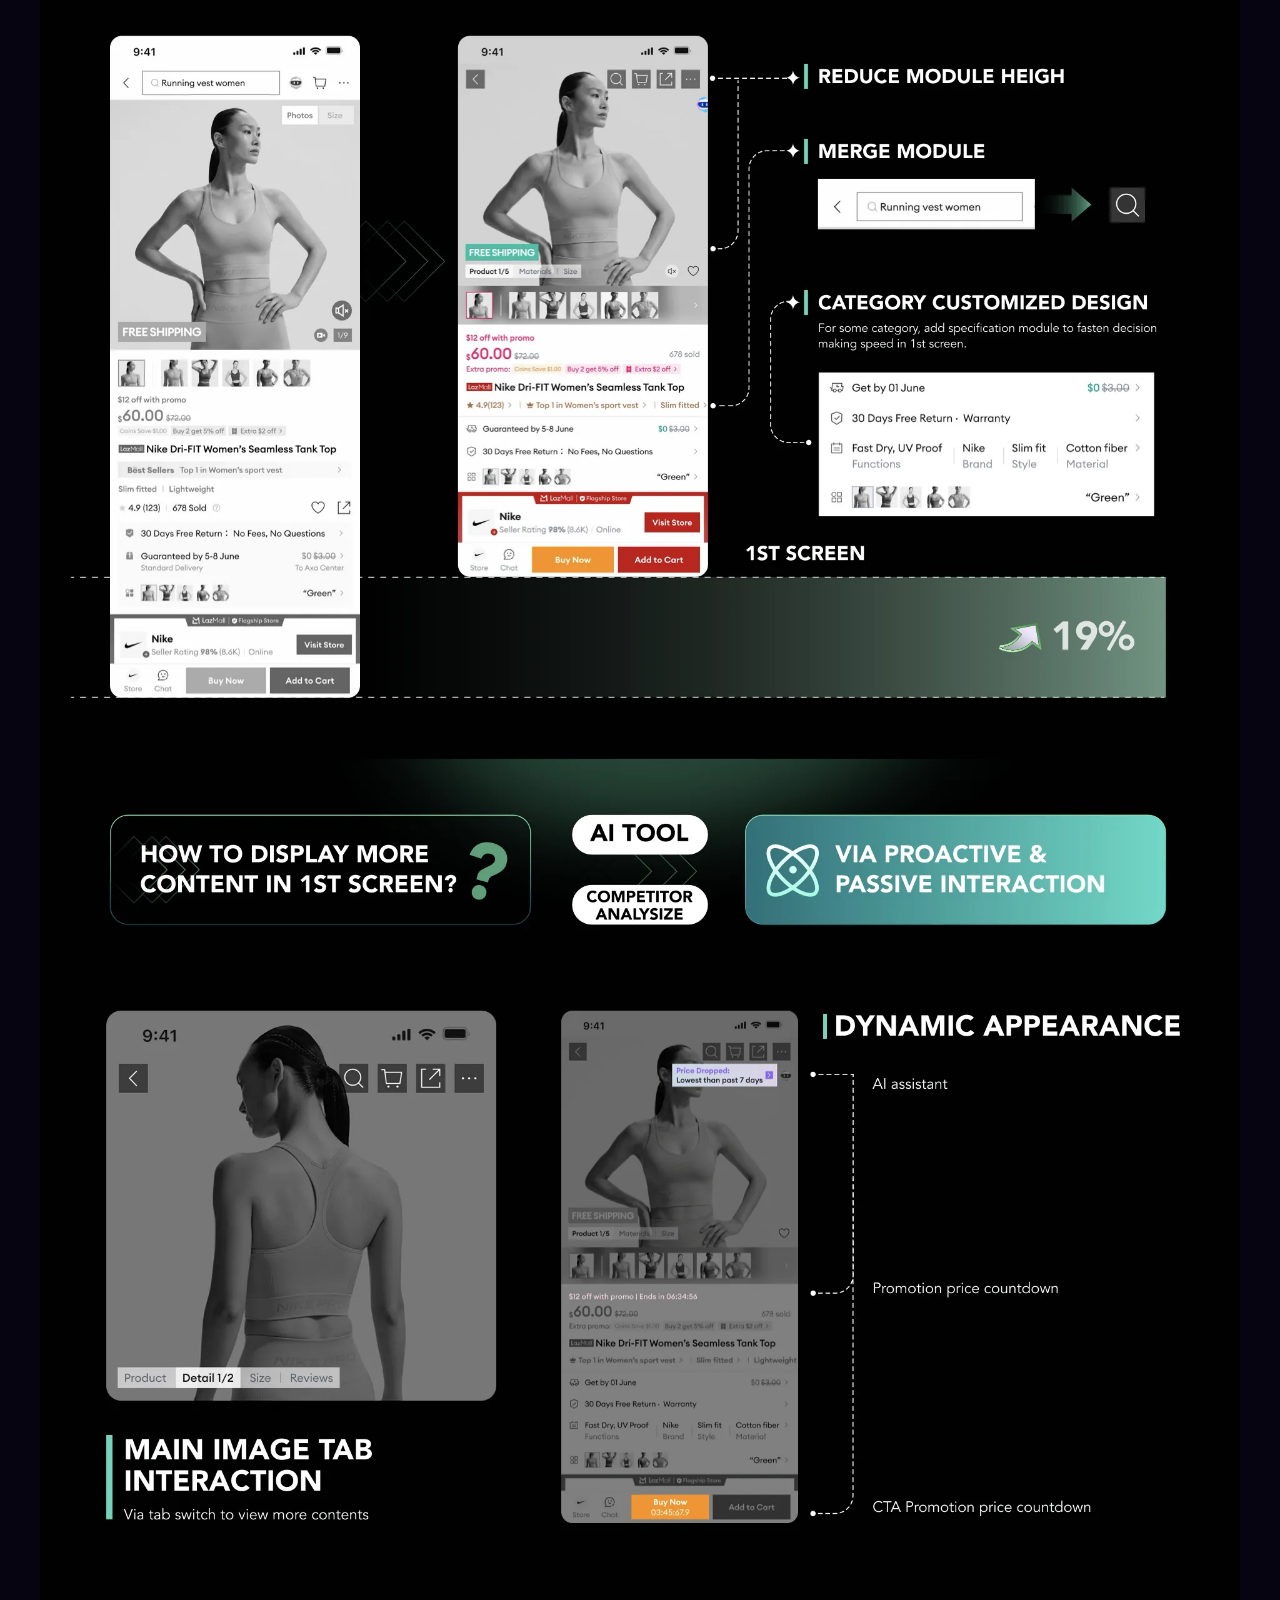
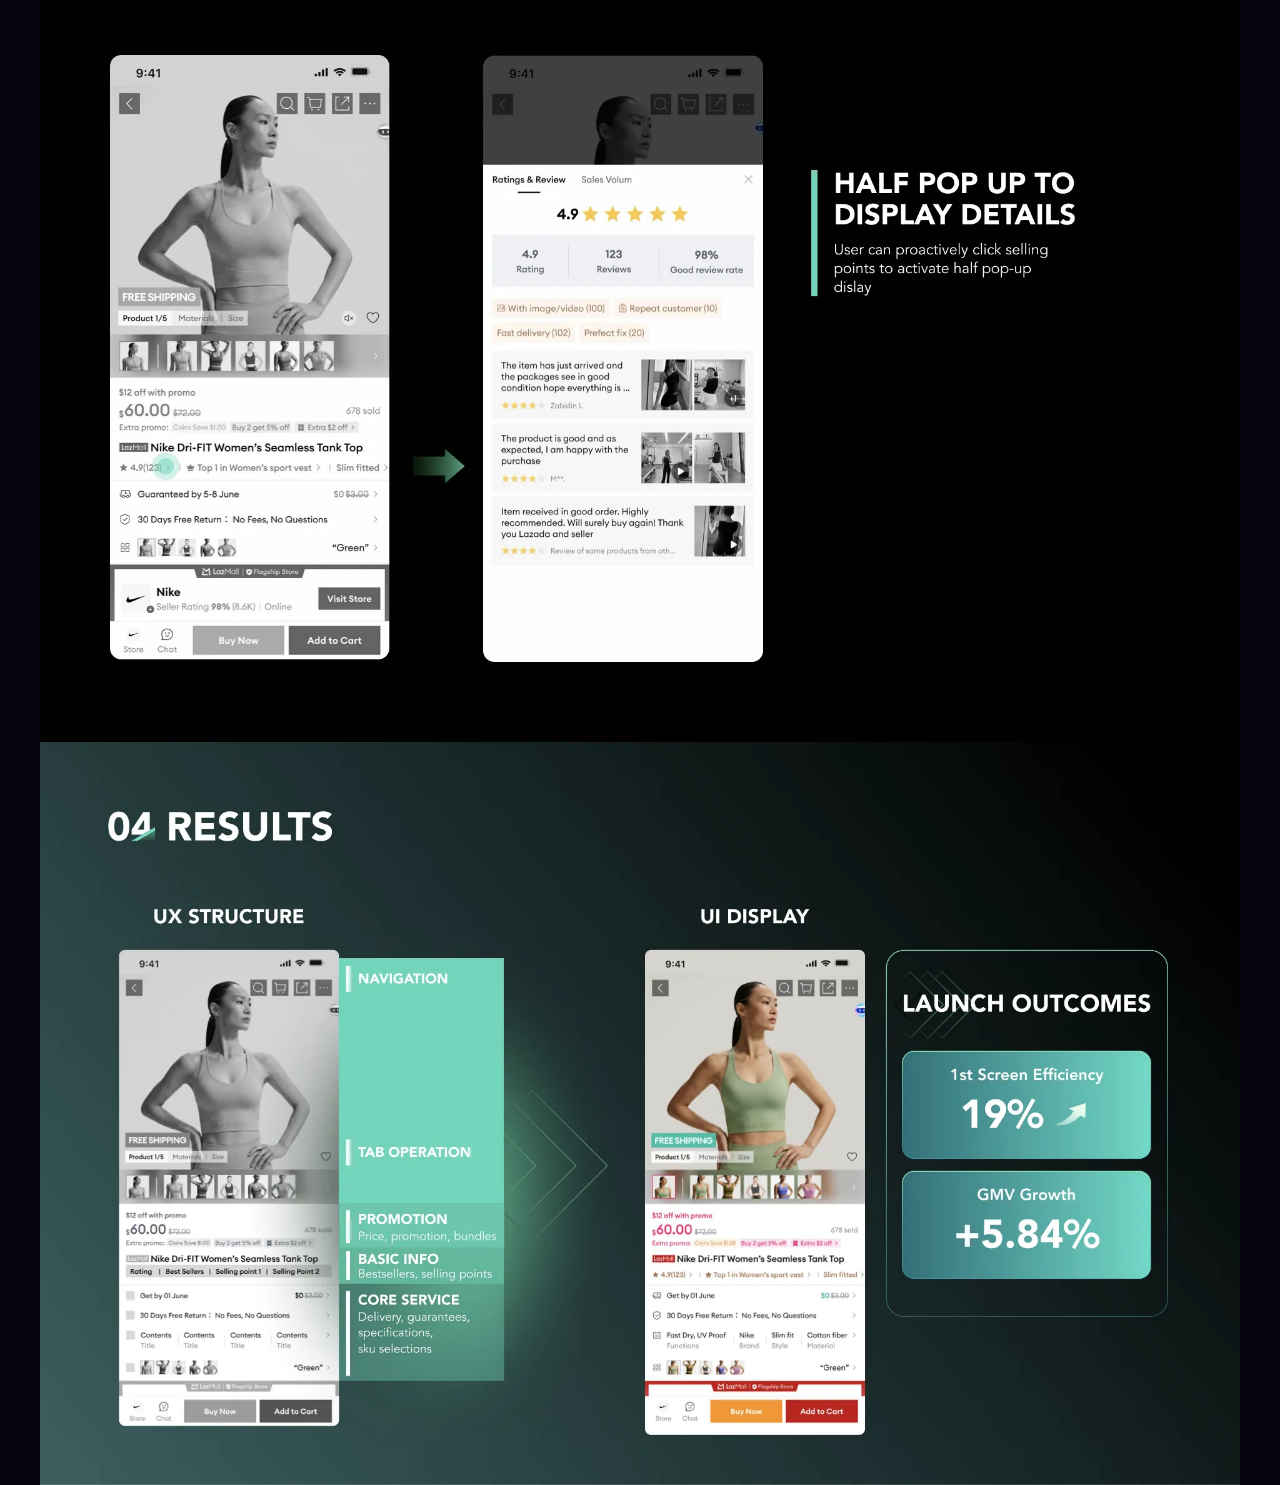
<file: project-pdp.html>
<!doctype html><html lang="en" data-page-node-id="oRcJeYBndEpru1SfCU4hXH"><head data-page-node-id="iCpFzVEHZMFCFxVRYUSWDK"><meta charset="UTF-8" data-page-node-id="a6GOqu1FLZzdlGJTTFDHdP" /><meta name="viewport" content="width=device-width,initial-scale=1" data-page-node-id="g9GhoBSyNAQh38ZJLugvvu" /><title>PDP Revamp — Dephanie</title><meta name="description" content="End-to-end UX and UI redesign of Lazada product detail pages: information hierarchy, decision support modules and a reusable PDP design system." data-page-node-id="hngNhamWQt01RJoP8Bofby" /><link rel="canonical" href="https://dephaniefu.github.io/dephanie-portfolio/project-pdp.html" data-page-node-id="kc836iT4l3wLyoI1ZVc1sT" /><link rel="icon" href="assets/mark.svg" type="image/svg+xml" data-page-node-id="iUFQhEbVb3RaE67j8gRUIt" /><meta property="og:type" content="article" data-page-node-id="nsPZp3WEez3B8Dl2Tp52eB" /><meta property="og:site_name" content="Dephanie.F" data-page-node-id="OEAPptLxsJWwEU1xY4iNIg" /><meta property="og:title" content="PDP Revamp — Dephanie" data-page-node-id="ngKmVy5fQQFPm0B8jAR4qm" /><meta property="og:description" content="End-to-end UX and UI redesign of Lazada product detail pages: information hierarchy, decision support modules and a reusable PDP design system." data-page-node-id="BFGfFciv1cUibbsE0F6zkc" /><meta property="og:url" content="https://dephaniefu.github.io/dephanie-portfolio/project-pdp.html" data-page-node-id="KiltrGq9ixEnPQWzLlb749" /><meta property="og:image" content="https://dephaniefu.github.io/dephanie-portfolio/assets/project-pdp-revamp-cover.png" data-page-node-id="XDgAF5XEKWEuktQMGuDqum" /><meta name="twitter:card" content="summary_large_image" data-page-node-id="F5iUBpJNEyQCtI8u3CQpvp" /><meta name="twitter:title" content="PDP Revamp — Dephanie" data-page-node-id="ajyVUTrwF3C0tCqYnGiu2L" /><meta name="twitter:description" content="End-to-end UX and UI redesign of Lazada product detail pages: information hierarchy, decision support modules and a reusable PDP design system." data-page-node-id="DxOVZOJ52HOTXTCuJ2GH1O" /><meta name="twitter:image" content="https://dephaniefu.github.io/dephanie-portfolio/assets/project-pdp-revamp-cover.png" data-page-node-id="2NHpIUdUMSHApBXpL4nnnb" /><link rel="stylesheet" href="src/project-page.css" data-page-node-id="yjBiTIxGin1YWXqsdSpY9U" /></head><body data-page-node-id="4syXeNg9VpHcfjkmTk1cdj"><a class="project-back" href="index.html#projects" aria-label="Back to projects" data-page-node-id="FBwoG1vH5Nf2S6FTcySCGn">← Back</a><a class="project-next" href="project-campaign.html" aria-label="View next project: Campaign Management" data-page-node-id="b4GRFyfM2pvVxvFVzbaz5N">View next project →</a><main class="project-detail" data-page-node-id="8pZgMHn68HHXNKtN2ZJsqP"><h1 class="visually-hidden" data-page-node-id="u4XXdDW04NI2iM5ceqnHfJ">PDP Revamp</h1><img src="assets/2lp-pdp-1113.webp" alt="PDP Revamp project case study" width="1920" height="10056" decoding="async" data-page-node-id="Z76IG20by7GiTxIPfDYAji" /></main></body></html>
</file>
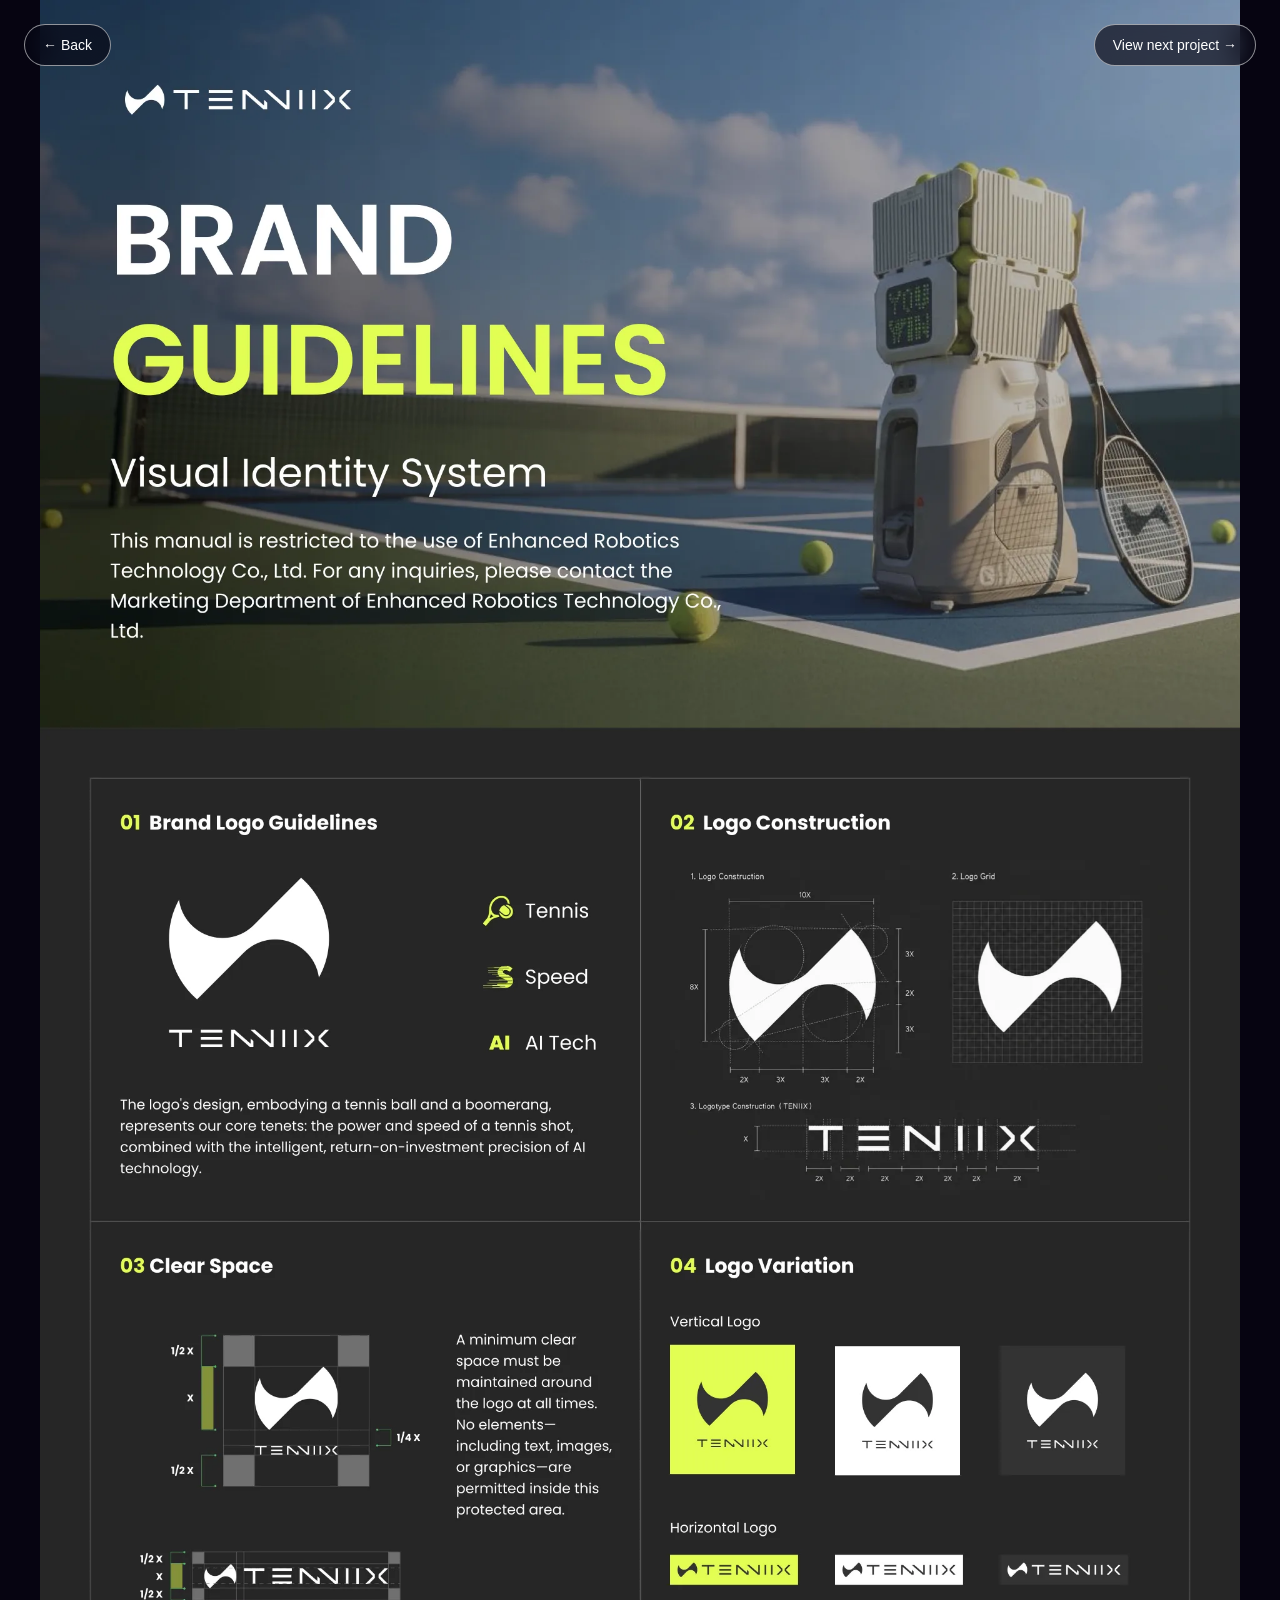
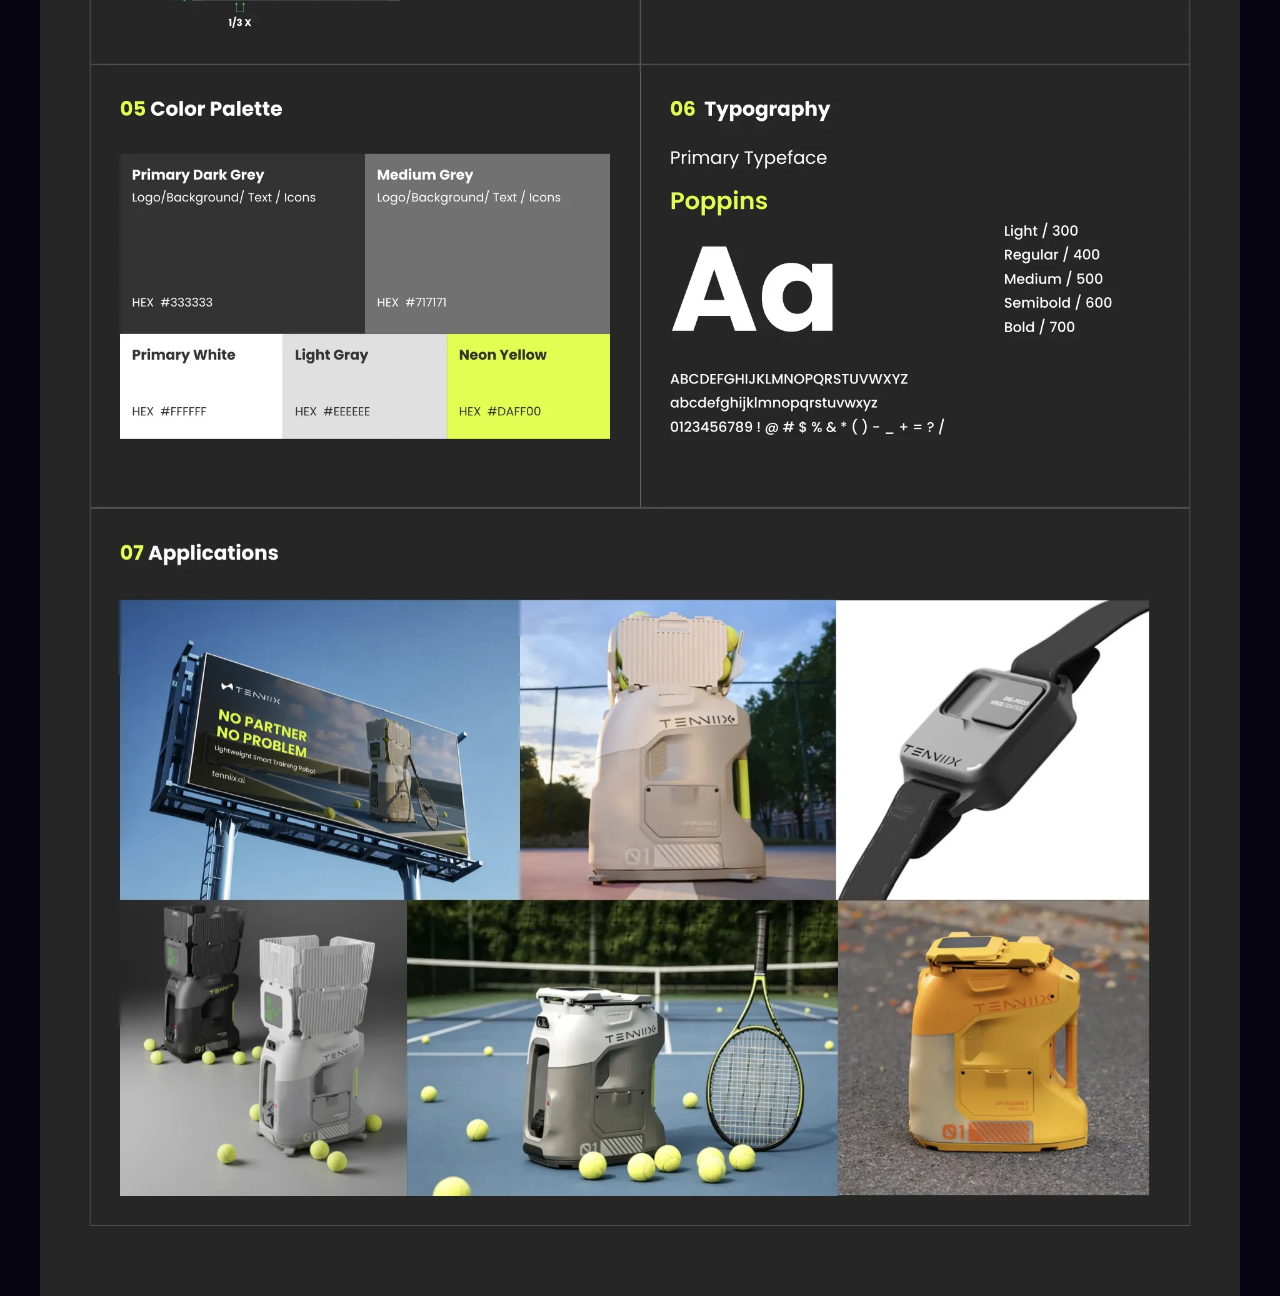
<file: project-tennix.html>
<!doctype html><html lang="en" data-page-node-id="9r8EW9NODXGGCTh9AMBlh4"><head data-page-node-id="kVnNMMWjJjH9BGhoghBJBy"><meta charset="UTF-8" data-page-node-id="cDUrTtHYHabtr6Q0rBtEuV" /><meta name="viewport" content="width=device-width,initial-scale=1" data-page-node-id="yFoa6xrVBCpancT0AO1iVL" /><title>Tennix Branding Guidelines — Dephanie</title><meta name="description" content="A complete brand identity system: logo, typography, colour, iconography and application rules for digital and physical touch points." data-page-node-id="P1qMCvyTKHF5iwOsqQjdlO" /><link rel="canonical" href="https://dephaniefu.github.io/dephanie-portfolio/project-tennix.html" data-page-node-id="Dd8WUuOgwhjMKFFeDQdGBw" /><link rel="icon" href="assets/mark.svg" type="image/svg+xml" data-page-node-id="hmEIlmbERywUviOeGRLdfC" /><meta property="og:type" content="article" data-page-node-id="cmNFWQhIf0e46VXaxicNzV" /><meta property="og:site_name" content="Dephanie.F" data-page-node-id="xHwpvhms8VuKJRXgxwFM2B" /><meta property="og:title" content="Tennix Branding Guidelines — Dephanie" data-page-node-id="pWZJJRoonkCZfuslWMhsDP" /><meta property="og:description" content="A complete brand identity system: logo, typography, colour, iconography and application rules for digital and physical touch points." data-page-node-id="lNvVgSfWBZRtpc17CGGpAZ" /><meta property="og:url" content="https://dephaniefu.github.io/dephanie-portfolio/project-tennix.html" data-page-node-id="eiBEsunpAVUsVZMoHSgrvE" /><meta property="og:image" content="https://dephaniefu.github.io/dephanie-portfolio/assets/tennix-vi-cover.webp" data-page-node-id="lRBTlSJLCmgNjuFxAXAE49" /><meta name="twitter:card" content="summary_large_image" data-page-node-id="bCNOXc8f6A3znpOYqyuYCq" /><meta name="twitter:title" content="Tennix Branding Guidelines — Dephanie" data-page-node-id="w3bk2xHsKAdeHP0pM1fIMt" /><meta name="twitter:description" content="A complete brand identity system: logo, typography, colour, iconography and application rules for digital and physical touch points." data-page-node-id="WoDzqDU4B5V6llZXn8L20B" /><meta name="twitter:image" content="https://dephaniefu.github.io/dephanie-portfolio/assets/tennix-vi-cover.webp" data-page-node-id="m6fe7wuQ9e5zDl0gwsjAjI" /><link rel="stylesheet" href="src/project-page.css" data-page-node-id="8tGk4XcOvBo8WOlwslfvXr" /></head><body data-page-node-id="vhDNqPvo062uwkID55IWvW"><a class="project-back" href="index.html#projects" aria-label="Back to projects" data-page-node-id="v6akYRPWolTDKTCjSzAqTp">← Back</a><a class="project-next" href="project-ug.html" aria-label="View next project: User Growth Project" data-page-node-id="L8wNM2Wb3TfIpG9iNoiDX8">View next project →</a><main class="project-detail" data-page-node-id="uhJoePdQhNWrWJuEtIJOP5"><h1 class="visually-hidden" data-page-node-id="ofzFTEb8Jw5YIizalFXjBy">Tennix Branding Guidelines</h1><img src="assets/2lp-tennix-1113.webp" alt="Tennix Branding Guidelines project case study" width="1920" height="4634" decoding="async" data-page-node-id="jmfxcsPAPLcf7Ri7XNz1wC" /></main></body></html>
</file>
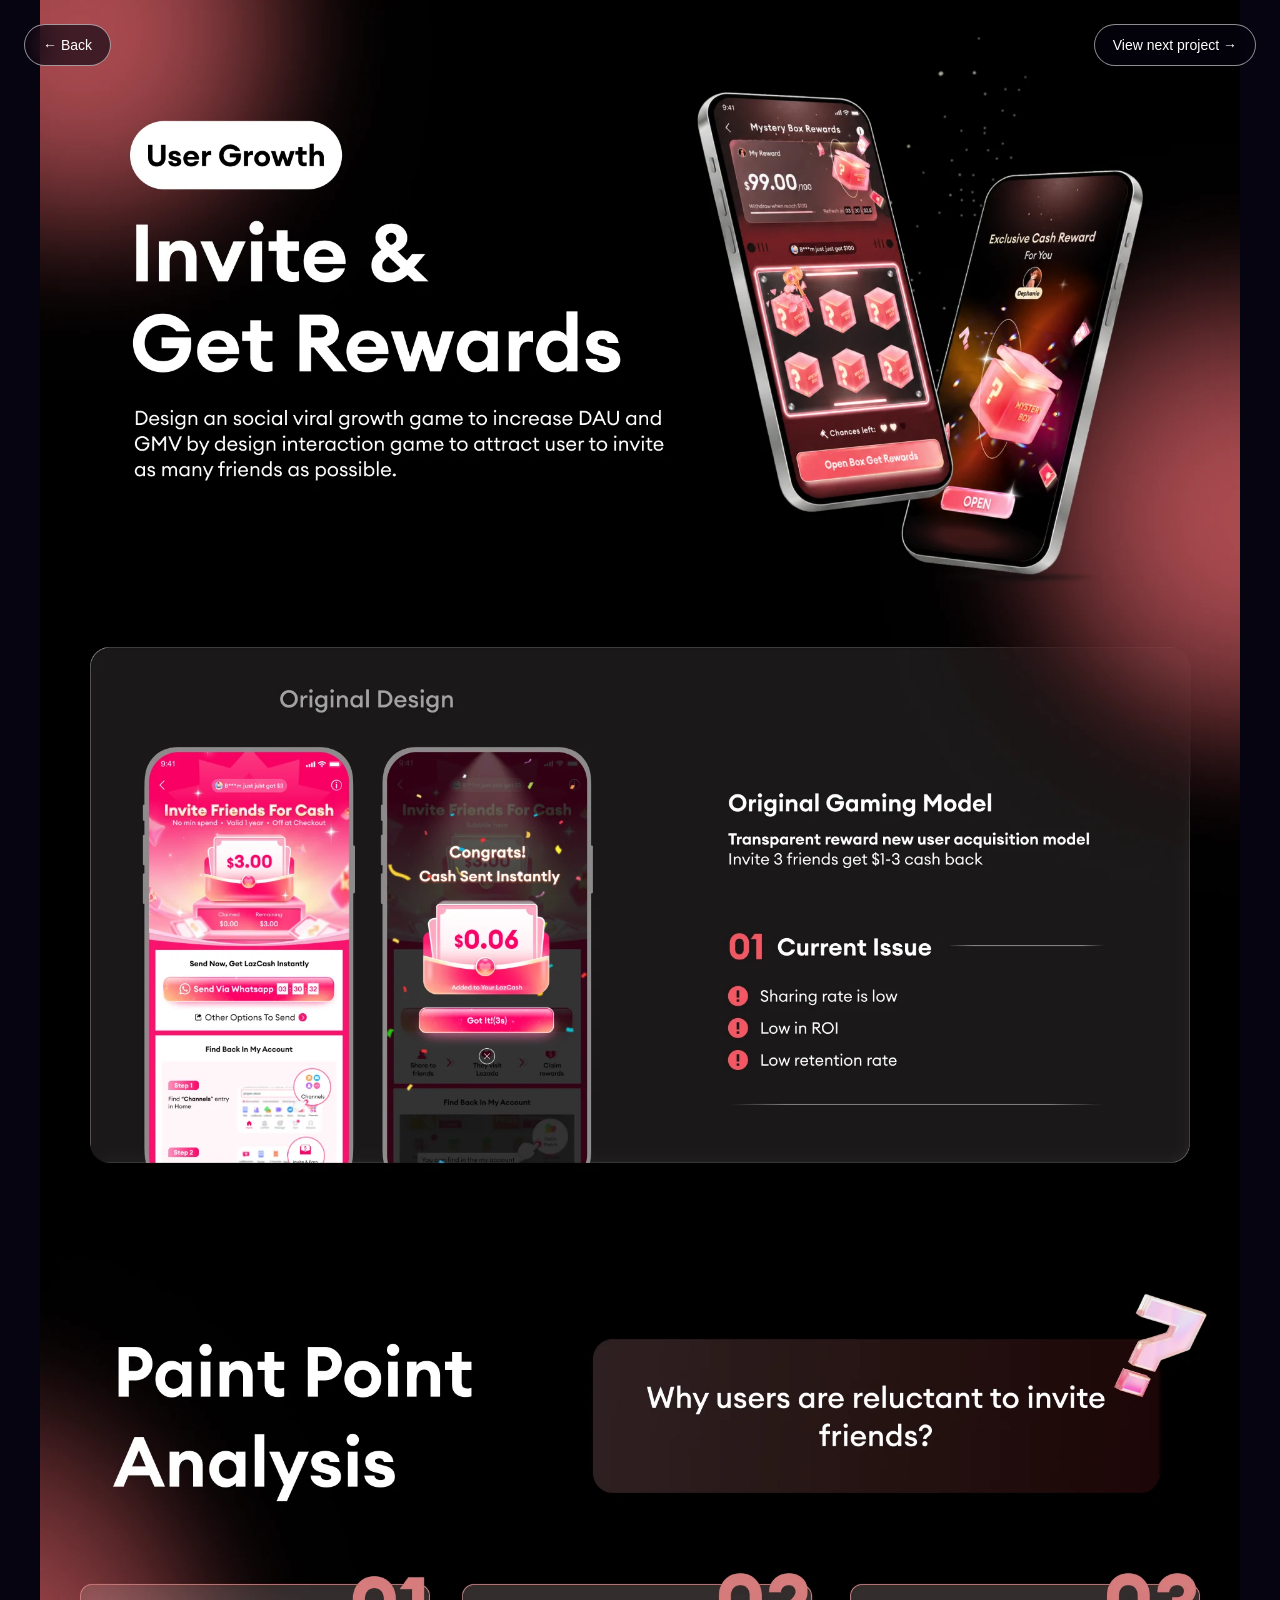
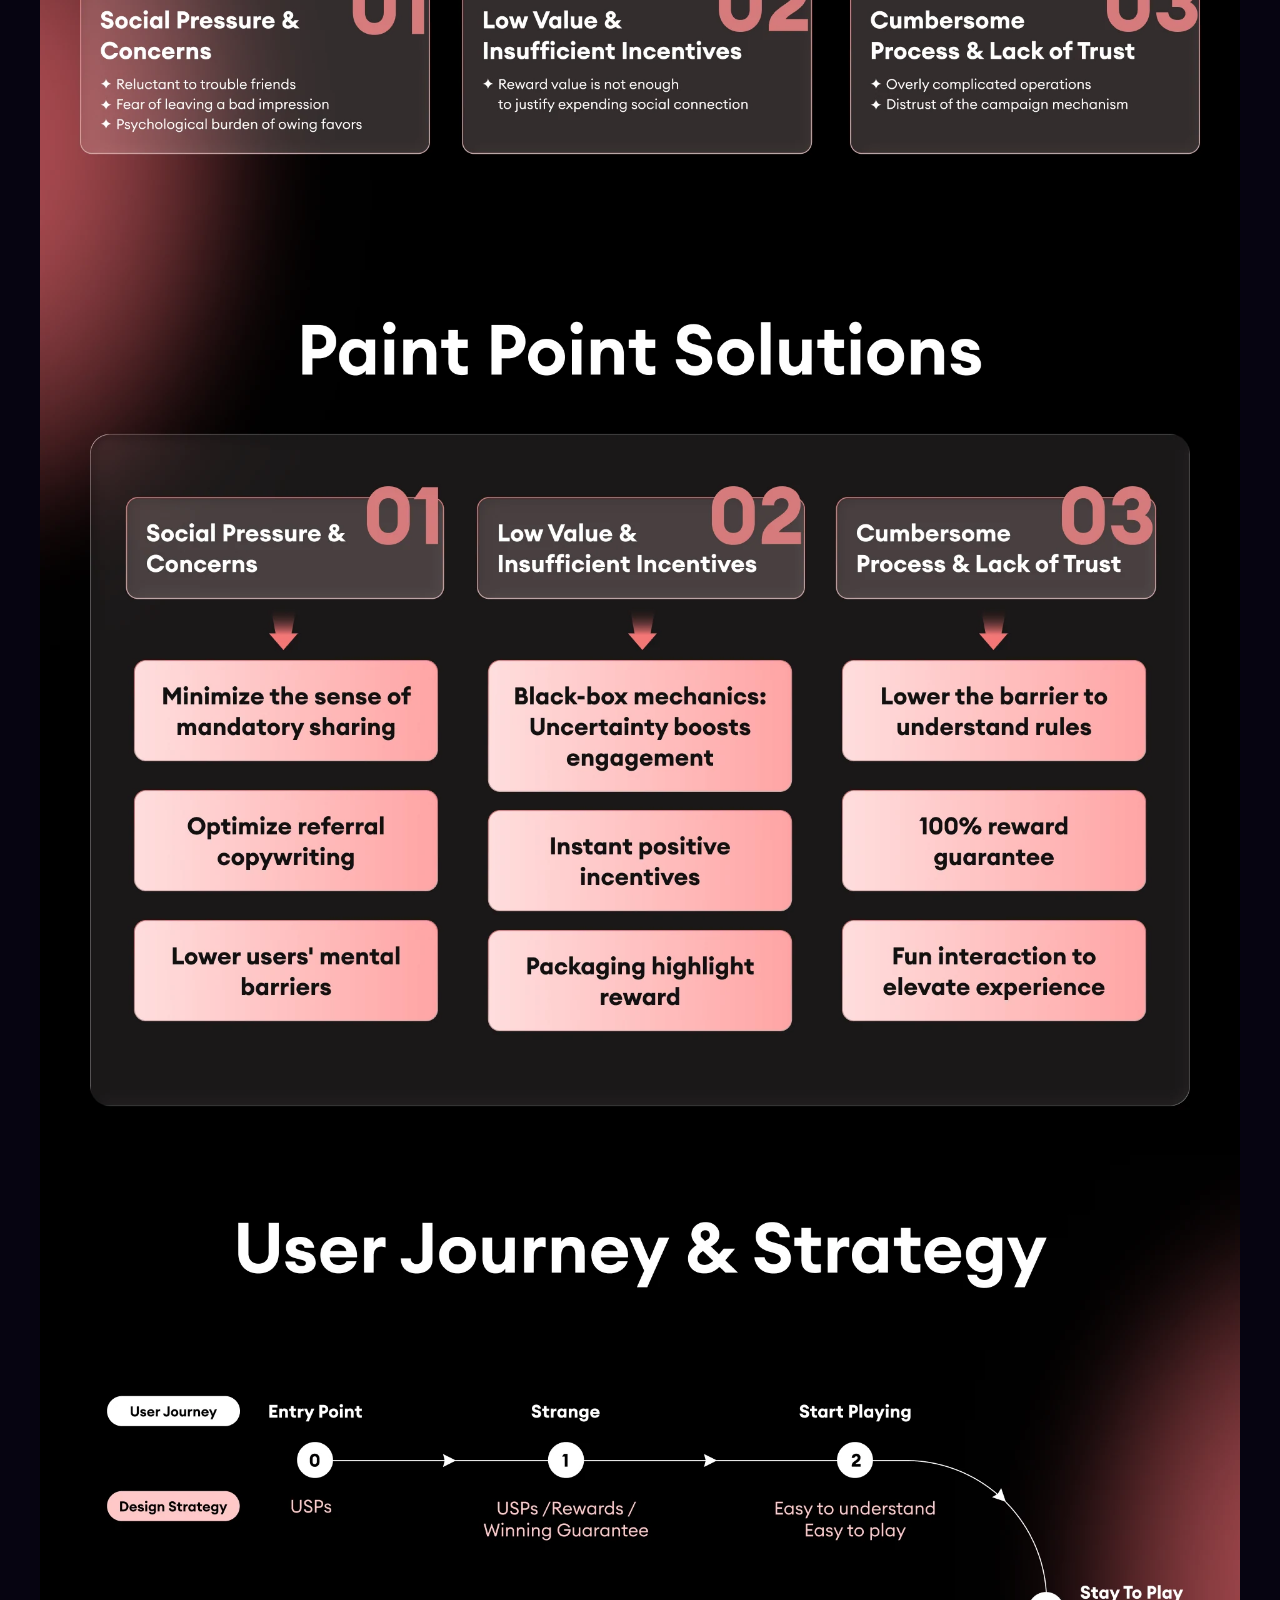
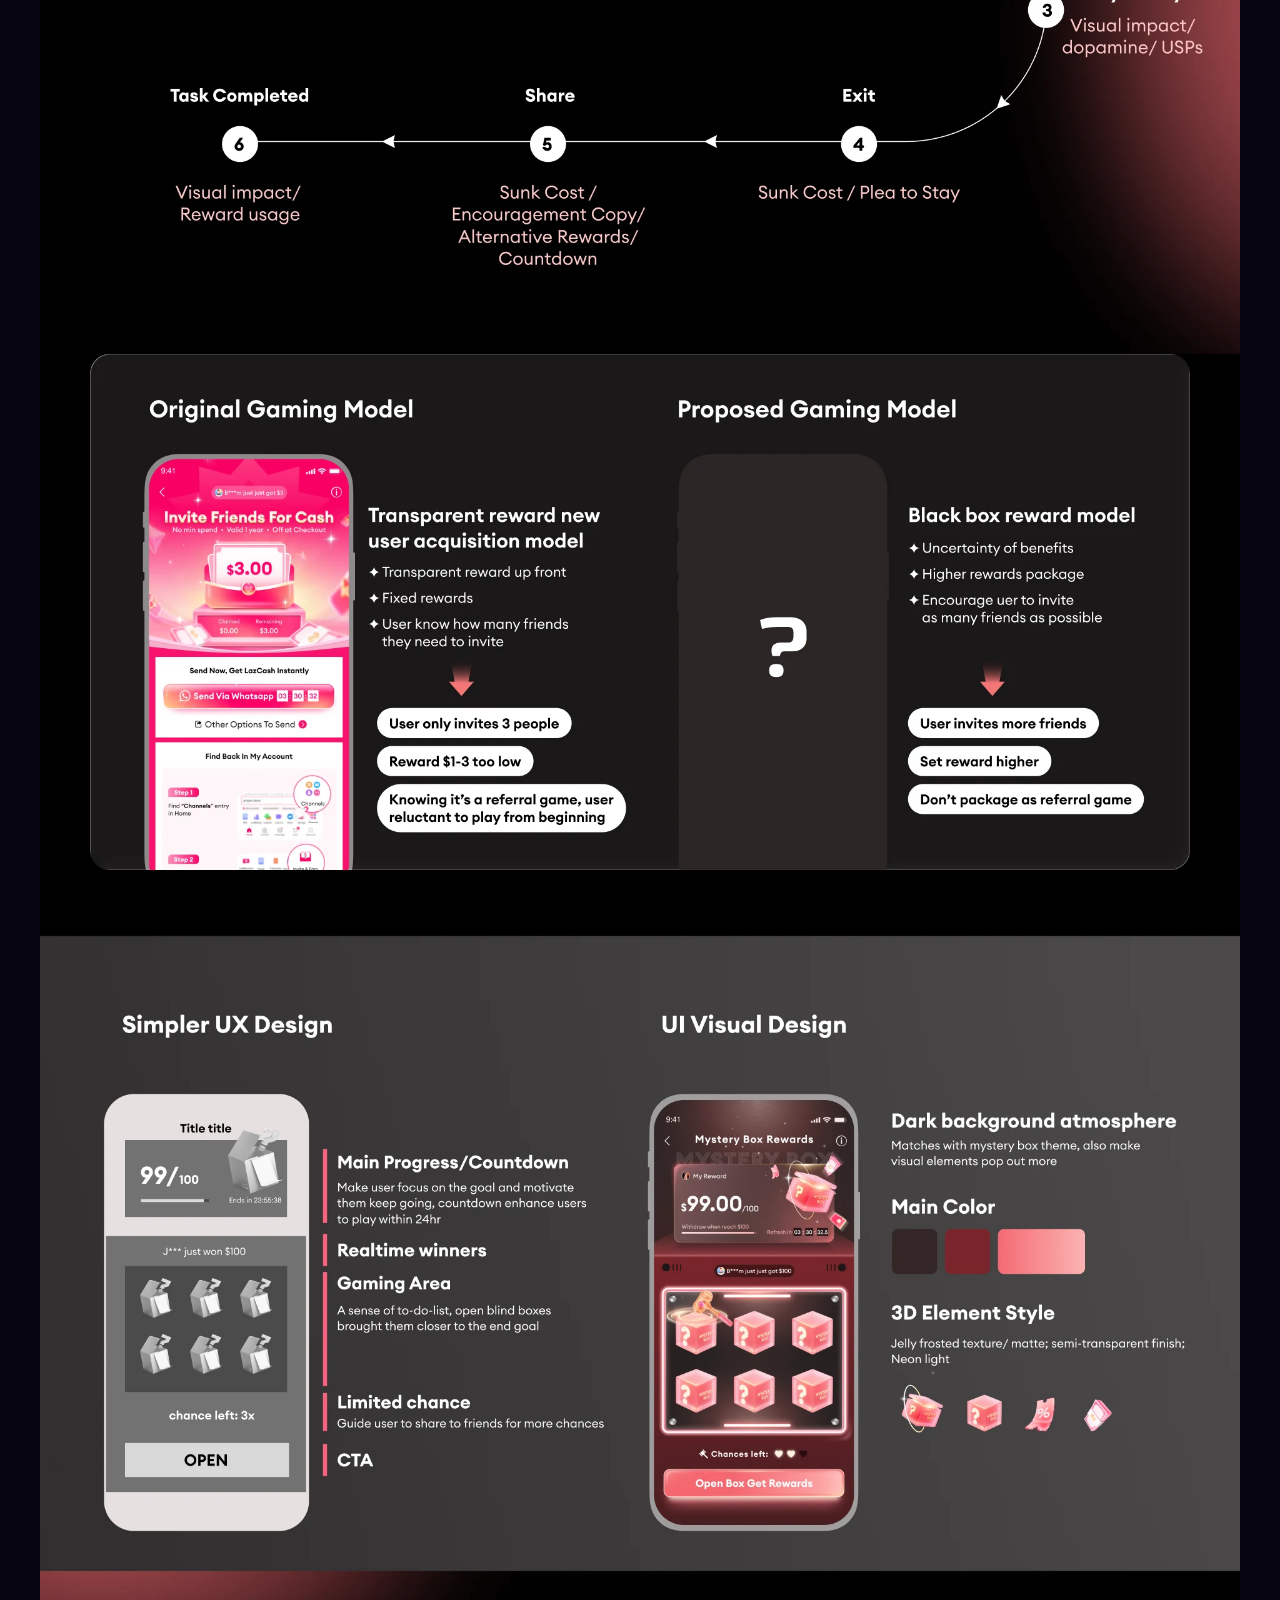
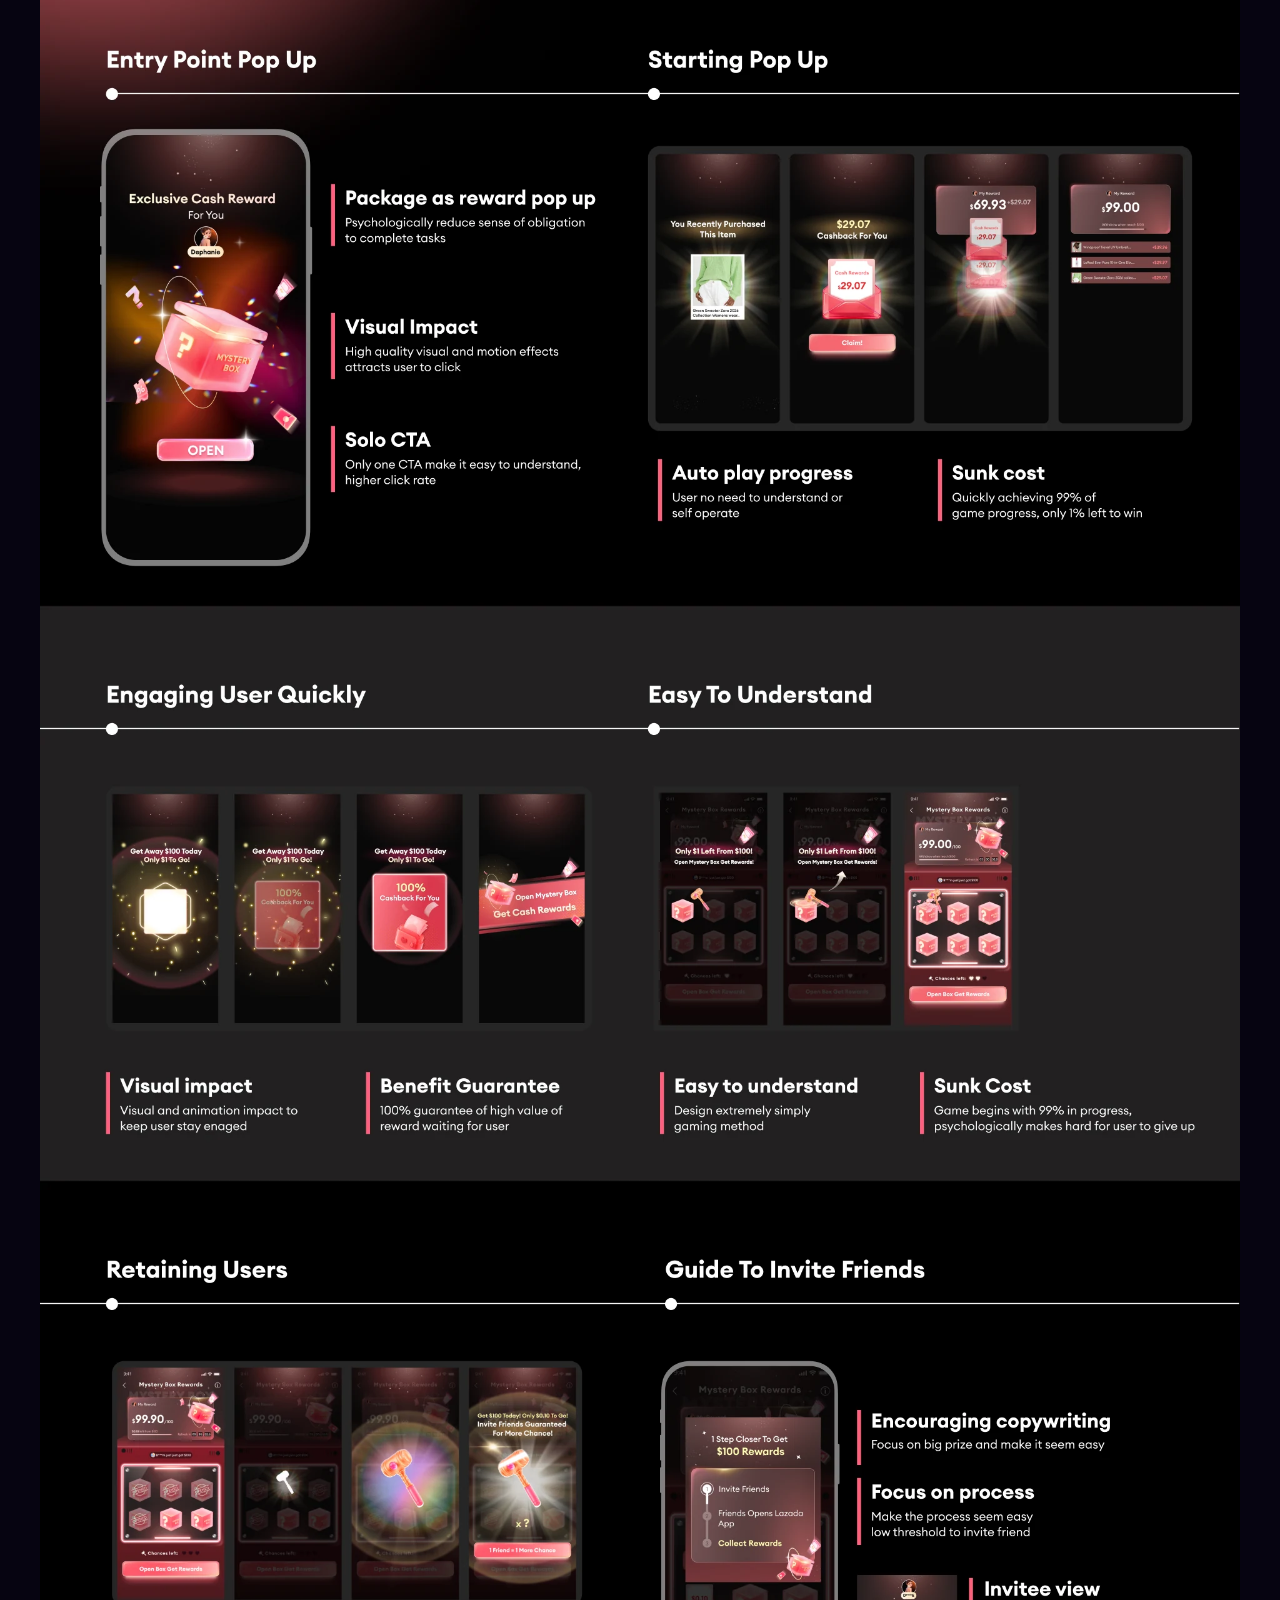
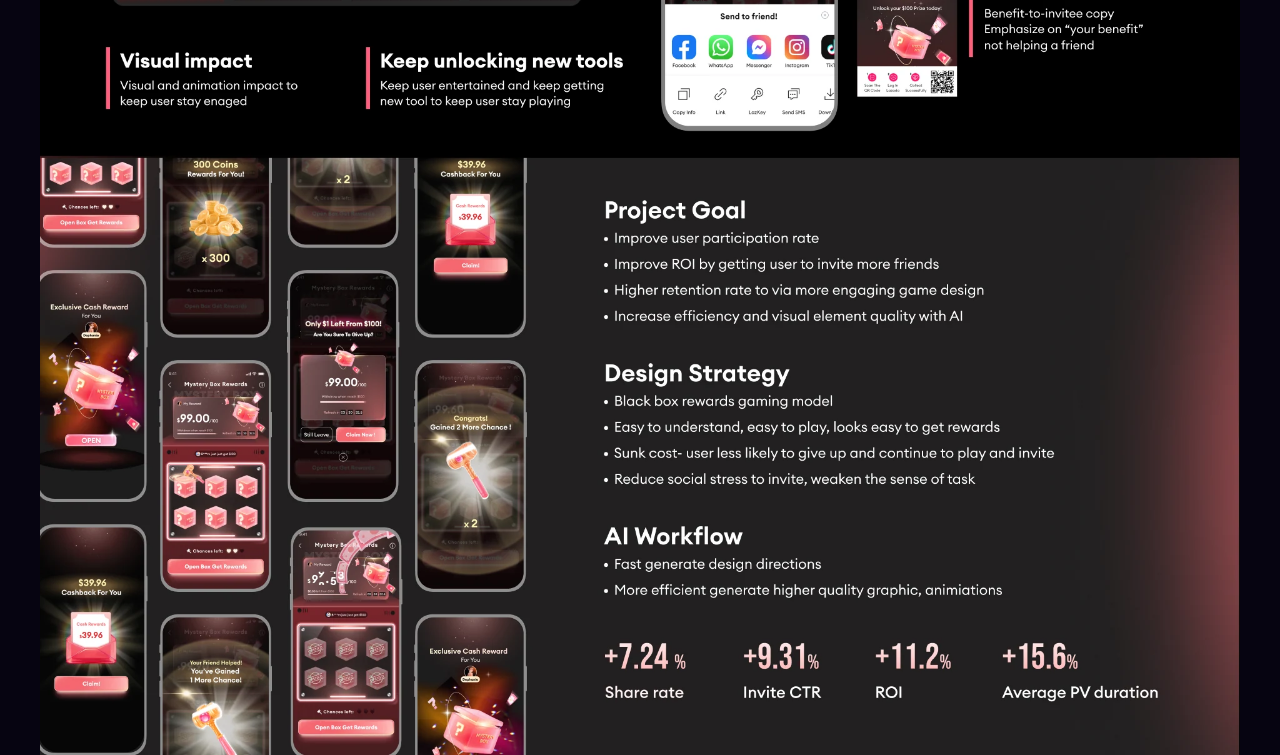
<file: project-ug.html>
<!doctype html><html lang="en"><head><meta charset="UTF-8" /><meta name="viewport" content="width=device-width,initial-scale=1" /><title>User Growth Project — Dephanie</title><meta name="description" content="Referral and rewards product design: audience segmentation, behavioural journey mapping, game mechanics and UI/UX delivery." /><link rel="canonical" href="https://dephaniefu.github.io/dephanie-portfolio/project-ug.html" /><link rel="icon" href="assets/mark.svg" type="image/svg+xml" /><meta property="og:type" content="article" /><meta property="og:site_name" content="Dephanie.F" /><meta property="og:title" content="User Growth Project — Dephanie" /><meta property="og:description" content="Referral and rewards product design: audience segmentation, behavioural journey mapping, game mechanics and UI/UX delivery." /><meta property="og:url" content="https://dephaniefu.github.io/dephanie-portfolio/project-ug.html" /><meta property="og:image" content="https://dephaniefu.github.io/dephanie-portfolio/assets/project-user-growth-cover.png" /><meta name="twitter:card" content="summary_large_image" /><meta name="twitter:title" content="User Growth Project — Dephanie" /><meta name="twitter:description" content="Referral and rewards product design: audience segmentation, behavioural journey mapping, game mechanics and UI/UX delivery." /><meta name="twitter:image" content="https://dephaniefu.github.io/dephanie-portfolio/assets/project-user-growth-cover.png" /><link rel="stylesheet" href="src/project-page.css" /></head><body><a class="project-back" href="index.html#projects" aria-label="Back to projects">← Back</a><a class="project-next" href="project-ai.html" aria-label="View next project: AI Projects">View next project →</a><main class="project-detail"><h1 class="visually-hidden">User Growth Project</h1><img src="assets/2lp-ug.webp" alt="User Growth project case study" width="1920" height="11448" decoding="async" /></main></body></html>
</file>
<file: src/styles.css>
@font-face {
  font-family: 'Bebas Neue';
  font-style: normal;
  font-weight: 400;
  font-display: swap;
  src: url('../assets/fonts/BebasNeue-Regular.ttf') format('truetype');
}
@font-face {
  font-family: 'Playball';
  font-style: normal;
  font-weight: 400;
  font-display: swap;
  src: url('../assets/fonts/Playball-Regular.ttf') format('truetype');
}
:root { color-scheme: dark; font-family:'Euclid Circular A','DM Sans',sans-serif; color:#fff; background:#080513; --lavender:#b792f5; --violet:#49398a; --ink:#080513; }
* { box-sizing: border-box; }
html { scroll-behavior: smooth; }
body { margin:0; min-width:320px; background:var(--ink); }
a { color:inherit; text-decoration:none; }
button { font:inherit; }
.shell { width:min(1680px, calc(100% - 12vw)); margin-inline:auto; }
.section-pad { padding:90px 0 110px; }

.hero { height: min(56.25vw, 1080px); min-height:620px; position:relative; overflow:hidden; background:#21153d; }
.hero-photo { position:absolute; inset:-4% 0 0; overflow:hidden; background:url('../assets/hero.webp') center 21%/cover no-repeat; filter:saturate(.88) contrast(1.02); }
.hero-video { width:100%; height:100%; display:block; object-fit:cover; object-position:center 21%; }
.hero:after { content:''; position:absolute; inset:0; background:linear-gradient(90deg,rgba(28,14,59,.45),transparent 42%,rgba(28,14,59,.08)),linear-gradient(0deg,rgba(8,5,19,.22),transparent 35%); }
.nav { height:112px; display:flex; align-items:center; justify-content:space-between; position:relative; z-index:4; }
.brand { font-family:'Bebas Neue','DM Sans',sans-serif; font-weight:400; font-size:23px; letter-spacing:.05em; display:flex; align-items:center; gap:9px; }
.brand img { width:24px; height:24px; }
.nav-links { display:flex; gap:72px; font-family:'Euclid Circular A','DM Sans',sans-serif; font-size:16px; }
.nav-links a { opacity:.9; transition:.2s; }
.nav-links a:hover { opacity:1; transform:translateY(-2px); }
.nav-actions { align-items:center; display:flex; gap:10px; }
.nav-toggle { align-items:center; background:rgba(255,255,255,.08); border:1px solid rgba(255,255,255,.38); border-radius:50%; color:#fff; cursor:pointer; display:none; flex-direction:column; gap:5px; height:44px; justify-content:center; padding:0; transition:background .2s ease,border-color .2s ease; width:44px; }
.nav-toggle:hover { background:rgba(255,255,255,.18); border-color:rgba(255,255,255,.7); }
.nav-toggle span { background:currentColor; border-radius:2px; display:block; height:1.6px; transition:transform .25s ease; width:17px; }
.nav-toggle[aria-expanded="true"] span:first-child { transform:translateY(3.3px) rotate(45deg); }
.nav-toggle[aria-expanded="true"] span:last-child { transform:translateY(-3.3px) rotate(-45deg); }
.nav-panel-contact { display:none; }
.button { border:1px solid transparent; border-radius:999px; padding:16px 24px; display:inline-flex; align-items:center; justify-content:center; gap:9px; cursor:pointer; transition:.2s; }
.button:hover { transform:translateY(-2px); }
.button.light { color:#211b47; background:#fff; }
.button.compact { padding:8px 17px; font-size:16px; }
.button.ghost { color:#fff; border-color:#fff; background:transparent; }
.button img { width:22px; height:22px; }
.frame-lines { position:absolute; z-index:2; inset:18% 6% 18%; border-inline:1px solid rgba(255,255,255,.18); }
.text-pressure-shell { position:absolute; z-index:3; left:6vw; right:6vw; bottom:-38px; height:300px; pointer-events:none; }
.text-pressure-title { align-items:center; color:#fff; display:flex; font-family:'Roboto Flex',sans-serif; font-size:36px; font-weight:100; height:100%; justify-content:space-between; line-height:1; margin:0; text-align:center; text-transform:uppercase; transform-origin:center top; user-select:none; white-space:nowrap; width:100%; }
.text-pressure-title span { color:#fff; display:inline-block; position:relative; }
.text-pressure-title span::after { color:transparent; content:attr(data-char); left:0; position:absolute; top:0; z-index:-1; -webkit-text-stroke:3px #bbaafe; }

.about { min-height:478px; display:grid; grid-template-columns:1.1fr 1fr; gap:7vw; align-items:center; padding-block:65px; }
.script { margin:0; font-family:'Playball','DM Sans',cursive; font-size:34px; }
.name-row { display:flex; align-items:center; gap:48px; margin:3px 0 16px; }
.name-row h1 { font-family:'Bebas Neue'; font-size:clamp(72px,7vw,100px); font-weight:400; line-height:.88; letter-spacing:.05em; margin:0; background:linear-gradient(#fff,#ad89ea); color:transparent; background-clip:text; }
.name-row h3 { margin:0; font-size:25px; font-weight:500; white-space:nowrap; transform:translateX(-20px); }
.about-copy>p:not(.script) { max-width:750px; font-family:'Euclid Circular A','DM Sans',sans-serif; line-height:1.55; font-size:16px; color:#e6e0f1; }
.tags { display:flex; gap:10px; margin-top:28px; }
.tags span { padding:7px 12px; font-size:14px; background:linear-gradient(#ffffff35,#e0d3f735); }
.stats { display:grid; grid-template-columns:repeat(3,1fr); text-align:center; gap:20px; }
.stats div { display:flex; flex-direction:column; align-items:center; gap:10px; }
.stats b { font-family:'Bebas Neue'; font-size:60px; line-height:1; letter-spacing:.05em; background:linear-gradient(#fff,#ad89ea); color:transparent; background-clip:text; }
.stats b.wide { font-size:60px; padding-top:0; }
.stats span { color:#ffffffcc; font-size:18px; }

.section-title { display:flex; flex-direction:column; align-items:center; text-align:center; width:max-content; margin:0 auto 76px; }
.section-title span { color:var(--lavender); font:30px/1 'Playball','DM Sans',cursive; margin-bottom:14px; }
.section-title h2 { margin:0; font:64px/1 'Bebas Neue','DM Sans',sans-serif; letter-spacing:.07em; }
.section-title i { display:block; width:58px; height:4px; background:var(--lavender); margin:17px auto 0; }
.skills { background:#17102d; isolation:isolate; overflow:hidden; position:relative; }
.aurora-container { height:100%; inset:0; position:absolute; width:100%; z-index:0; }
.aurora-container canvas { display:block; height:100%; width:100%; }
.skills>.section-title,.skills>.skills-grid { position:relative; z-index:1; }
.skills-grid { display:grid; grid-template-columns:repeat(3,1fr); gap:28px; max-width:1420px; }
.skill-card { --reveal-base-y:0px; contain:layout paint style; min-height:260px; padding:42px 32px 30px; border-radius:18px; overflow:hidden; position:relative; background:radial-gradient(circle at 15% 110%,#594198,#321f5d 50%,#100726); box-shadow:inset 0 1px rgba(255,255,255,.08); }
.skill-card:nth-child(even) { transform:translateY(54px); background:radial-gradient(circle at 80% -20%,#514d7b,#29253b 60%); }
.skill-card:nth-child(1) { --reveal-base-y:35px; background-image:url('../assets/card-a.png'); transform:translateY(35px); }
.skill-card:nth-child(2) { --reveal-base-y:-6px; background-image:url('../assets/card-b.png'); transform:translateY(-6px); }
.skill-card:nth-child(3) { --reveal-base-y:35px; background-image:url('../assets/card-c.png'); transform:translateY(35px); }
.skill-card:nth-child(4) { --reveal-base-y:34px; background-image:url('../assets/card-d.png'); transform:translateY(34px); }
.skill-card:nth-child(5) { background-image:url('../assets/card-e.png'); }
.skill-card:nth-child(6) { --reveal-base-y:34px; background-image:url('../assets/card-f.png'); transform:translateY(34px); }
.skill-card { background-position:center; background-repeat:no-repeat; background-size:cover; }
.skill-card:nth-child(2) h3, .skill-card:nth-child(2) p,
.skill-card:nth-child(4) h3, .skill-card:nth-child(4) p,
.skill-card:nth-child(6) h3, .skill-card:nth-child(6) p { color:#060411; }
.skill-card:nth-child(2)>img { filter:brightness(0) saturate(100%) invert(3%) sepia(15%) saturate(1748%) hue-rotate(210deg) brightness(90%) contrast(108%); }
.skill-card:nth-child(3)>img { filter:brightness(0) invert(1); }
.skill-card img { width:40px; height:40px; object-fit:contain; }
.skill-card h3 { font-size:27px; margin:20px 0 12px; }
.skill-card p { color:#e5ddf0; line-height:1.5; margin:0; }

.education { position:relative; min-height:690px; overflow:hidden; background:#07030f url('../assets/04-education.png') center/cover no-repeat; }
.education-list { max-width:1280px; position:relative; z-index:2; }
.education-list article { align-items:center; column-gap:160px; display:grid; grid-template-columns:max-content max-content; margin:0 auto; max-width:100%; padding:26px 0; width:max-content; }
.education-list article:nth-child(2) { grid-template-columns:max-content 1fr; width:622px; }
.education-list article>div { justify-self:end; max-width:100%; text-align:right; width:max-content; }
.education-list strong { color:#bfa4ec; font-family:'Bebas Neue'; font-size:24px; justify-self:start; letter-spacing:.08em; max-width:100%; width:max-content; }
.education-list h3 { font-weight:500; margin:0 0 8px auto; max-width:100%; width:max-content; }
.education-list p { color:#aaa3b8; margin:0 0 0 auto; max-width:100%; width:max-content; }
.education-glow { display:none; }

.projects { background:linear-gradient(135deg,#292557,#16112f); isolation:isolate; overflow:hidden; position:relative; }
.projects>.section-title,.projects>.project-grid { position:relative; z-index:2; }
.project-gradient-bg { background:radial-gradient(circle at 22% 50%,rgba(105,72,210,.42),transparent 42%),radial-gradient(circle at 78% 52%,rgba(64,30,126,.5),transparent 46%); filter:blur(34px); inset:-12%; opacity:.72; pointer-events:none; position:absolute; transition:background 1s cubic-bezier(.22,1,.36,1); z-index:0; }
.project-grid { -webkit-overflow-scrolling:touch; cursor:grab; display:grid; grid-auto-columns:minmax(350px,calc((100% - 56px)/3)); grid-auto-flow:column; gap:28px; overflow-x:auto; overscroll-behavior-inline:contain; padding:42px 0 56px; perspective:1200px; scroll-behavior:auto; scroll-padding-inline:4%; scroll-snap-type:inline proximity; scrollbar-color:#b792f5 rgba(255,255,255,.12); scrollbar-width:thin; touch-action:pan-y pinch-zoom; }
.project-grid.is-dragging { cursor:grabbing; scroll-snap-type:none; user-select:none; }
.project-carousel-button { align-items:center; appearance:none; backdrop-filter:blur(14px); background:rgba(10,6,29,.68); border:1px solid rgba(255,255,255,.72); border-radius:50%; color:#fff; cursor:pointer; display:flex; height:54px; justify-content:center; padding:0; position:absolute; top:58%; transform:translateY(-50%); transition:background .2s ease,border-color .2s ease,transform .2s ease; width:54px; z-index:6; }
.project-carousel-button--previous { left:clamp(14px,3vw,54px); }
.project-carousel-button--next { right:clamp(14px,3vw,54px); }
.project-carousel-button svg { fill:none; height:26px; stroke:currentColor; stroke-linecap:round; stroke-linejoin:round; stroke-width:2; width:26px; }
.project-carousel-button:hover { background:rgba(114,72,232,.92); border-color:#d9c8ff; transform:translateY(-50%) scale(1.06); }
.project-carousel-button:active { transform:translateY(-50%) scale(.96); }
.project-carousel-button:focus-visible { outline:3px solid #b792f5; outline-offset:4px; }
.project-grid::-webkit-scrollbar { height:8px; }
.project-grid::-webkit-scrollbar-track { background:rgba(255,255,255,.12); border-radius:999px; }
.project-grid::-webkit-scrollbar-thumb { background:#b792f5; border-radius:999px; }
.project-card { aspect-ratio:650/505; backface-visibility:hidden; background:#fff; border-radius:26px; color:#060411; contain:layout paint style; cursor:pointer; display:grid; grid-template-rows:76% 24%; overflow:hidden; scroll-snap-align:center; transform-origin:center; transform-style:preserve-3d; transition:filter .28s ease,opacity .18s linear; }
.project-card.is-active { filter:drop-shadow(0 28px 32px rgba(4,2,20,.3)); }
.project-card:focus-visible { outline:3px solid #b792f5; outline-offset:5px; }
.project-showcase { background:#ebf5f6; overflow:hidden; position:relative; }
.project-showcase-image { background:#ebf5f6; }
.project-cover-image { display:block; height:100%; object-fit:cover; width:100%; }
.project-cover-contain { background:#fff; object-fit:contain; }
.project-showcase-placeholder { align-items:center; background:linear-gradient(150deg,#eef8f9,#dfedef); display:flex; flex-direction:column; gap:9px; justify-content:center; }
.placeholder-badge { border:1px dashed rgba(6,4,17,.32); border-radius:999px; color:rgba(6,4,17,.5); font-size:clamp(9px,.72vw,12px); letter-spacing:.14em; padding:5px 12px; text-transform:uppercase; }
.placeholder-text { color:rgba(6,4,17,.38); font-size:clamp(9px,.75vw,13px); }
.project-watermark { background:linear-gradient(#daecec,#ebf5f6); background-clip:text; color:transparent; font-size:clamp(28px,3.1vw,54px); font-weight:700; left:5.8%; line-height:.8; position:absolute; top:8%; white-space:nowrap; }
.project-diagonal { background:linear-gradient(180deg,#21c5ce 0%,#6ae9a4 81%); height:190%; position:absolute; right:4%; top:-45%; transform:rotate(45deg); width:36%; }
.project-art { bottom:-3%; height:96%; position:absolute; right:0; width:53%; z-index:2; }
.project-art>img { height:100%; object-fit:contain; width:100%; }
.project-art-pdp img:first-child { height:58%; left:18%; position:absolute; top:20%; width:28%; z-index:2; }
.project-art-pdp img:last-child { height:95%; object-fit:contain; position:absolute; right:-5%; top:4%; width:73%; }
.project-summary { left:5.8%; position:absolute; top:17%; width:39%; z-index:3; }
.project-summary strong,.project-summary b { display:block; line-height:1; }
.project-summary strong { font-size:clamp(10px,.9vw,18px); }
.project-summary b { font-size:clamp(21px,2vw,38px); margin-top:4px; }
.project-summary p { display:-webkit-box; font-size:clamp(8px,.65vw,12px); line-height:1.35; margin-top:10px; overflow:hidden; -webkit-box-orient:vertical; -webkit-line-clamp:4; }
.project-tags { bottom:8%; display:flex; gap:7px; left:5.8%; position:absolute; z-index:4; }
.project-tags span { align-items:center; border:1px solid #121212; border-radius:50%; display:flex; font-size:10px; height:25px; justify-content:center; width:25px; }
.project-meta { align-items:center; display:flex; justify-content:space-between; padding:0 18px; }
.project-meta h3 { font-size:clamp(14px,1.1vw,24px); line-height:1.05; margin:0 0 5px; }
.project-meta p { color:#060411; font-size:clamp(9px,.75vw,16px); line-height:1.1; margin:0; }
.project-meta a { border:1px solid #060411; border-radius:99px; flex:0 0 auto; font-size:clamp(10px,.8vw,17px); font-weight:700; margin-left:10px; padding:8px 14px; }

.career { background:#19132d url('../assets/06-career.png') center/100% 100% no-repeat; height:1080px; min-height:1080px; overflow:hidden; padding:100px 0; }
.career-shell { display:grid; grid-template-columns:minmax(340px,540px) 1fr; gap:7vw; align-items:start; position:relative; padding-top:170px; }
.portrait-wrap { --chroma-blue-x:0px; --chroma-blue-y:0px; --chroma-red-x:0px; --chroma-red-y:0px; --chroma-rx:0deg; --chroma-ry:0deg; --chroma-scale:1; margin-left:0; overflow:visible; perspective:1000px; position:sticky; top:40px; transform-style:preserve-3d; width:432px; }
.portrait-wrap img { display:block; height:608px; object-fit:contain; position:relative; transform:translateX(-12px) rotateX(var(--chroma-rx)) rotateY(var(--chroma-ry)) scale(var(--chroma-scale)); transform-origin:center; transition:filter .4s cubic-bezier(.22,1,.36,1),transform .4s cubic-bezier(.22,1,.36,1); width:432px; z-index:1; }
.portrait-wrap::before,.portrait-wrap::after { background:url('../assets/portrait-001.webp') center/contain no-repeat; content:""; inset:0; mix-blend-mode:screen; opacity:0; pointer-events:none; position:absolute; transition:opacity .4s ease,transform .4s cubic-bezier(.22,1,.36,1); z-index:2; }
.portrait-wrap::before { filter:sepia(1) saturate(8) hue-rotate(300deg); transform:translate(calc(-12px + var(--chroma-red-x)),var(--chroma-red-y)) rotateX(var(--chroma-rx)) rotateY(var(--chroma-ry)) scale(var(--chroma-scale)); }
.portrait-wrap::after { filter:sepia(1) saturate(8) hue-rotate(155deg); transform:translate(calc(-12px + var(--chroma-blue-x)),var(--chroma-blue-y)) rotateX(var(--chroma-rx)) rotateY(var(--chroma-ry)) scale(var(--chroma-scale)); }
.portrait-wrap.is-chroma-active img { filter:contrast(1.035) saturate(1.08); }
.portrait-wrap.is-chroma-active::before { animation:chroma-pulse-red 3s ease-in-out infinite alternate; opacity:.16; }
.portrait-wrap.is-chroma-active::after { animation:chroma-pulse-blue 3s ease-in-out infinite alternate-reverse; opacity:.13; }
@keyframes chroma-pulse-red { from { opacity:.09; } to { opacity:.2; } }
@keyframes chroma-pulse-blue { from { opacity:.07; } to { opacity:.17; } }
.timeline .section-title { align-items:flex-start; left:0; margin:0; position:absolute; text-align:left; top:0; }
.timeline .section-title i { margin-left:0; }
.timeline { margin-bottom:-170px; min-width:0; }
.timeline-scroll { height:880px; overflow-y:auto; overscroll-behavior:contain; padding-right:24px; scrollbar-color:#b799ee rgba(255,255,255,.12); scrollbar-width:thin; transform:translateY(-170px); }
.timeline-scroll::-webkit-scrollbar { width:7px; }
.timeline-scroll::-webkit-scrollbar-track { background:rgba(255,255,255,.12); border-radius:999px; }
.timeline-scroll::-webkit-scrollbar-thumb { background:#b799ee; border-radius:999px; }
.job { padding:0 0 58px 42px; margin-left:8px; position:relative; border-left:1px solid rgba(255,255,255,.3); }
.job:last-child { padding-bottom:0; }
.dot { position:absolute; left:-8px; top:7px; width:15px; height:15px; border:3px solid #b799ee; border-radius:50%; background:#18122c; box-shadow:0 0 18px #b799ee; }
.job-head { display:flex; justify-content:space-between; gap:25px; }
.job h3 { font-size:31px; margin:0 0 6px; }
.job p { margin:0; color:#d1c9df; font-size:18px; }
.job time { color:#b9adc9; white-space:nowrap; }
.job ul { padding-left:18px; color:#d1c9df; line-height:1.55; font-weight:300; }

.contact { min-height:760px; position:relative; overflow:hidden; display:flex; align-items:center; background:#05030a url('../assets/07-contact.png') center/cover no-repeat; }
.contact:after { content:''; position:absolute; inset:0; background:linear-gradient(90deg,rgba(8,4,25,.3),transparent 60%); pointer-events:none; }
.contact-copy { pointer-events:none; position:relative; z-index:2; }
.contact-copy a,.contact-copy button { pointer-events:auto; }
.contact h2 { font-family:'Impact','Haettenschweiler','Arial Narrow Bold','Franklin Gothic Heavy',sans-serif; font-size:clamp(72px,7.4vw,112px); font-weight:400; letter-spacing:.015em; line-height:.92; margin:0 0 42px; background:linear-gradient(#fff 38%,#9889ea); color:transparent; background-clip:text; }
.contact h2.contact-reveal { opacity:0; transform:translate3d(0,72px,0); transition:opacity 1s cubic-bezier(.16,1,.3,1),transform 1.15s cubic-bezier(.16,1,.3,1); will-change:opacity,transform; }
.contact h2.contact-reveal.is-visible { opacity:1; transform:none; }
.contact-copy>div { display:flex; gap:18px; }
.email-dialog { background:transparent; border:0; color:#fff; max-height:calc(100vh - 32px); max-width:620px; padding:0; width:calc(100% - 32px); }
.email-dialog::backdrop { backdrop-filter:blur(12px); background:rgba(3,2,11,.74); }
.email-form { background:linear-gradient(145deg,rgba(37,27,77,.98),rgba(9,6,24,.98)); border:1px solid rgba(187,170,254,.48); border-radius:28px; box-shadow:0 30px 100px rgba(0,0,0,.55); display:grid; gap:16px; max-height:calc(100vh - 32px); overflow:auto; padding:30px; }
.email-form-head { align-items:flex-start; display:flex; justify-content:space-between; }
.email-form-head span { color:#bbaafe; font-family:'Playball',cursive; font-size:28px; }
.email-form-head h2 { font-size:34px; margin:0; }
.email-close { background:rgba(255,255,255,.08); border:0; border-radius:50%; color:#fff; cursor:pointer; font-size:30px; height:42px; line-height:1; width:42px; }
.email-form>label { color:#dcd5eb; display:grid; font-size:14px; gap:7px; }
.email-form input,.email-form textarea { background:rgba(255,255,255,.07); border:1px solid rgba(255,255,255,.22); border-radius:12px; color:#fff; font:inherit; outline:none; padding:12px 14px; resize:vertical; width:100%; }
.email-form input:focus,.email-form textarea:focus { border-color:#bbaafe; box-shadow:0 0 0 3px rgba(187,170,254,.14); }
.email-form input[readonly] { color:#c8b9f4; }
.email-attachment-row { align-items:center; display:flex; flex-wrap:wrap; gap:12px; }
.email-file-button { border:1px solid rgba(255,255,255,.5); border-radius:999px; cursor:pointer; padding:10px 15px; }
#email-files { height:1px; opacity:0; overflow:hidden; position:absolute; width:1px; }
#email-file-status { color:#aaa3b8; font-size:13px; }
.email-helper { color:#aaa3b8; font-size:12px; line-height:1.45; margin:0; }
.email-actions { display:flex; gap:12px; justify-content:flex-end; }
.email-dialog[open] { animation:email-dialog-in .35s cubic-bezier(.22,1,.36,1); }
@keyframes email-dialog-in { from { opacity:0; transform:translateY(24px) scale(.98); } to { opacity:1; transform:none; } }
.contact-lanyard { aspect-ratio:578/856; cursor:grab; height:96%; position:absolute; right:6%; top:2%; touch-action:none; transform-origin:50% 0; z-index:1; }
.contact-lanyard:active { cursor:grabbing; }
.contact-card { display:block; filter:drop-shadow(0 25px 50px #03020a); height:100%; object-fit:contain; transform:translateY(-12px); user-select:none; width:100%; }

.reveal-item { opacity:0; transform:translate3d(0,calc(var(--reveal-base-y,0px) + 24px),0); transition:opacity .9s cubic-bezier(.22,1,.36,1),transform .9s cubic-bezier(.22,1,.36,1); transition-delay:var(--reveal-delay,0ms); will-change:opacity,transform; }
.skills-grid .skill-card.reveal-item { transform:translate3d(0,calc(var(--reveal-base-y,0px) + 44px),0); transition-duration:1.05s; transition-timing-function:cubic-bezier(.16,1,.3,1); }
.skills-grid .skill-card.reveal-item { opacity:.5; }
.skills-grid .skill-card.reveal-item.is-visible { opacity:1; transform:translate3d(0,var(--reveal-base-y,0px),0); }
.reveal-item.reveal-text { transition-duration:1.15s; }
.reveal-item.is-visible { opacity:1; transform:translate3d(0,var(--reveal-base-y,0px),0); }

@media (max-width: 980px) {
  .shell { width:min(100% - 40px, 760px); }
  .nav-toggle { display:flex; }
  .nav-links { background:linear-gradient(160deg,rgba(33,23,68,.97),rgba(9,6,24,.98)); border:1px solid rgba(187,170,254,.34); border-radius:22px; box-shadow:0 26px 64px rgba(2,1,10,.55); flex-direction:column; gap:2px; left:0; opacity:0; padding:14px; position:absolute; right:0; top:calc(100% - 8px); transform:translateY(-10px); transition:opacity .26s ease,transform .26s ease,visibility .26s; visibility:hidden; z-index:6; }
  .nav-links.is-open { opacity:1; transform:none; visibility:visible; }
  .nav-links a { border-radius:12px; font-size:17px; opacity:1; padding:13px 15px; }
  .nav-links a:hover { background:rgba(255,255,255,.09); transform:none; }
  .nav-links .nav-panel-contact { border:1px solid rgba(255,255,255,.42); display:flex; justify-content:center; margin-top:8px; }
  .hero { height:760px; }
  .hero-photo { background-position:58% center; }
  .hero-video { object-position:58% center; }
  .about { grid-template-columns:1fr; gap:56px; }
  .skills-grid { grid-template-columns:1fr 1fr; }
  .project-grid { grid-auto-columns:minmax(320px,80vw); }
  .project-carousel-button { height:48px; top:59%; width:48px; }
  .project-carousel-button--previous { left:10px; }
  .project-carousel-button--next { right:10px; }
  .skill-card { --reveal-base-y:0px; }
  .career-shell { grid-template-columns:1fr; }
  .timeline { margin-bottom:0; }
  .timeline-scroll { height:auto; overflow:visible; padding-right:0; transform:none; }
  .portrait-wrap { position:relative; top:0; width:min(480px,90%); margin:auto; }
  .portrait-wrap img { width:100%; height:auto; transform:none; }
  .portrait-wrap::before,.portrait-wrap::after { display:none; }
  .contact-lanyard { opacity:.43; right:-18%; }
}

@media (max-width: 620px) {
  .hero { min-height:620px; height:100svh; }
  .hero-photo { background-position:60% center; }
  .hero-video { object-position:60% center; }
  .nav { height:86px; }
  .nav .button { display:none; }
  .name-row { display:block; }
  .name-row h3 { font-size:20px; transform:none; }
  .stats { grid-template-columns:1fr; }
  .section-title h2 { font-size:54px; }
  .skills-grid { grid-template-columns:1fr; }
  .project-grid { grid-auto-columns:86vw; }
  .project-carousel-button { height:44px; top:58%; width:44px; }
  .education-list { transform:none; }
  .education-list article { grid-template-columns:1fr; gap:10px; }
  .education-list article:nth-child(2) { grid-template-columns:1fr; width:100%; }
  .education-list article { transform:none; }
  .education-list article>div { transform:none; }
  .education-list strong { transform:none; }
  .career { padding-top:70px; }
  .job { padding-left:24px; }
  .job-head { display:block; }
  .job time { display:block; margin-top:10px; }
  .contact { min-height:620px; }
  .contact h2 { font-size:clamp(44px,12.2vw,72px); }
  .contact-copy>div { align-items:flex-start; flex-direction:column; }
  .contact-lanyard { right:-62%; }
  .email-form { border-radius:20px; padding:22px; }
}

@media (prefers-reduced-motion: reduce) { html { scroll-behavior:auto; } * { transition:none!important; } .reveal-item { filter:none!important; opacity:1!important; transform:none!important; } .hero-video { display:none; } }
</file>
<file: src/border-glow.css>
.border-glow-card {
  --edge-proximity:0;
  --cursor-angle:45deg;
  --edge-sensitivity:26;
  --color-sensitivity:46;
  --glow-padding:24px;
  --cone-spread:25;
  isolation:isolate;
  overflow:visible;
}

.border-glow-card::before,
.border-glow-card::after,
.border-glow-card>.edge-light {
  border-radius:inherit;
  content:"";
  inset:0;
  opacity:calc((var(--edge-proximity) - var(--color-sensitivity)) / (100 - var(--color-sensitivity)));
  pointer-events:none;
  position:absolute;
  transition:opacity .25s ease-out;
}

.border-glow-card::before {
  background:conic-gradient(from var(--cursor-angle),#c084fc,#f472b6 17%,transparent 34% 66%,#38bdf8 83%,#c084fc);
  padding:2px;
  -webkit-mask:linear-gradient(#000 0 0) content-box,linear-gradient(#000 0 0);
  -webkit-mask-composite:xor;
  mask-composite:exclude;
  z-index:3;
}

.border-glow-card::after {
  background:
    radial-gradient(circle at 18% 20%,rgba(192,132,252,.34),transparent 44%),
    radial-gradient(circle at 82% 78%,rgba(56,189,248,.26),transparent 42%),
    radial-gradient(circle at 60% 25%,rgba(244,114,182,.22),transparent 38%);
  mix-blend-mode:soft-light;
  opacity:calc(.48 * (var(--edge-proximity) - var(--color-sensitivity)) / (100 - var(--color-sensitivity)));
  z-index:1;
}

.border-glow-card>.edge-light {
  inset:calc(var(--glow-padding) * -1);
  mask-image:conic-gradient(from var(--cursor-angle) at center,#000 2.5%,transparent 10%,transparent 90%,#000 97.5%);
  mix-blend-mode:plus-lighter;
  opacity:calc((var(--edge-proximity) - var(--edge-sensitivity)) / (100 - var(--edge-sensitivity)));
  z-index:1;
}

.border-glow-card>.edge-light::before {
  border-radius:inherit;
  box-shadow:
    inset 0 0 0 1px rgba(220,195,255,.95),
    inset 0 0 12px rgba(192,132,252,.48),
    0 0 8px rgba(192,132,252,.58),
    0 0 22px rgba(244,114,182,.32),
    0 0 42px rgba(56,189,248,.2);
  content:"";
  inset:var(--glow-padding);
  position:absolute;
}

.border-glow-card>:not(.edge-light) { position:relative; z-index:2; }
.border-glow-card:not(:hover):not(.sweep-active)::before,
.border-glow-card:not(:hover):not(.sweep-active)::after,
.border-glow-card:not(:hover):not(.sweep-active)>.edge-light { opacity:0; transition:opacity .7s ease-in-out; }

@media (prefers-reduced-motion:reduce) {
  .border-glow-card::before,.border-glow-card::after,.border-glow-card>.edge-light { display:none; }
}
</file>
<file: src/project-page.css>
* { box-sizing:border-box; }
html { background:#060411; color:#fff; scroll-behavior:smooth; }
body { background:#060411; margin:0; min-height:100vh; overflow-x:hidden; }
.project-detail { margin:0 auto; max-width:1200px; min-height:100vh; width:100%; }
.project-detail img { display:block; height:auto; width:100%; }
.project-detail-empty { align-items:center; display:flex; justify-content:center; padding:110px 24px; }
.project-empty { border:1px dashed rgba(187,170,254,.42); border-radius:24px; max-width:560px; padding:56px 32px; text-align:center; width:100%; }
.project-empty-badge { color:#bbaafe; font:600 11px/1 Arial,sans-serif; letter-spacing:.18em; text-transform:uppercase; }
.project-empty p { color:#e6e0f1; font:400 20px/1.5 Arial,sans-serif; margin:16px 0 12px; }
.project-empty small { color:#8d85a3; font:400 12.5px/1.6 ui-monospace,Menlo,monospace; word-break:break-all; }
.project-back,.project-next { align-items:center; backdrop-filter:blur(14px); background:rgba(6,4,17,.64); border:1px solid rgba(255,255,255,.55); border-radius:999px; color:#fff; display:flex; font:500 14px/1 Arial,sans-serif; gap:8px; padding:13px 18px; position:fixed; text-decoration:none; top:24px; transition:background .25s ease,transform .25s ease; z-index:10; }
.project-back { left:24px; }
.project-next { right:24px; }
.project-back:hover,.project-next:hover { background:rgba(82,39,255,.82); transform:translateY(-2px); }
.project-back:focus-visible,.project-next:focus-visible { outline:3px solid #bbaafe; outline-offset:3px; }
.visually-hidden { clip:rect(0 0 0 0); clip-path:inset(50%); height:1px; overflow:hidden; position:absolute; white-space:nowrap; width:1px; }
@media (max-width:620px) { .project-back,.project-next { padding:11px 15px; top:14px; } .project-back { left:14px; } .project-next { right:14px; } }
@media (prefers-reduced-motion:reduce) { html { scroll-behavior:auto; } .project-back,.project-next { transition:none; } }
</file>
